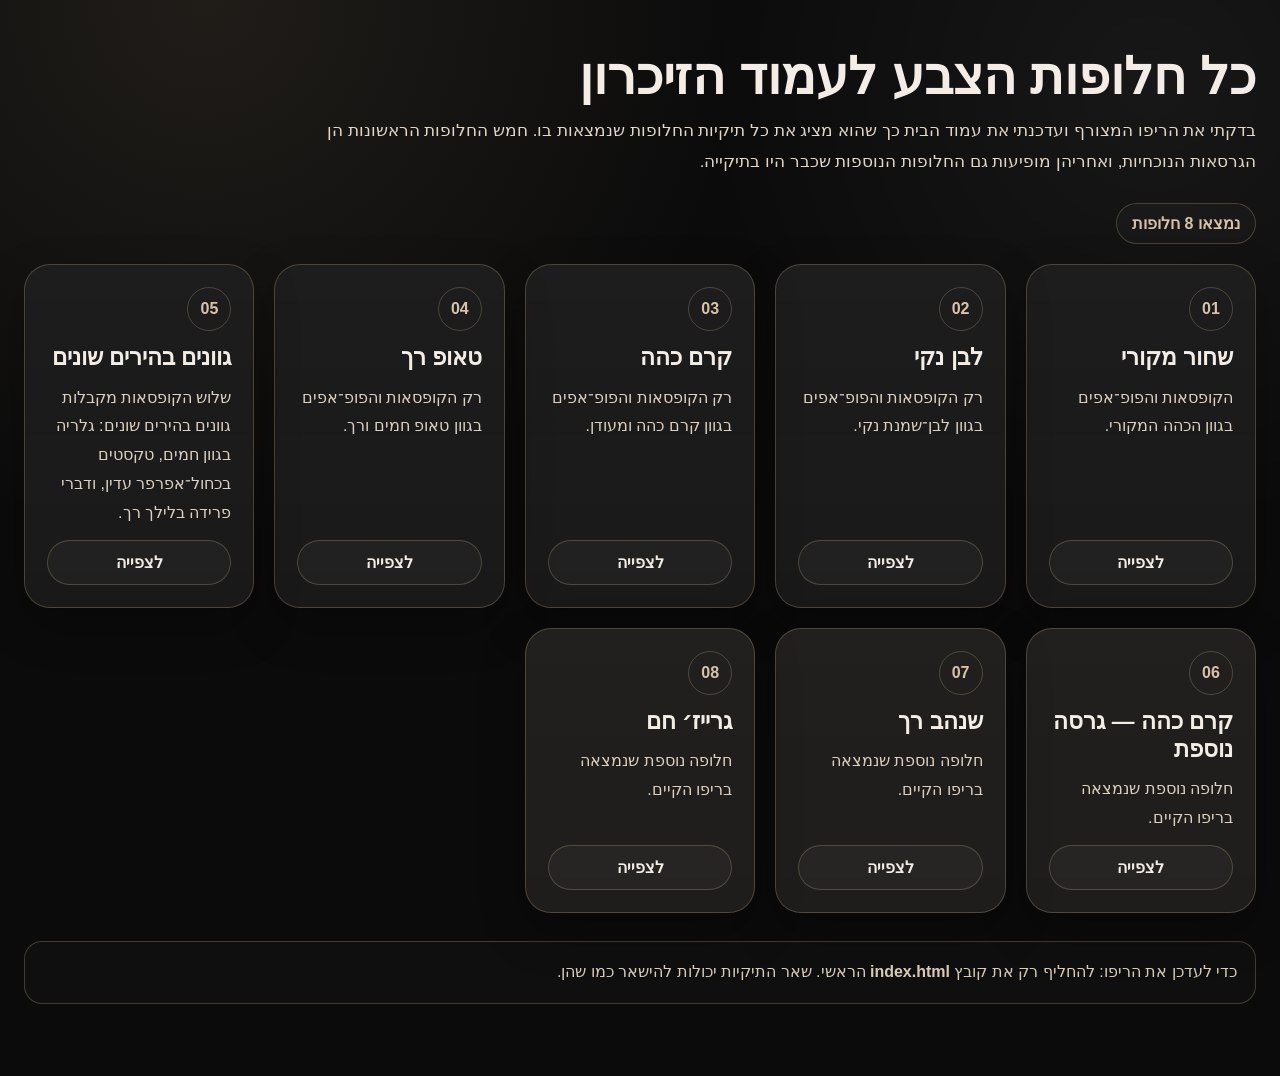
<file: index.html>
<!doctype html>
<html lang="he" dir="rtl">
<head>
  <meta charset="utf-8" />
  <meta name="viewport" content="width=device-width, initial-scale=1" />
  <title>כל חלופות הצבע — עמוד זיכרון</title>
  <style>
    :root {
      --bg:#0b0b0b;
      --panel:#151515;
      --panel2:#1b1a18;
      --line:rgba(214,184,145,.26);
      --text:#f4ede5;
      --soft:#d8c3a8;
      --muted:#bba995;
    }
    * { box-sizing:border-box; }
    html { scroll-behavior:smooth; }
    body {
      margin:0;
      font-family:Assistant, Arial, sans-serif;
      background:
        radial-gradient(circle at 16% 0%, rgba(214,184,145,.10), transparent 34rem),
        radial-gradient(circle at 90% 8%, rgba(255,255,255,.05), transparent 28rem),
        var(--bg);
      color:var(--text);
    }
    .wrap {
      max-width:1280px;
      margin:0 auto;
      padding:48px 24px 72px;
    }
    h1 {
      margin:0 0 10px;
      font-size:clamp(2rem,4vw,3.4rem);
      line-height:1.12;
      font-weight:850;
    }
    .lead {
      max-width:940px;
      color:#e4d7c8;
      line-height:1.85;
      margin:0 0 26px;
      font-size:1.05rem;
    }
    .count {
      display:inline-flex;
      align-items:center;
      gap:.45rem;
      margin:0 0 20px;
      padding:.62rem .95rem;
      border:1px solid var(--line);
      border-radius:999px;
      color:var(--soft);
      background:rgba(255,255,255,.025);
      font-weight:800;
    }
    .grid {
      display:grid;
      grid-template-columns:repeat(auto-fit,minmax(230px,1fr));
      gap:20px;
      align-items:stretch;
    }
    .card {
      background:
        linear-gradient(180deg,rgba(255,255,255,.035),rgba(255,255,255,.015)),
        var(--panel);
      border:1px solid var(--line);
      border-radius:26px;
      padding:22px;
      display:flex;
      flex-direction:column;
      gap:12px;
      min-height:250px;
      box-shadow:0 18px 46px rgba(0,0,0,.28);
    }
    .old-card {
      background:
        linear-gradient(180deg,rgba(255,255,255,.028),rgba(255,255,255,.012)),
        var(--panel2);
    }
    .num {
      inline-size:44px;
      block-size:44px;
      border-radius:50%;
      display:grid;
      place-items:center;
      border:1px solid var(--line);
      color:var(--soft);
      font-weight:850;
      direction:ltr;
    }
    .title {
      font-size:1.42rem;
      line-height:1.25;
      font-weight:850;
    }
    .desc {
      color:#ddd0c0;
      flex:1;
      line-height:1.8;
    }
    .btn {
      display:inline-flex;
      justify-content:center;
      align-items:center;
      padding:12px 18px;
      border-radius:999px;
      border:1px solid var(--line);
      color:var(--text);
      text-decoration:none;
      background:rgba(255,255,255,.03);
      font-weight:850;
    }
    .btn:hover { background:rgba(214,184,145,.08); }
    .note {
      margin-top:28px;
      padding:16px 18px;
      border-radius:18px;
      border:1px solid var(--line);
      background:rgba(255,255,255,.02);
      color:#d9cab8;
      line-height:1.8;
    }
  </style>
</head>
<body>
  <div class="wrap">
    <h1>כל חלופות הצבע לעמוד הזיכרון</h1>
    <p class="lead">בדקתי את הריפו המצורף ועדכנתי את עמוד הבית כך שהוא מציג את כל תיקיות החלופות שנמצאות בו. חמש החלופות הראשונות הן הגרסאות הנוכחיות, ואחריהן מופיעות גם החלופות הנוספות שכבר היו בתיקייה.</p>
    <div class="count">נמצאו 8 חלופות</div>
    <div class="grid">
      <article class="card">
        <div class="num">01</div>
        <div class="title">שחור מקורי</div>
        <div class="desc">הקופסאות והפופ־אפים בגוון הכהה המקורי.</div>
        <a class="btn" href="option-1-original-black/index.html">לצפייה</a>
      </article>
      <article class="card">
        <div class="num">02</div>
        <div class="title">לבן נקי</div>
        <div class="desc">רק הקופסאות והפופ־אפים בגוון לבן־שמנת נקי.</div>
        <a class="btn" href="option-2-clean-white/index.html">לצפייה</a>
      </article>
      <article class="card">
        <div class="num">03</div>
        <div class="title">קרם כהה</div>
        <div class="desc">רק הקופסאות והפופ־אפים בגוון קרם כהה ומעודן.</div>
        <a class="btn" href="option-3-dark-cream/index.html">לצפייה</a>
      </article>
      <article class="card">
        <div class="num">04</div>
        <div class="title">טאופ רך</div>
        <div class="desc">רק הקופסאות והפופ־אפים בגוון טאופ חמים ורך.</div>
        <a class="btn" href="option-4-soft-taupe/index.html">לצפייה</a>
      </article>
      <article class="card">
        <div class="num">05</div>
        <div class="title">גוונים בהירים שונים</div>
        <div class="desc">שלוש הקופסאות מקבלות גוונים בהירים שונים: גלריה בגוון חמים, טקסטים בכחול־אפרפר עדין, ודברי פרידה בלילך רך.</div>
        <a class="btn" href="option-5-light-mixed-boxes/index.html">לצפייה</a>
      </article>
      <article class="card old-card">
        <div class="num">06</div>
        <div class="title">קרם כהה — גרסה נוספת</div>
        <div class="desc">חלופה נוספת שנמצאה בריפו הקיים.</div>
        <a class="btn" href="option-1-dark-cream/index.html">לצפייה</a>
      </article>
      <article class="card old-card">
        <div class="num">07</div>
        <div class="title">שנהב רך</div>
        <div class="desc">חלופה נוספת שנמצאה בריפו הקיים.</div>
        <a class="btn" href="option-3-soft-ivory/index.html">לצפייה</a>
      </article>
      <article class="card old-card">
        <div class="num">08</div>
        <div class="title">גרייז׳ חם</div>
        <div class="desc">חלופה נוספת שנמצאה בריפו הקיים.</div>
        <a class="btn" href="option-4-warm-greige/index.html">לצפייה</a>
      </article>
    </div>
    <div class="note">כדי לעדכן את הריפו: להחליף רק את קובץ <strong>index.html</strong> הראשי. שאר התיקיות יכולות להישאר כמו שהן.</div>
  </div>
</body>
</html>
</file>
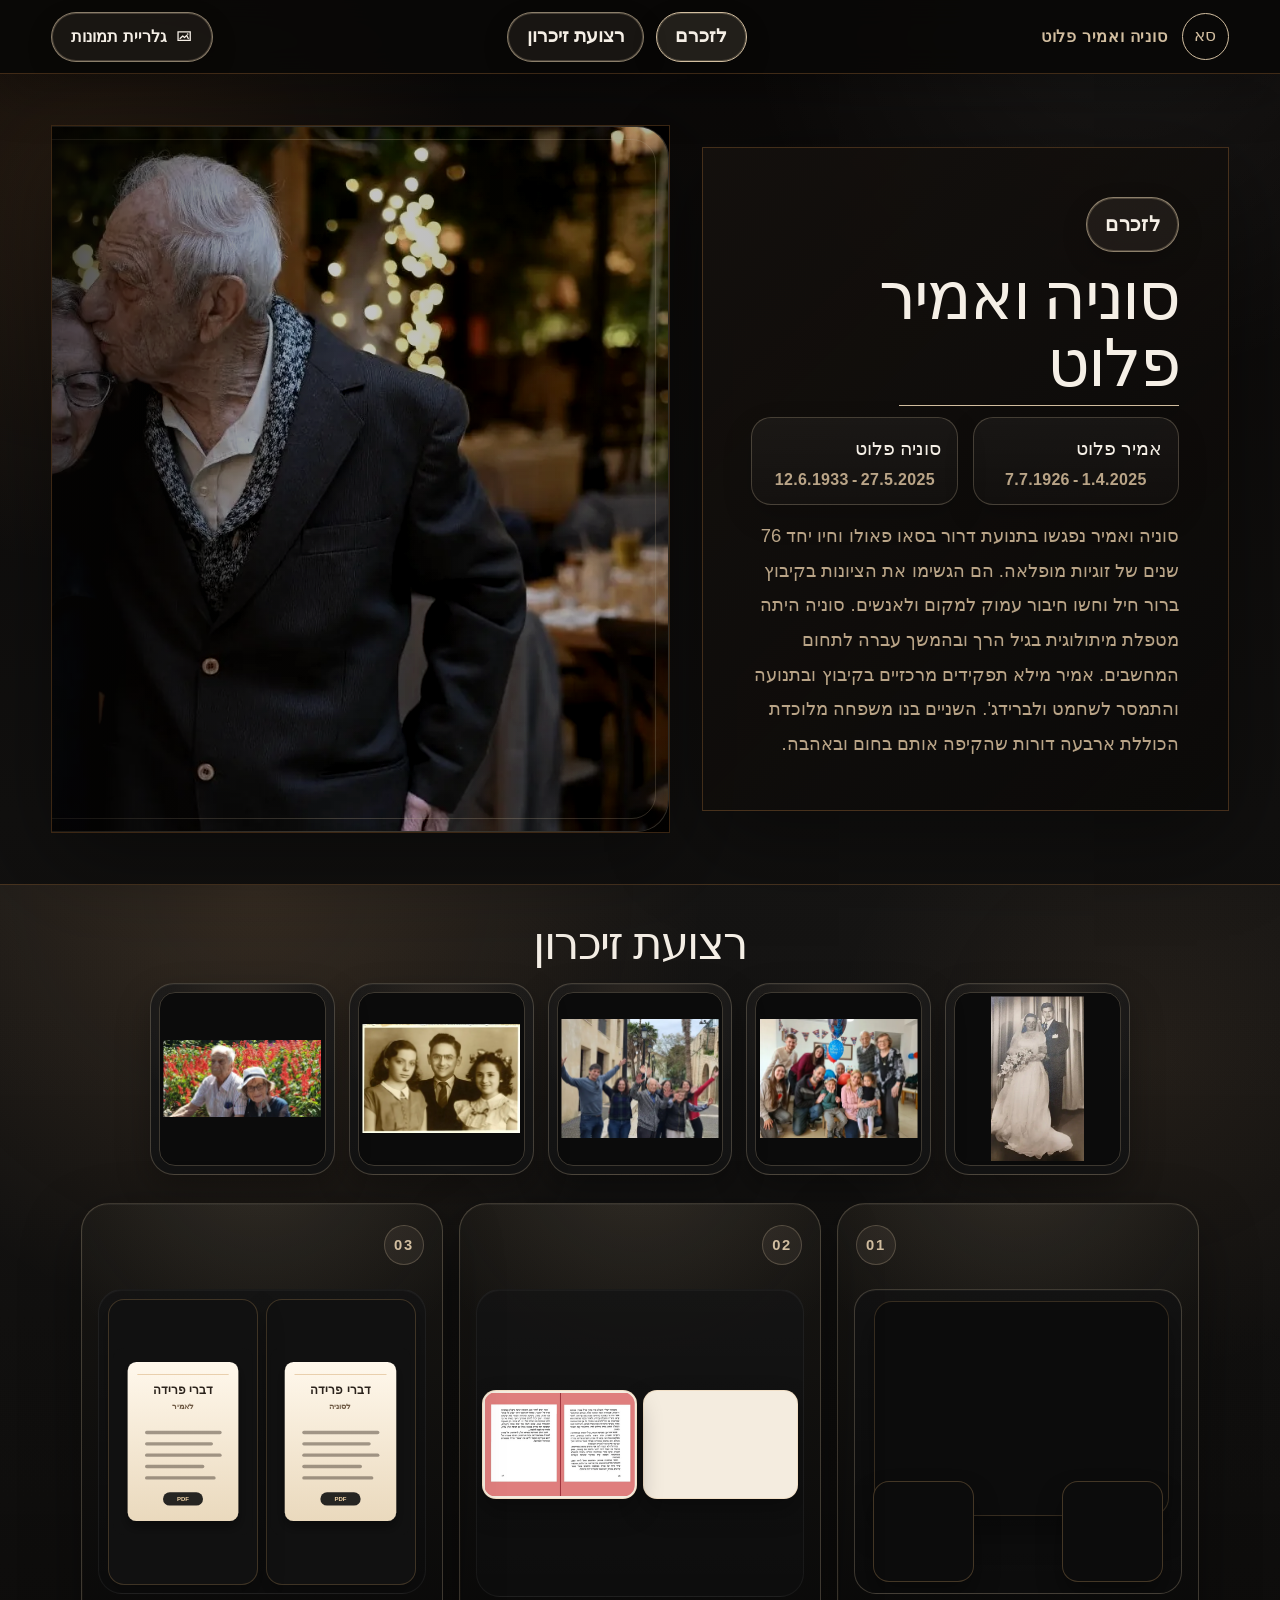
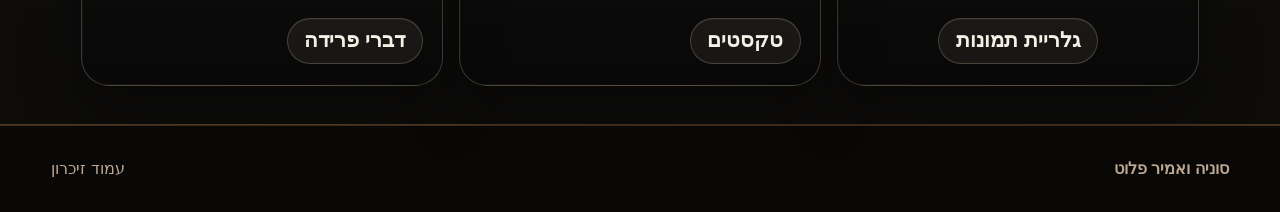
<file: option-1-dark-cream/index.html>
<!DOCTYPE html>
<html dir="rtl" lang="he">
<head>
  <meta charset="utf-8"/>
  <meta name="viewport" content="width=device-width, initial-scale=1"/>
  <title>סוניה ואמיר פלוט — עמוד זיכרון</title>
  <meta name="description" content="סוניה ואמיר נפגשו בתנועת דרור בסאו פאולו וחיו יחד 76 שנים של זוגיות מופלאה. הם הגשימו את הציונות בקיבוץ ברור חיל וחשו חיבור עמוק למקום ולאנשים."/>
  <meta property="og:type" content="website" />
  <meta property="og:title" content="סוניה ואמיר פלוט — עמוד זיכרון" />
  <meta property="og:description" content="סוניה ואמיר נפגשו בתנועת דרור בסאו פאולו וחיו יחד 76 שנים של זוגיות מופלאה. הם הגשימו את הציונות בקיבוץ ברור חיל." />
  <meta property="og:image" content="https://chengolz.github.io/gersh123/assets/shared-webp/photo-24.webp" />
  <meta property="og:url" content="https://chengolz.github.io/gersh123/index.html" />
  <meta name="twitter:card" content="summary_large_image" />
  <meta name="twitter:title" content="סוניה ואמיר פלוט — עמוד זיכרון" />
  <meta name="twitter:description" content="סוניה ואמיר נפגשו בתנועת דרור בסאו פאולו וחיו יחד 76 שנים של זוגיות מופלאה. הם הגשימו את הציונות בקיבוץ ברור חיל." />
  <meta name="twitter:image" content="https://chengolz.github.io/gersh123/assets/shared-webp/photo-24.webp" />
  <link rel="stylesheet" href="assets/css/site.css"/>
  <script defer src="assets/js/site.js"></script>
</head>
<body class="theme-museum final-black-page">
<div class="site-shell">
  <a class="skip-link" href="#main">דילוג לתוכן המרכזי</a>
  <header class="site-header">
    <a class="brand" href="index.html" aria-label="דף הבית">
      <span class="brand-mark">סא</span>
      <span>סוניה ואמיר פלוט</span>
    </a>
    <nav class="site-nav" aria-label="ניווט ראשי">
      <a href="#hero" class="is-active">לזכרם</a>
      <a href="#ribbon">רצועת זיכרון</a>
    </nav>
    <a class="header-cta" href="gallery.html">
      <svg aria-hidden="true" focusable="false" viewBox="0 0 24 24"><path d="M4 6.5h16v11H4z" fill="none" stroke="currentColor" stroke-width="1.7"></path><path d="m6.7 15.2 3.5-3.4 2.3 2.2 2.8-3 2.1 4.2" fill="none" stroke="currentColor" stroke-linecap="round" stroke-linejoin="round" stroke-width="1.7"></path><circle cx="16.6" cy="9.2" fill="currentColor" r="1.1"></circle></svg>
      גלריית תמונות
    </a>
  </header>

  <main id="main" tabindex="-1">
    <section class="museum-hero hero-clean" id="hero" aria-labelledby="hero-title">
      <div class="museum-copy">
        <p class="eyebrow">לזכרם</p>
        <h1 id="hero-title">סוניה ואמיר פלוט</h1>
        <div aria-hidden="true" class="gold-line"></div>
        <div class="date-pair hero-dates-first">
          <div class="date-chip"><strong>אמיר פלוט</strong><span class="date-range" dir="ltr"><time datetime="1926-07-07">7.7.1926</time> - <time datetime="2025-04-01">1.4.2025</time></span></div>
          <div class="date-chip"><strong>סוניה פלוט</strong><span class="date-range" dir="ltr"><time datetime="1933-06-12">12.6.1933</time> - <time datetime="2025-05-27">27.5.2025</time></span></div>
        </div>
        <p class="lead unified-lead">סוניה ואמיר נפגשו בתנועת דרור בסאו פאולו וחיו יחד 76 שנים של זוגיות מופלאה. הם הגשימו את הציונות בקיבוץ ברור חיל וחשו חיבור עמוק למקום ולאנשים. סוניה היתה מטפלת מיתולוגית בגיל הרך ובהמשך עברה לתחום המחשבים. אמיר מילא תפקידים מרכזיים בקיבוץ ובתנועה והתמסר לשחמט ולברידג'. השניים בנו משפחה מלוכדת הכוללת ארבעה דורות שהקיפה אותם בחום ובאהבה.</p>
      </div>
      <div class="museum-cover">
        <figure class="photo-cover hero-photo ornate-frame" data-full="assets/shared-webp/photo-24.webp" tabindex="0" role="button" aria-label="הגדל תמונה: סוניה ואמיר יחד">
          <img src="assets/shared-webp/photo-24.webp" alt="סוניה ואמיר יחד" width="1275" height="866" loading="eager" decoding="async"/></figure>
</div>
    </section>

    <section id="ribbon" class="section ribbon-cards-section memory-hub-section" aria-labelledby="ribbon-title">
      <div class="container">
        <div class="section-heading">
          <h2 id="ribbon-title" class="section-title">רצועת זיכרון</h2>
        </div>
        <ul class="memory-strip-photos" aria-label="תמונות נבחרות מתוך האלבום">
          <li class="memory-strip-item"><figure class="memory-photo-small memory-item ornate-frame photo-cover" data-full="assets/shared-webp/photo-14.webp" tabindex="0" role="button" aria-label="הגדל תמונה: תמונת חתונה של סוניה ואמיר">
            <img src="assets/thumbs-webp/photo-14.webp" alt="תמונת חתונה של סוניה ואמיר" width="360" height="640" loading="lazy" decoding="async"/>
          </figure></li>
          <li class="memory-strip-item"><figure class="memory-photo-small memory-item ornate-frame photo-cover" data-full="assets/shared-webp/photo-11.webp" tabindex="0" role="button" aria-label="הגדל תמונה: מפגש משפחתי רחב">
            <img src="assets/thumbs-webp/photo-11.webp" alt="מפגש משפחתי רחב" width="640" height="480" loading="lazy" decoding="async"/>
          </figure></li>
          <li class="memory-strip-item"><figure class="memory-photo-small memory-item ornate-frame photo-cover" data-full="assets/shared-webp/photo-17.webp" tabindex="0" role="button" aria-label="הגדל תמונה: משפחה מטיילת יחד">
            <img src="assets/thumbs-webp/photo-17.webp" alt="משפחה מטיילת יחד" width="640" height="480" loading="lazy" decoding="async"/>
          </figure></li>
          <li class="memory-strip-item"><figure class="memory-photo-small memory-item ornate-frame photo-cover" data-full="assets/shared-webp/photo-19.webp" tabindex="0" role="button" aria-label="הגדל תמונה: דיוקן משפחתי ישן">
            <img src="assets/thumbs-webp/photo-19.webp" alt="דיוקן משפחתי ישן" width="640" height="443" loading="lazy" decoding="async"/>
          </figure></li>
          <li class="memory-strip-item"><figure class="memory-photo-small memory-item ornate-frame photo-cover" data-full="assets/shared-webp/photo-10.webp" tabindex="0" role="button" aria-label="הגדל תמונה: סוניה ואמיר בטיול משותף">
            <img src="assets/thumbs-webp/photo-10.webp" alt="סוניה ואמיר בטיול משותף" width="640" height="502" loading="lazy" decoding="async"/>
          </figure></li>
        </ul>

        <div class="memory-actions-center atelier-ribbon-grid" aria-label="קישורים מרכזיים">
          <a class="memory-tile action-tile memory-item atelier-card atelier-gallery-card" href="gallery.html">
            <div class="atelier-card-top">
              <span class="atelier-index" aria-hidden="true">01</span>
            </div>
            <div class="atelier-preview atelier-gallery-preview" aria-hidden="true">
              <img class="atelier-gallery-main" src="assets/thumbs-webp/photo-18.webp" alt="" width="640" height="464" loading="lazy" decoding="async"/>
              <img class="atelier-gallery-thumb thumb-a" src="assets/thumbs-webp/photo-20.webp" alt="" width="640" height="435" loading="lazy" decoding="async"/>
              <img class="atelier-gallery-thumb thumb-b" src="assets/thumbs-webp/photo-21.webp" alt="" width="640" height="480" loading="lazy" decoding="async"/>
            </div>
            <div class="atelier-card-bottom">
              <span class="atelier-card-title">גלריית תמונות</span>
            </div>
          </a>

          <button type="button" class="memory-tile action-tile memory-item atelier-card atelier-texts-card" data-modal-target="texts-modal" aria-controls="texts-modal" aria-expanded="false">
            <div class="atelier-card-top">
              <span class="atelier-index" aria-hidden="true">02</span>
            </div>
            <div class="atelier-preview atelier-pages-preview" aria-hidden="true">
              <img src="assets/texts/photo-25.webp" alt="" width="1040" height="720" loading="lazy" decoding="async"/>
              <img src="assets/texts/photo-26.webp" alt="" width="1040" height="720" loading="lazy" decoding="async"/>
            </div>
            <div class="atelier-card-bottom">
              <span class="atelier-card-title">טקסטים</span>
            </div>
          </button>

          <button type="button" class="memory-tile action-tile memory-item atelier-card atelier-farewell-card" data-modal-target="farewell-modal" aria-controls="farewell-modal" aria-expanded="false">
            <div class="atelier-card-top">
              <span class="atelier-index" aria-hidden="true">03</span>
            </div>
            <div class="atelier-preview atelier-docs-preview" aria-hidden="true">
              <img class="doc-a" src="assets/docs/farewell-sonia-preview.svg" alt="" width="420" height="560" loading="lazy" decoding="async"/>
              <img class="doc-b" src="assets/docs/farewell-amir-preview.svg" alt="" width="420" height="560" loading="lazy" decoding="async"/>
            </div>
            <div class="atelier-card-bottom">
              <span class="atelier-card-title">דברי פרידה</span>
            </div>
          </button>
        </div></div>
    </section>
  </main>

  <footer class="footer">
    <div class="footer-inner">
      <strong>סוניה ואמיר פלוט</strong>
      <span>עמוד זיכרון</span>
    </div>
  </footer>
  <dialog class="memory-modal" id="texts-modal" aria-labelledby="texts-title">
    <div class="memory-modal-dialog" role="dialog" aria-modal="true" aria-labelledby="texts-title">
      <button type="button" class="memory-modal-close" data-modal-close aria-label="סגירה"><svg aria-hidden="true" fill="none" viewBox="0 0 24 24"><path d="M6 6l12 12M18 6 6 18" stroke="currentColor" stroke-linecap="round" stroke-width="2"></path></svg></button>
      <div class="memory-modal-head"><h3 id="texts-title">טקסטים</h3></div>
      <div class="memory-modal-grid writings-modal-grid">
        <figure class="photo-frame photo-contain ornate-frame writing-card" data-full="assets/texts/photo-25.webp" tabindex="0" role="button" aria-label="הגדל תמונה: מכתביו עמוד ראשון"><img src="assets/texts/photo-25.webp" alt="מכתביו עמוד ראשון" width="640" height="443" loading="lazy" decoding="async"/><figcaption class="caption-bar"><strong>מכתביו</strong><span>עמוד ראשון</span></figcaption></figure>
        <figure class="photo-frame photo-contain ornate-frame writing-card" data-full="assets/texts/photo-26.webp" tabindex="0" role="button" aria-label="הגדל תמונה: מכתביו עמוד שני"><img src="assets/texts/photo-26.webp" alt="מכתביו עמוד שני" width="640" height="443" loading="lazy" decoding="async"/><figcaption class="caption-bar"><strong>מכתביו</strong><span>עמוד שני</span></figcaption></figure>
      </div>
    
      <div class="transcript-tools" data-transcript-wrapper>
        <button type="button" class="transcript-toggle" data-transcript-toggle aria-expanded="false" aria-controls="letters-transcript">
          הצג טקסט מוקלד
        </button>
        <div class="transcript-panel" id="letters-transcript" hidden>
          <h4>תעתיק נגיש לעמודים המוצגים</h4>
          <p><strong>אמיר פלוט</strong> — חבר בקיבוץ ברור חיל. בוגר תנועת “דרור” בברזיל. עלה לארץ בשנת 1952 ומאז מילא שורה של תפקידים במסגרת הקיבוץ והתנועה הקיבוצית. יצא מטעם התנועה והמדינה לשליחויות רבות ברחבי העולם.</p>
          <p><strong>תמיד בתנועה</strong> — ספר אוטוביוגרפי המשקף את החוויה הקולקטיבית של דור השומר הצעיר, בין ההורים במזרח אירופה לבין הבנים “הצברים”. הספר מתאר את התנועה ההתיישבותית בברזיל ובארץ בצורה מרתקת, חיננית, לעיתים בגעגועים, לעיתים במעט אירוניה, וכל הזמן בהרבה אהבה.</p>
          <p><strong>תמיד בתנועה — יומן אישי במסע הציוני.</strong></p>
        </div>
      </div>

    </div>
  </dialog>

  <dialog class="memory-modal" id="farewell-modal" aria-labelledby="farewell-title">
    <div class="memory-modal-dialog" role="dialog" aria-modal="true" aria-labelledby="farewell-title">
      <button type="button" class="memory-modal-close" data-modal-close aria-label="סגירה"><svg aria-hidden="true" fill="none" viewBox="0 0 24 24"><path d="M6 6l12 12M18 6 6 18" stroke="currentColor" stroke-linecap="round" stroke-width="2"></path></svg></button>
      <div class="memory-modal-head"><h3 id="farewell-title">דברי פרידה</h3></div>
      <div class="memory-modal-grid doc-grid modal-doc-grid">
        <a class="doc-card refined-card" href="assets/docs/farewell-sonia.pdf" target="_blank" rel="noopener noreferrer">
          <span class="doc-ico"><svg aria-hidden="true" focusable="false" viewBox="0 0 24 24"><path d="M6 3.5h8l4 4v13H6z" fill="none" stroke="currentColor" stroke-width="1.7"></path><path d="M14 3.5v4h4M8.5 12h7M8.5 15h7M8.5 18h4" fill="none" stroke="currentColor" stroke-linecap="round" stroke-width="1.7"></path></svg></span>
          <strong>דברי פרידה לסוניה</strong>
          <h3>אורלי בתה</h3>
          <p>לפתיחת המסמך המלא</p>
        </a>
        <a class="doc-card refined-card" href="assets/docs/farewell-amir.pdf" target="_blank" rel="noopener noreferrer">
          <span class="doc-ico"><svg aria-hidden="true" focusable="false" viewBox="0 0 24 24"><path d="M6 3.5h8l4 4v13H6z" fill="none" stroke="currentColor" stroke-width="1.7"></path><path d="M14 3.5v4h4M8.5 12h7M8.5 15h7M8.5 18h4" fill="none" stroke="currentColor" stroke-linecap="round" stroke-width="1.7"></path></svg></span>
          <strong>דברי פרידה לאמיר</strong>
          <h3>עודד בנו</h3>
          <p>לפתיחת המסמך המלא</p>
        </a>
      </div>
    </div>
  </dialog>

  <dialog class="lightbox" data-lightbox aria-label="תצוגת תמונה מוגדלת">
    <button type="button" class="lightbox-close" data-lightbox-close aria-label="סגירת תמונה">
      <svg aria-hidden="true" fill="none" viewBox="0 0 24 24"><path d="M6 6l12 12M18 6 6 18" stroke="currentColor" stroke-linecap="round" stroke-width="2"></path></svg>
    </button>
    <img data-lightbox-img alt="תמונה מוגדלת מתוך אלבום הזיכרון" loading="lazy" decoding="async"/>
  </dialog>

  <button type="button" class="back-to-top" data-back-to-top aria-label="חזרה לראש העמוד">
    <span aria-hidden="true">↑</span>
  </button>

</div>
</body>
</html>
</file>
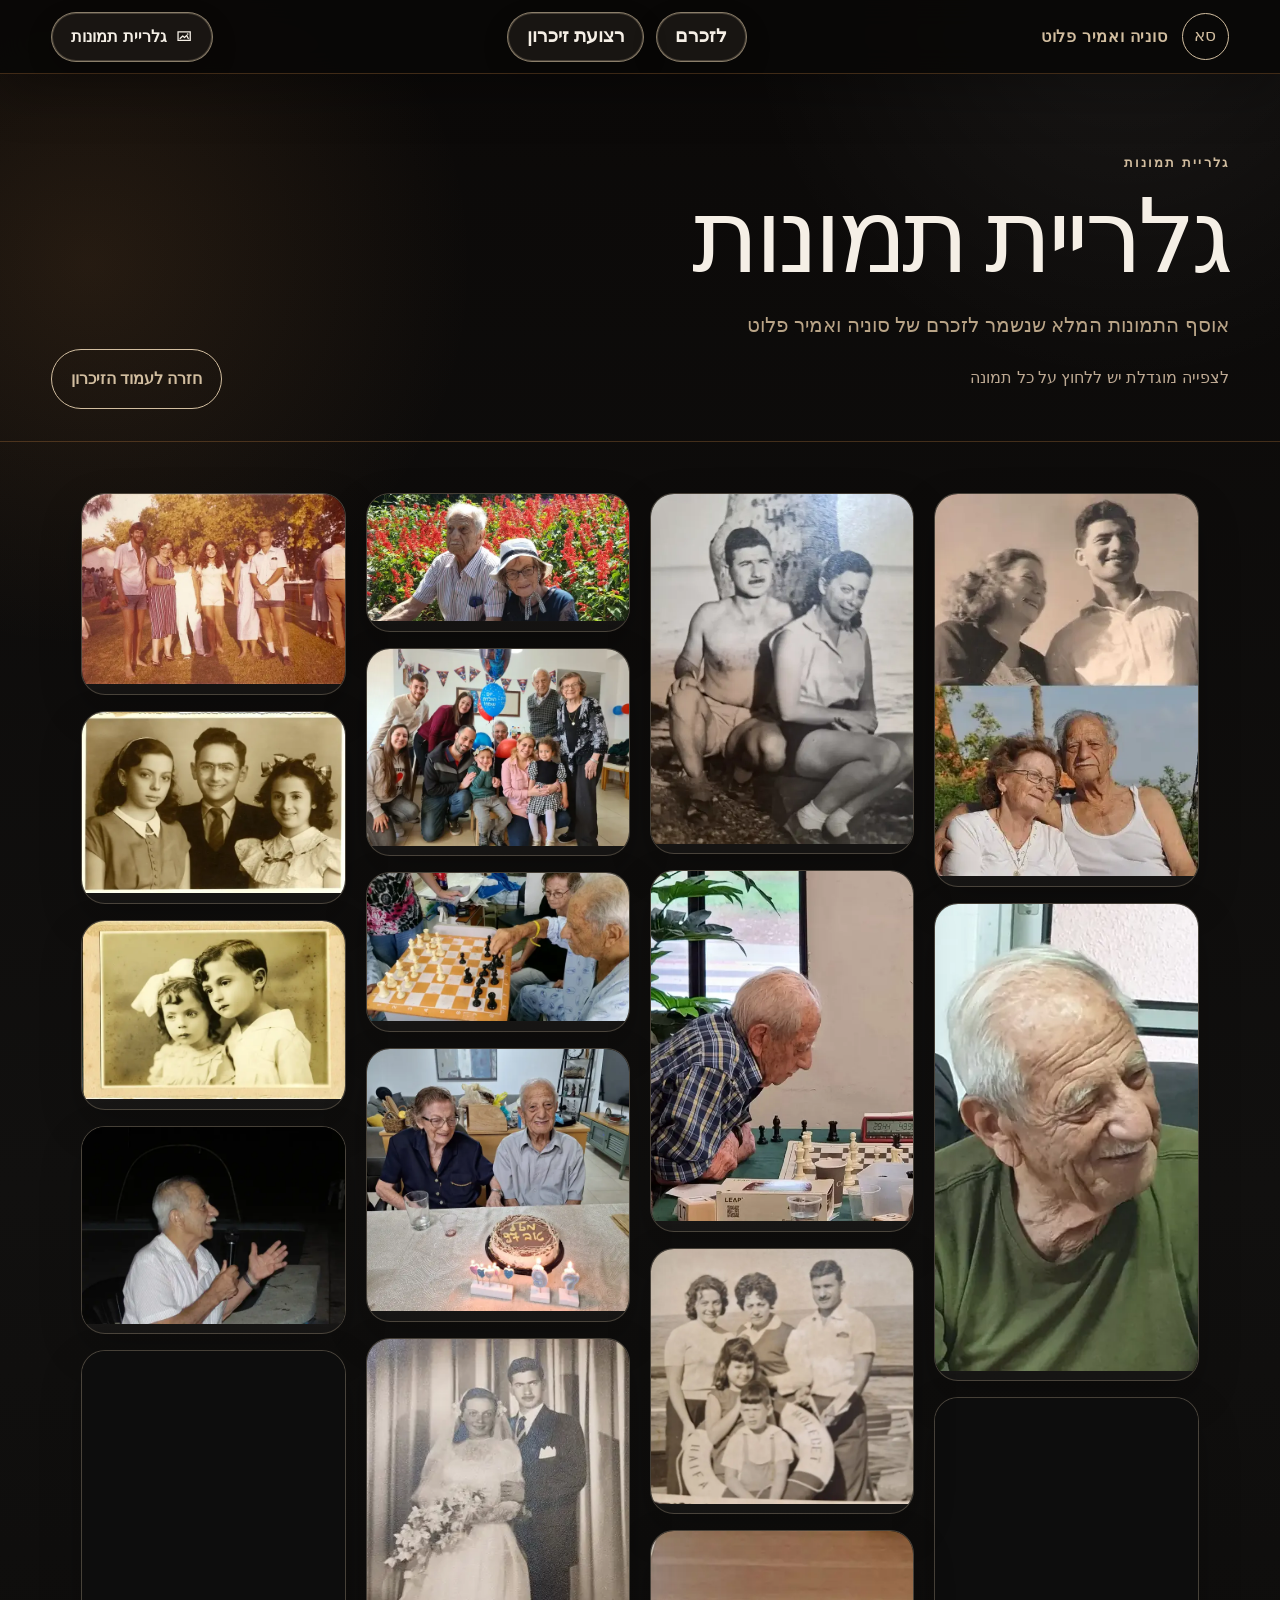
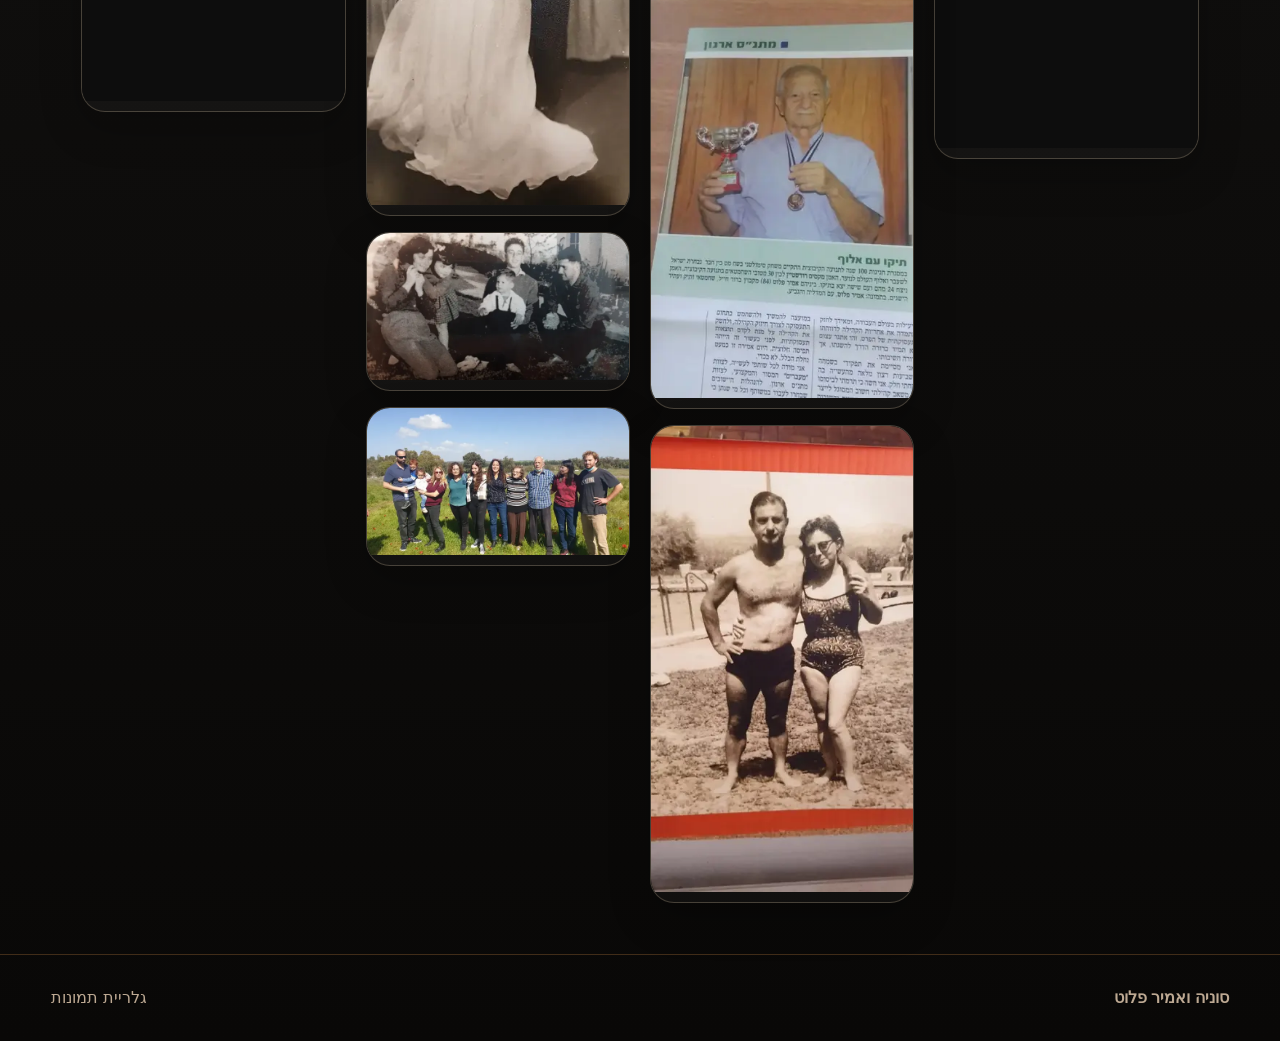
<file: option-1-dark-cream/gallery.html>
<!DOCTYPE html>
<html dir="rtl" lang="he">
<head>
  <meta charset="utf-8"/>
  <meta name="viewport" content="width=device-width, initial-scale=1"/>
  <title>סוניה ואמיר פלוט — גלריית תמונות</title>
  <meta name="description" content="גלריית התמונות המלאה מתוך עמוד הזיכרון של סוניה ואמיר פלוט."/>
  <meta property="og:type" content="website" />
  <meta property="og:title" content="סוניה ואמיר פלוט — גלריית תמונות" />
  <meta property="og:description" content="גלריית התמונות המלאה מתוך עמוד הזיכרון של סוניה ואמיר פלוט." />
  <meta property="og:image" content="https://chengolz.github.io/gersh123/assets/shared-webp/photo-24.webp" />
  <meta property="og:url" content="https://chengolz.github.io/gersh123/gallery.html" />
  <meta name="twitter:card" content="summary_large_image" />
  <meta name="twitter:title" content="סוניה ואמיר פלוט — גלריית תמונות" />
  <meta name="twitter:description" content="גלריית התמונות המלאה מתוך עמוד הזיכרון של סוניה ואמיר פלוט." />
  <meta name="twitter:image" content="https://chengolz.github.io/gersh123/assets/shared-webp/photo-24.webp" />
  <link rel="stylesheet" href="assets/css/site.css"/>
  <script defer src="assets/js/site.js"></script>
</head>
<body class="theme-museum final-black-page">
<div class="site-shell">
  <a class="skip-link" href="#main">דילוג לתוכן המרכזי</a>

  <header class="site-header">
    <a class="brand" href="index.html" aria-label="דף הבית">
      <span class="brand-mark">סא</span>
      <span>סוניה ואמיר פלוט</span>
    </a>
    <nav class="site-nav" aria-label="ניווט ראשי">
      <a href="index.html#hero">לזכרם</a>
      <a href="index.html#ribbon">רצועת זיכרון</a>
    </nav>
    <a class="header-cta" href="gallery.html" aria-current="page">
      <svg aria-hidden="true" focusable="false" viewBox="0 0 24 24"><path d="M4 6.5h16v11H4z" fill="none" stroke="currentColor" stroke-width="1.7"></path><path d="m6.7 15.2 3.5-3.4 2.3 2.2 2.8-3 2.1 4.2" fill="none" stroke="currentColor" stroke-linecap="round" stroke-linejoin="round" stroke-width="1.7"></path><circle cx="16.6" cy="9.2" fill="currentColor" r="1.1"></circle></svg>
      גלריית תמונות
    </a>
  </header>

  <main id="main" tabindex="-1">
    <section class="gallery-hero clean-gallery-hero">
      <div class="gallery-hero-inner">
        <div>
          <p class="eyebrow">גלריית תמונות</p>
          <h1>גלריית תמונות</h1>
          <p class="lead">אוסף התמונות המלא שנשמר לזכרם של סוניה ואמיר פלוט</p>
          <p class="muted">לצפייה מוגדלת יש ללחוץ על כל תמונה</p>
        </div>
        <div class="gallery-actions">
          <a class="btn secondary" href="index.html">חזרה לעמוד הזיכרון</a>
        </div>
      </div>
    </section>

    <section aria-label="גלריית תמונות מלאה" class="container gallery-masonry refined-gallery-masonry">
      <figure class="gallery-card memory-item refined-gallery-card" data-full="assets/shared-webp/photo-01.webp" tabindex="0" role="button" aria-label="הגדל תמונה: סוניה ואמיר בראשית הדרך"><img src="assets/thumbs-webp/photo-01.webp" alt="סוניה ואמיר בראשית הדרך" width="439" height="640" loading="eager" decoding="async"/></figure>
      <figure class="gallery-card memory-item refined-gallery-card" data-full="assets/shared-webp/photo-02.webp" tabindex="0" role="button" aria-label="הגדל תמונה: דיוקן של אמיר"><img src="assets/thumbs-webp/photo-02.webp" alt="דיוקן של אמיר" width="360" height="640" loading="eager" decoding="async"/></figure>
      <figure class="gallery-card memory-item refined-gallery-card" data-full="assets/shared-webp/photo-03.webp" tabindex="0" role="button" aria-label="הגדל תמונה: אמיר בשבילי הקיבוץ"><img src="assets/thumbs-webp/photo-03.webp" alt="אמיר בשבילי הקיבוץ" width="480" height="640" loading="eager" decoding="async"/></figure>
      <figure class="gallery-card memory-item refined-gallery-card" data-full="assets/shared-webp/photo-04.webp" tabindex="0" role="button" aria-label="הגדל תמונה: סוניה ואמיר יחד בבית"><img src="assets/thumbs-webp/photo-04.webp" alt="סוניה ואמיר יחד בבית" width="360" height="640" loading="eager" decoding="async"/></figure>
      <figure class="gallery-card memory-item refined-gallery-card" data-full="assets/shared-webp/photo-05.webp" tabindex="0" role="button" aria-label="הגדל תמונה: תמונה ישנה של סוניה ואמיר"><img src="assets/thumbs-webp/photo-05.webp" alt="תמונה ישנה של סוניה ואמיר" width="480" height="640" loading="eager" decoding="async"/></figure>
      <figure class="gallery-card memory-item refined-gallery-card" data-full="assets/shared-webp/photo-06.webp" tabindex="0" role="button" aria-label="הגדל תמונה: אמיר במשחק שחמט"><img src="assets/thumbs-webp/photo-06.webp" alt="אמיר במשחק שחמט" width="480" height="640" loading="eager" decoding="async"/></figure>
      <figure class="gallery-card memory-item refined-gallery-card" data-full="assets/shared-webp/photo-07.webp" tabindex="0" role="button" aria-label="הגדל תמונה: צילום משפחתי ותיק"><img src="assets/thumbs-webp/photo-07.webp" alt="צילום משפחתי ותיק" width="640" height="622" loading="lazy" decoding="async"/></figure>
      <figure class="gallery-card memory-item refined-gallery-card" data-full="assets/shared-webp/photo-08.webp" tabindex="0" role="button" aria-label="הגדל תמונה: פריט זיכרון על אמיר"><img src="assets/thumbs-webp/photo-08.webp" alt="פריט זיכרון על אמיר" width="360" height="640" loading="lazy" decoding="async"/></figure>
      <figure class="gallery-card memory-item refined-gallery-card" data-full="assets/shared-webp/photo-09.webp" tabindex="0" role="button" aria-label="הגדל תמונה: אמיר וסוניה בצעירותם"><img src="assets/thumbs-webp/photo-09.webp" alt="אמיר וסוניה בצעירותם" width="360" height="640" loading="lazy" decoding="async"/></figure>
      <figure class="gallery-card memory-item refined-gallery-card" data-full="assets/shared-webp/photo-10.webp" tabindex="0" role="button" aria-label="הגדל תמונה: סוניה ואמיר בטיול בין פרחים"><img src="assets/thumbs-webp/photo-10.webp" alt="סוניה ואמיר בטיול בין פרחים" width="640" height="311" loading="lazy" decoding="async"/></figure>
      <figure class="gallery-card memory-item refined-gallery-card" data-full="assets/shared-webp/photo-11.webp" tabindex="0" role="button" aria-label="הגדל תמונה: מפגש משפחתי רחב"><img src="assets/thumbs-webp/photo-11.webp" alt="מפגש משפחתי רחב" width="640" height="480" loading="lazy" decoding="async"/></figure>
      <figure class="gallery-card memory-item refined-gallery-card" data-full="assets/shared-webp/photo-12.webp" tabindex="0" role="button" aria-label="הגדל תמונה: משחק שחמט משפחתי"><img src="assets/thumbs-webp/photo-12.webp" alt="משחק שחמט משפחתי" width="640" height="360" loading="lazy" decoding="async"/></figure>
      <figure class="gallery-card memory-item refined-gallery-card" data-full="assets/shared-webp/photo-13.webp" tabindex="0" role="button" aria-label="הגדל תמונה: סוניה ואמיר בחגיגה משפחתית"><img src="assets/thumbs-webp/photo-13.webp" alt="סוניה ואמיר בחגיגה משפחתית" width="640" height="640" loading="lazy" decoding="async"/></figure>
      <figure class="gallery-card memory-item refined-gallery-card" data-full="assets/shared-webp/photo-14.webp" tabindex="0" role="button" aria-label="הגדל תמונה: תמונת חתונה של סוניה ואמיר"><img src="assets/thumbs-webp/photo-14.webp" alt="תמונת חתונה של סוניה ואמיר" width="360" height="640" loading="lazy" decoding="async"/></figure>
      <figure class="gallery-card memory-item refined-gallery-card" data-full="assets/shared-webp/photo-15.webp" tabindex="0" role="button" aria-label="הגדל תמונה: זיכרון משפחתי מהעבר"><img src="assets/thumbs-webp/photo-15.webp" alt="זיכרון משפחתי מהעבר" width="640" height="360" loading="lazy" decoding="async"/></figure>
      <figure class="gallery-card memory-item refined-gallery-card" data-full="assets/shared-webp/photo-16.webp" tabindex="0" role="button" aria-label="הגדל תמונה: משפחה בדרך משותפת"><img src="assets/thumbs-webp/photo-16.webp" alt="משפחה בדרך משותפת" width="640" height="360" loading="lazy" decoding="async"/></figure>
      <figure class="gallery-card memory-item refined-gallery-card" data-full="assets/shared-webp/photo-17.webp" tabindex="0" role="button" aria-label="הגדל תמונה: משפחה מטיילת יחד"><img src="assets/thumbs-webp/photo-17.webp" alt="משפחה מטיילת יחד" width="640" height="480" loading="lazy" decoding="async"/></figure>
      <figure class="gallery-card memory-item refined-gallery-card" data-full="assets/shared-webp/photo-18.webp" tabindex="0" role="button" aria-label="הגדל תמונה: צילום משפחתי ישן בצבע"><img src="assets/thumbs-webp/photo-18.webp" alt="צילום משפחתי ישן בצבע" width="640" height="464" loading="lazy" decoding="async"/></figure>
      <figure class="gallery-card memory-item refined-gallery-card" data-full="assets/shared-webp/photo-19.webp" tabindex="0" role="button" aria-label="הגדל תמונה: דיוקן משפחתי ישן"><img src="assets/thumbs-webp/photo-19.webp" alt="דיוקן משפחתי ישן" width="640" height="443" loading="lazy" decoding="async"/></figure>
      <figure class="gallery-card memory-item refined-gallery-card" data-full="assets/shared-webp/photo-20.webp" tabindex="0" role="button" aria-label="הגדל תמונה: תמונת ילדים משפחתית ישנה"><img src="assets/thumbs-webp/photo-20.webp" alt="תמונת ילדים משפחתית ישנה" width="640" height="435" loading="lazy" decoding="async"/></figure>
      <figure class="gallery-card memory-item refined-gallery-card" data-full="assets/shared-webp/photo-21.webp" tabindex="0" role="button" aria-label="הגדל תמונה: אמיר בשיחה"><img src="assets/thumbs-webp/photo-21.webp" alt="אמיר בשיחה" width="640" height="480" loading="lazy" decoding="async"/></figure>
      <figure class="gallery-card memory-item refined-gallery-card" data-full="assets/shared-webp/photo-22.webp" tabindex="0" role="button" aria-label="הגדל תמונה: דף זיכרון מקיבוץ ברור חיל"><img src="assets/thumbs-webp/photo-22.webp" alt="דף זיכרון מקיבוץ ברור חיל" width="480" height="640" loading="lazy" decoding="async"/></figure>
      <figure class="gallery-card memory-item refined-gallery-card" data-full="assets/shared-webp/photo-23.webp" tabindex="0" role="button" aria-label="הגדל תמונה: אמיר עם תעודת הוקרה"><img src="assets/thumbs-webp/photo-23.webp" alt="אמיר עם תעודת הוקרה" width="480" height="640" loading="lazy" decoding="async"/></figure>
      <figure class="gallery-card memory-item refined-gallery-card" data-full="assets/shared-webp/photo-24.webp" tabindex="0" role="button" aria-label="הגדל תמונה: סוניה ואמיר יחד באירוע משפחתי"><img src="assets/thumbs-webp/photo-24.webp" alt="סוניה ואמיר יחד באירוע משפחתי" width="640" height="435" loading="lazy" decoding="async"/></figure>
    </section>
  </main>

  <footer class="footer">
    <div class="footer-inner">
      <strong>סוניה ואמיר פלוט</strong>
      <span>גלריית תמונות</span>
    </div>
  </footer>

  <dialog class="lightbox" data-lightbox aria-label="תצוגת תמונה מוגדלת">
    <button type="button" class="lightbox-close" data-lightbox-close aria-label="סגירת תמונה">
      <svg aria-hidden="true" fill="none" viewBox="0 0 24 24"><path d="M6 6l12 12M18 6 6 18" stroke="currentColor" stroke-linecap="round" stroke-width="2"></path></svg>
    </button>
    <img data-lightbox-img alt="תמונה מוגדלת מתוך אלבום הזיכרון" loading="lazy" decoding="async"/>
  </dialog>

  <button type="button" class="back-to-top" data-back-to-top aria-label="חזרה לראש העמוד">
    <span aria-hidden="true">↑</span>
  </button>

</div>
</body>
</html>
</file>
<file: option-1-dark-cream/assets/css/site.css>
:root{
  color-scheme: dark;
  --serif: Georgia, 'Times New Roman', serif;
  --sans: Arial, 'Segoe UI', sans-serif;
  --pad: clamp(1rem, 4vw, 4.5rem);
  --content: 1220px;
  --radius: 24px;
  --radius-lg: 38px;
  --shadow: 0 26px 90px rgba(0,0,0,.42);
}
*{box-sizing:border-box}
html{scroll-behavior:smooth;scroll-padding-top:100px}
html.has-lightbox{overflow:hidden}
body{margin:0;direction:rtl;text-align:right;font-family:var(--sans);line-height:1.78;background:var(--bg);color:var(--text);overflow-x:hidden}
a{color:inherit;text-decoration:none}
img{display:block;max-inline-size:100%;block-size:auto}
button{font:inherit;color:inherit}
svg{inline-size:1.12em;block-size:1.12em;vertical-align:-.18em}
.skip-link{position:absolute;inset-block-start:.8rem;inset-inline-start:.8rem;z-index:1000;transform:translateY(-160%);padding:.75rem 1rem;border-radius:999px;background:#fff;color:#111;transition:transform .18s ease}.skip-link:focus{transform:translateY(0)}
.site-shell{min-block-size:100vh;background:var(--texture)}
.site-header{position:sticky;inset-block-start:0;z-index:60;display:grid;grid-template-columns:auto 1fr auto;gap:1rem;align-items:center;padding-block:.78rem;padding-inline:var(--pad);border-block-end:1px solid var(--line);background:rgba(var(--header-rgb),.94);backdrop-filter:blur(14px);box-shadow:0 18px 50px rgba(0,0,0,.28)}
.brand{display:inline-flex;align-items:center;gap:.82rem;color:var(--accent);font-weight:900;letter-spacing:.04em;white-space:nowrap}.brand-mark{inline-size:2.95rem;block-size:2.95rem;display:grid;place-items:center;border:1px solid currentColor;border-radius:50%;font-family:var(--serif);font-weight:400;letter-spacing:0}.brand small{display:block;color:var(--muted);font-size:.72rem;font-weight:700;letter-spacing:0;line-height:1.2}.site-nav{display:flex;justify-content:center;align-items:center;gap:clamp(.65rem,2vw,2rem);color:var(--muted);font-weight:800}.site-nav a{position:relative;padding:.48rem .08rem}.site-nav a::after{content:'';position:absolute;inset-inline:0;inset-block-end:.16rem;block-size:1px;background:currentColor;transform:scaleX(0);transform-origin:center;transition:transform .2s ease}.site-nav a:hover::after,.site-nav .is-active::after{transform:scaleX(1)}.header-cta{display:inline-flex;align-items:center;gap:.5rem;border:1px solid var(--accent);padding:.78rem 1rem;border-radius:999px;color:var(--accent);font-weight:900;background:rgba(255,255,255,.025)}.header-cta:hover{background:var(--accent);color:var(--btn-text)}
.container{max-inline-size:var(--content);margin-inline:auto;padding-inline:var(--pad)}
.section{padding-block:clamp(4.2rem,8vw,7.5rem)}
.eyebrow{margin:0 0 .6rem;color:var(--accent);font-weight:900;letter-spacing:.16em;text-transform:uppercase;font-size:.82rem}
h1,h2,h3,p{margin-block-start:0}h1,h2,h3{font-family:var(--serif);font-weight:500;line-height:1.05}h1{font-size:clamp(3.7rem,8vw,8rem);letter-spacing:-.045em;margin-block-end:1rem}h2{font-size:clamp(2.4rem,5vw,5.4rem);letter-spacing:-.035em;margin-block-end:1rem}h3{font-size:clamp(1.4rem,2vw,2.1rem);margin-block-end:.55rem}.lead{font-size:clamp(1.06rem,1.6vw,1.35rem);color:var(--soft);max-inline-size:760px}.muted{color:var(--muted)}.gold-line{inline-size:min(280px,50vw);block-size:1px;background:linear-gradient(90deg,transparent,var(--accent),transparent);margin-block:1.25rem}.btn-row{display:flex;gap:.85rem;flex-wrap:wrap;margin-block-start:1.5rem}.btn{display:inline-flex;align-items:center;justify-content:center;gap:.55rem;border:1px solid var(--accent);background:var(--accent);color:var(--btn-text);padding:.92rem 1.15rem;border-radius:999px;font-weight:900;min-inline-size:150px}.btn.secondary{background:transparent;color:var(--accent)}.btn:hover{filter:brightness(1.08)}
.photo-cover,.photo-contain{margin:0;cursor:pointer}.photo-cover img{inline-size:100%;block-size:100%;object-fit:cover}.photo-contain{display:grid;place-items:center}.photo-contain img{inline-size:100%;block-size:100%;object-fit:contain}.photo-frame{position:relative;border:1px solid var(--line);background:rgba(255,255,255,.045);box-shadow:var(--shadow);overflow:hidden}.photo-frame::after{content:'';position:absolute;inset:0;pointer-events:none;background:linear-gradient(180deg,transparent,rgba(0,0,0,.24))}.caption{position:absolute;z-index:2;inset-inline:1rem;inset-block-end:1rem;padding:.75rem .9rem;border:1px solid rgba(255,255,255,.16);background:rgba(0,0,0,.48);backdrop-filter:blur(10px);color:var(--text);font-weight:900}
.doc-grid{display:grid;grid-template-columns:repeat(2,minmax(0,1fr));gap:1rem}.doc-card{display:block;position:relative;min-block-size:250px;padding:clamp(1.25rem,2.5vw,2rem);border:1px solid var(--line);border-radius:var(--radius);background:linear-gradient(135deg,rgba(255,255,255,.065),rgba(255,255,255,.025));box-shadow:var(--shadow)}.doc-card .doc-ico{inline-size:2.2rem;block-size:2.2rem;color:var(--accent);margin-block-end:1rem}.doc-card strong{display:block;color:var(--accent);margin-block-end:.4rem}.doc-card p{color:var(--soft)}.doc-card:hover{transform:translateY(-2px);transition:transform .18s ease}
.lightbox{position:fixed;inset:0;z-index:1000;display:none;place-items:center;padding:1rem;background:rgba(0,0,0,.88)}.lightbox.is-open{display:grid}.lightbox img{max-inline-size:min(96vw,1200px);max-block-size:88vh;object-fit:contain;border-radius:18px;box-shadow:0 30px 120px #000}.lightbox-close{position:fixed;inset-block-start:1rem;inset-inline-end:1rem;inline-size:3rem;block-size:3rem;border:1px solid rgba(255,255,255,.25);border-radius:50%;background:rgba(0,0,0,.45);display:grid;place-items:center;cursor:pointer}
.footer{padding:1.8rem var(--pad);border-block-start:1px solid var(--line);color:var(--muted)}.footer-inner{max-inline-size:var(--content);margin-inline:auto;display:flex;justify-content:space-between;gap:1rem;flex-wrap:wrap}

/* Museum black */
.theme-museum{--bg:#090807;--header-rgb:9,8,7;--card:#14100d;--text:#fff4e7;--soft:#e5d7c6;--muted:#bda993;--accent:#d08a47;--accent-2:#f3c079;--line:rgba(208,138,71,.28);--btn-text:#130d08;--texture:radial-gradient(circle at 7% 10%,rgba(208,138,71,.13),transparent 24rem),radial-gradient(circle at 88% 0%,rgba(255,255,255,.06),transparent 24rem),linear-gradient(180deg,#0b0908,#11100f 45%,#090807)}
.museum-hero{max-inline-size:1460px;margin-inline:auto;padding:clamp(1.4rem,4vw,4.2rem) var(--pad);display:grid;grid-template-columns:.92fr 1.08fr;gap:clamp(1rem,3vw,3rem);align-items:stretch;min-block-size:min(820px,calc(100vh - 90px))}.museum-copy{position:relative;z-index:2;align-self:center;padding:clamp(1.3rem,3.8vw,3.3rem);border:1px solid var(--line);background:linear-gradient(135deg,rgba(20,16,13,.92),rgba(9,8,7,.76));box-shadow:var(--shadow)}.museum-copy h1 span{color:var(--accent)}.museum-cover{position:relative;min-block-size:580px;border:1px solid var(--line);background:#050403;box-shadow:var(--shadow);overflow:hidden}.museum-cover .photo-cover{block-size:100%}.museum-cover img{filter:saturate(.74) contrast(1.12) brightness(.82);object-position:53% 44%}.museum-cover::after{content:'';position:absolute;inset:0;background:linear-gradient(90deg,rgba(9,8,7,.66),rgba(9,8,7,.06) 46%,rgba(9,8,7,.18));pointer-events:none}.museum-plaque{position:absolute;z-index:2;inset-inline-end:clamp(1rem,3vw,2rem);inset-block-end:clamp(1rem,3vw,2rem);max-inline-size:430px;padding:1.15rem;border:1px solid var(--line);background:rgba(9,8,7,.72);backdrop-filter:blur(10px)}
.memory-ribbon{padding-block:clamp(2.8rem,5vw,5rem);padding-inline:var(--pad);border-block:1px solid var(--line);background:linear-gradient(90deg,rgba(208,138,71,.1),rgba(255,255,255,.035),rgba(208,138,71,.1))}.ribbon-inner{max-inline-size:var(--content);margin-inline:auto;display:grid;grid-template-columns:.86fr 1.32fr .86fr;gap:1px;background:var(--line);border:1px solid var(--line)}.ribbon-panel{padding:clamp(1.25rem,3vw,2.2rem);background:var(--bg)}.ribbon-panel strong{display:block;color:var(--accent);font-family:var(--serif);font-size:clamp(1.35rem,2vw,2rem);font-weight:500}.ribbon-panel .date{display:block;color:var(--muted);margin-block-start:.25rem}.ribbon-center{text-align:center}.ribbon-center p{max-inline-size:680px;margin-inline:auto;color:var(--soft)}
.museum-waypoints{display:grid;grid-template-columns:.34fr .66fr;gap:clamp(1.5rem,4vw,4rem);align-items:start}.waypoint-aside{position:sticky;inset-block-start:110px}.waypoint-list{list-style:none;margin:0;padding:0;display:grid;gap:1rem}.waypoint-card{display:grid;grid-template-columns:5.2rem 1fr;gap:1rem;padding:1.25rem;border:1px solid var(--line);border-radius:var(--radius);background:linear-gradient(135deg,rgba(208,138,71,.09),rgba(255,255,255,.035));box-shadow:var(--shadow)}.waypoint-card time{color:var(--accent);font-weight:900}.waypoint-card p{color:var(--soft)}
.farewell-museum{background:linear-gradient(180deg,rgba(208,138,71,.07),transparent)}.farewell-layout{display:grid;grid-template-columns:1fr 1fr;gap:clamp(1rem,3vw,2.5rem);align-items:stretch}.farewell-quote{padding:clamp(1.4rem,4vw,3rem);border:1px solid var(--line);border-radius:var(--radius-lg);background:linear-gradient(135deg,rgba(255,255,255,.055),rgba(208,138,71,.06));box-shadow:var(--shadow)}.farewell-quote blockquote{margin:0;font-family:var(--serif);font-size:clamp(1.55rem,3vw,2.6rem);line-height:1.35;color:var(--text)}
.saved-moments{display:grid;grid-template-columns:1.05fr .95fr;gap:1rem;align-items:stretch}.saved-main{min-block-size:560px;border-radius:var(--radius-lg)}.saved-side{display:grid;grid-template-columns:1fr 1fr;gap:1rem}.saved-side figure{margin:0;border-radius:var(--radius);min-block-size:255px}.album-top{display:flex;align-items:end;justify-content:space-between;gap:1.5rem;flex-wrap:wrap}.album-note{max-inline-size:780px;color:var(--soft)}

/* Warm blue / plum */
.theme-warm{--bg:#101827;--header-rgb:16,24,39;--card:#1a2740;--text:#fff3e3;--soft:#e8dac8;--muted:#b8c4cf;--accent:#d9b46d;--accent-2:#86c7c2;--rose:#cc8ba0;--line:rgba(217,180,109,.28);--btn-text:#101827;--texture:radial-gradient(circle at 12% 7%,rgba(134,199,194,.20),transparent 30rem),radial-gradient(circle at 88% 10%,rgba(204,139,160,.19),transparent 28rem),linear-gradient(135deg,#0d1422,#17233c 48%,#2c1e31 100%)}
.warm-hero{padding:clamp(2rem,5vw,5.5rem) var(--pad) 0}.warm-hero-inner{max-inline-size:var(--content);margin-inline:auto;display:grid;grid-template-columns:.92fr 1.08fr;gap:clamp(1rem,4vw,4rem);align-items:center}.warm-copy{padding-block:clamp(1rem,4vw,4rem)}.warm-copy h1 span{color:var(--accent-2)}.warm-art{position:relative;min-block-size:660px;display:grid;place-items:center}.warm-art:before{content:'';position:absolute;inset:8% 6% 5% 16%;border:1px solid rgba(134,199,194,.38);border-radius:44% 56% 54% 46%;transform:rotate(8deg)}.warm-art:after{content:'';position:absolute;inset:15% 13% 12% 0;border:1px solid rgba(217,180,109,.35);border-radius:50%;transform:rotate(-10deg)}.warm-portrait{position:relative;z-index:1;inline-size:min(560px,86vw);aspect-ratio:4/5;border-radius:48% 48% 20% 20%;border:1px solid var(--line);box-shadow:var(--shadow);overflow:hidden}.warm-portrait img{object-position:55% 42%;filter:saturate(.9) contrast(1.04) brightness(.9)}.warm-badge{position:absolute;z-index:2;inset-inline-start:0;inset-block-end:8%;padding:1rem 1.15rem;border:1px solid var(--line);border-radius:22px;background:rgba(16,24,39,.82);box-shadow:var(--shadow);max-inline-size:300px}.warm-ribbon{padding-block:clamp(3rem,6vw,5rem)}.constellation{display:grid;grid-template-columns:repeat(4,minmax(0,1fr));gap:1rem}.constellation-card{position:relative;padding:1.35rem;border:1px solid var(--line);border-radius:var(--radius);background:rgba(255,255,255,.06);box-shadow:var(--shadow);min-block-size:210px}.constellation-card:before{content:'';position:absolute;inset-block-start:1rem;inset-inline-end:1rem;inline-size:.62rem;block-size:.62rem;border-radius:50%;background:var(--accent-2);box-shadow:0 0 0 .45rem rgba(134,199,194,.09)}.constellation-card p{color:var(--soft)}
.warm-waypoints{display:grid;grid-template-columns:repeat(6,minmax(0,1fr));gap:.9rem}.warm-step{position:relative;min-block-size:265px;padding:1rem;border:1px solid var(--line);border-radius:32px;background:linear-gradient(180deg,rgba(255,255,255,.07),rgba(255,255,255,.03));overflow:hidden}.warm-step:nth-child(even){transform:translateY(2.3rem)}.warm-step time{display:inline-grid;place-items:center;inline-size:3.7rem;block-size:3.7rem;border-radius:50%;background:rgba(134,199,194,.14);color:var(--accent-2);font-weight:900;margin-block-end:1rem}.warm-step p{color:var(--soft);font-size:.98rem}.farewell-warm{background:linear-gradient(180deg,rgba(134,199,194,.08),rgba(204,139,160,.06))}.farewell-cards{display:grid;grid-template-columns:.9fr 1.1fr;gap:1rem;align-items:start}.letter-note{padding:clamp(1.3rem,3vw,2.4rem);border:1px solid rgba(255,243,227,.18);border-radius:var(--radius-lg);background:rgba(255,243,227,.09);box-shadow:var(--shadow)}.warm-album{display:grid;grid-template-columns:repeat(12,1fr);gap:1rem}.warm-album figure{margin:0;border-radius:26px}.warm-album .a{grid-column:span 5;grid-row:span 2;min-block-size:540px}.warm-album .b{grid-column:span 4;min-block-size:260px}.warm-album .c{grid-column:span 3;min-block-size:260px}.warm-album .d{grid-column:span 3;min-block-size:260px}.warm-album .e{grid-column:span 4;min-block-size:260px}.warm-album .f{grid-column:span 5;min-block-size:260px}.warm-closing{padding:clamp(4rem,9vw,8rem) var(--pad);text-align:center;background:radial-gradient(circle at center,rgba(217,180,109,.13),transparent 32rem)}

/* Velvet no-waypoints */
.theme-velvet{--bg:#120d13;--header-rgb:18,13,19;--card:#211623;--text:#fff0e8;--soft:#ecd7cc;--muted:#c1a7a9;--accent:#d7a16a;--accent-2:#c77c8c;--line:rgba(215,161,106,.27);--btn-text:#1a1011;--texture:radial-gradient(circle at 18% 4%,rgba(199,124,140,.20),transparent 28rem),radial-gradient(circle at 84% 14%,rgba(215,161,106,.18),transparent 26rem),linear-gradient(160deg,#120d13,#251426 54%,#150f15)}
.velvet-hero{padding:clamp(2rem,5vw,5rem) var(--pad)}.velvet-card{max-inline-size:var(--content);margin-inline:auto;display:grid;grid-template-columns:1.08fr .92fr;gap:clamp(1rem,4vw,3rem);align-items:stretch;border:1px solid var(--line);border-radius:44px;background:linear-gradient(135deg,rgba(255,255,255,.06),rgba(255,255,255,.025));box-shadow:var(--shadow);overflow:hidden}.velvet-copy{padding:clamp(1.5rem,4vw,4rem);align-self:center}.velvet-copy h1 span{color:var(--accent-2)}.velvet-photo{min-block-size:620px}.velvet-photo img{filter:saturate(.88) contrast(1.05) brightness(.9);object-position:52% 42%}.velvet-ribbon-grid{display:grid;grid-template-columns:1fr 1fr;gap:1rem}.velvet-ribbon-card{border:1px solid var(--line);border-radius:var(--radius-lg);padding:clamp(1.3rem,3vw,2.4rem);background:rgba(255,255,255,.055);box-shadow:var(--shadow)}.velvet-ribbon-card.big{grid-column:1/-1;background:linear-gradient(135deg,rgba(215,161,106,.11),rgba(199,124,140,.09))}.velvet-farewell{background:linear-gradient(180deg,rgba(215,161,106,.08),rgba(199,124,140,.06))}.velvet-farewell-layout{display:grid;grid-template-columns:.8fr 1.2fr;gap:1rem}.velvet-album{display:grid;grid-template-columns:repeat(10,1fr);gap:1rem}.velvet-album figure{margin:0;border-radius:var(--radius)}.velvet-album .wide{grid-column:span 6;min-block-size:350px}.velvet-album .tall{grid-column:span 4;grid-row:span 2;min-block-size:710px}.velvet-album .small{grid-column:span 3;min-block-size:270px}.velvet-album .mid{grid-column:span 4;min-block-size:270px}.velvet-closing{padding:clamp(4rem,9vw,8rem) var(--pad);text-align:center;background:radial-gradient(circle at center,rgba(199,124,140,.15),transparent 30rem)}

/* Gallery page */
.gallery-hero{padding:clamp(3rem,6vw,6rem) var(--pad) clamp(1.5rem,3vw,3rem);border-block-end:1px solid var(--line)}.gallery-hero-inner{max-inline-size:var(--content);margin-inline:auto;display:grid;grid-template-columns:1fr auto;gap:1rem;align-items:end}.gallery-masonry{columns:4 240px;column-gap:1rem;padding-block:clamp(2rem,4vw,4rem)}.gallery-card{break-inside:avoid;margin:0 0 1rem;border:1px solid var(--line);border-radius:22px;overflow:hidden;background:rgba(255,255,255,.05);box-shadow:0 16px 42px rgba(0,0,0,.22);cursor:pointer}.gallery-card img{inline-size:100%;block-size:auto}.gallery-card figcaption{padding:.78rem .9rem;color:var(--soft);font-weight:800}.gallery-actions{display:flex;gap:.7rem;flex-wrap:wrap;justify-content:flex-end}
@media(max-width:1080px){.site-header{grid-template-columns:1fr auto}.site-nav{grid-column:1/-1;justify-content:flex-start;overflow-x:auto;padding-block-start:.35rem}.museum-hero,.museum-waypoints,.farewell-layout,.saved-moments,.warm-hero-inner,.farewell-cards,.velvet-card,.velvet-farewell-layout{grid-template-columns:1fr}.museum-cover,.warm-art,.velvet-photo{min-block-size:520px}.ribbon-inner{grid-template-columns:1fr}.ribbon-center{text-align:right}.constellation{grid-template-columns:repeat(2,minmax(0,1fr))}.warm-waypoints{grid-template-columns:repeat(3,minmax(0,1fr))}.warm-step:nth-child(even){transform:none}.waypoint-aside{position:static}.saved-main{min-block-size:420px}.warm-album .a,.warm-album .b,.warm-album .c,.warm-album .d,.warm-album .e,.warm-album .f{grid-column:span 6;min-block-size:300px}.velvet-album .wide,.velvet-album .tall,.velvet-album .small,.velvet-album .mid{grid-column:span 5;min-block-size:300px}.velvet-ribbon-grid{grid-template-columns:1fr}}
@media(max-width:700px){:root{--pad:1rem}.brand span:last-child{display:none}.header-cta{padding-inline:.82rem;font-size:.92rem}.site-header{gap:.6rem}.site-nav{gap:1rem;font-size:.92rem}h1{font-size:clamp(3.1rem,17vw,5.1rem)}h2{font-size:clamp(2rem,12vw,3.3rem)}.museum-hero{min-block-size:auto}.museum-cover,.warm-art,.velvet-photo{min-block-size:390px}.museum-plaque,.warm-badge{inset-inline:1rem;inset-block-end:1rem;max-inline-size:none}.doc-grid,.constellation,.saved-side,.warm-waypoints{grid-template-columns:1fr}.waypoint-card{grid-template-columns:1fr}.saved-main{min-block-size:300px}.saved-side figure{min-block-size:220px}.warm-album,.velvet-album{grid-template-columns:1fr}.warm-album .a,.warm-album .b,.warm-album .c,.warm-album .d,.warm-album .e,.warm-album .f,.velvet-album .wide,.velvet-album .tall,.velvet-album .small,.velvet-album .mid{grid-column:auto;min-block-size:260px}.section{padding-block:3.2rem}.btn-row{flex-direction:column}.btn{inline-size:100%}.footer-inner{display:grid}.gallery-hero-inner{grid-template-columns:1fr}.gallery-actions{justify-content:flex-start}.gallery-masonry{columns:1}}


/* Final concept pass: stronger production headings, less AI-like explanatory copy */
.section-heading{margin-block-end:clamp(1.2rem,2.8vw,2.2rem)}
.section-heading .section-title,.section-title{color:var(--accent);font-family:var(--serif);font-weight:500;line-height:.98;letter-spacing:-.035em;font-size:clamp(3rem,6.2vw,6.9rem);margin-block:0 .65rem;text-transform:none}
.section-title.compact-title{font-size:clamp(2.25rem,4.4vw,4.6rem)}
.section-note{margin:0;color:var(--soft);font-size:clamp(1.05rem,1.45vw,1.28rem);line-height:1.75;max-inline-size:820px}
.section-heading .eyebrow{font-size:clamp(1.15rem,2.3vw,2rem);letter-spacing:.04em;text-transform:none;margin-block-end:.35rem}
.farewell-quote .section-title,.letter-note .section-title{font-size:clamp(3rem,5.4vw,5.7rem)}
.doc-card strong{font-size:clamp(1.25rem,1.8vw,1.7rem);font-family:var(--serif);font-weight:500;color:var(--accent)}
.doc-card h3{font-family:var(--sans);font-size:clamp(1rem,1.25vw,1.2rem);font-weight:900;color:var(--text);letter-spacing:0;margin-block:.3rem .8rem}
.doc-card p{font-size:1.02rem}.warm-first .museum-copy h1 span{color:var(--accent-2)}.warm-cover img{object-position:55% 42%}.warm-first .museum-plaque{border-color:rgba(134,199,194,.33)}
.warm-waypoints{grid-template-columns:repeat(4,minmax(0,1fr))}.warm-step{min-block-size:220px}.warm-step:nth-child(even){transform:none}.velvet-ribbon-grid{grid-template-columns:repeat(2,minmax(0,1fr))}.velvet-ribbon-card.big{grid-column:auto}
@media(max-width:1080px){.warm-waypoints{grid-template-columns:repeat(2,minmax(0,1fr))}.section-heading .section-title,.section-title{font-size:clamp(2.7rem,9vw,5rem)}}
@media(max-width:700px){.section-heading .section-title,.section-title{font-size:clamp(2.45rem,14vw,4.1rem)}.section-title.compact-title{font-size:clamp(2.2rem,12vw,3.4rem)}.section-note{font-size:1.02rem}.warm-waypoints,.velvet-ribbon-grid{grid-template-columns:1fr}.museum-copy{padding:1.25rem}.museum-plaque{position:static;margin:1rem;border-inline:0;border-block:1px solid var(--line);max-inline-size:none}.museum-cover{display:flex;flex-direction:column}.museum-cover .photo-cover{min-block-size:350px}}


/* Memory ribbon replacement for the former milestones section */
.memory-strip-section{
  position:relative;
  overflow:hidden;
  background:
    radial-gradient(circle at 18% 0%, rgba(208,138,71,.11), transparent 28rem),
    linear-gradient(180deg, rgba(255,255,255,.025), rgba(208,138,71,.045));
  border-block:1px solid var(--line);
}
.memory-strip-section::before{
  content:'';
  position:absolute;
  inset-inline:var(--pad);
  inset-block-start:0;
  block-size:1px;
  background:linear-gradient(90deg,transparent,var(--accent),transparent);
  opacity:.75;
}
.memory-strip-layout{display:grid;gap:clamp(1.3rem,3vw,2.4rem)}
.memory-strip-heading{max-inline-size:920px}
.memory-preview-grid{
  display:grid;
  grid-template-columns:1.15fr .85fr .85fr;
  grid-auto-rows:minmax(210px, 16vw);
  gap:1rem;
}
.memory-preview-grid figure{
  margin:0;
  border-radius:var(--radius);
  min-block-size:210px;
}
.memory-preview-grid .preview-large{
  grid-row:span 2;
  border-radius:var(--radius-lg);
}
.memory-preview-grid .caption{
  inset-inline:1rem;
  inset-block-end:1rem;
}
.book-preview{
  display:grid;
  grid-template-columns:.82fr 1fr 1fr;
  gap:1rem;
  align-items:stretch;
  padding:clamp(1rem,2vw,1.4rem);
  border:1px solid var(--line);
  border-radius:var(--radius-lg);
  background:linear-gradient(135deg, rgba(255,255,255,.055), rgba(208,138,71,.06));
  box-shadow:var(--shadow);
}
.book-copy{
  display:flex;
  flex-direction:column;
  justify-content:center;
  padding:clamp(.6rem,1.5vw,1.2rem);
}
.book-copy h3{color:var(--text);font-size:clamp(1.75rem,3vw,3rem);margin-block:.2rem .7rem}
.book-copy p:not(.eyebrow){color:var(--soft);margin:0}
.book-page{
  position:relative;
  min-block-size:320px;
  padding:.72rem;
  border-radius:24px;
  background:rgba(255,244,231,.06);
}
.book-page img{
  inline-size:100%;
  block-size:100%;
  object-fit:contain;
  background:#efe7de;
  border-radius:16px;
}
.book-page figcaption{
  position:absolute;
  inset-inline:1.05rem;
  inset-block-end:1.05rem;
  padding:.55rem .75rem;
  border:1px solid rgba(255,244,231,.18);
  background:rgba(9,8,7,.72);
  color:var(--text);
  font-weight:900;
  border-radius:999px;
  text-align:center;
}
.strip-actions{display:flex;justify-content:flex-start}
@media(max-width:1080px){
  .memory-preview-grid{grid-template-columns:1fr 1fr;grid-auto-rows:minmax(220px, 28vw)}
  .memory-preview-grid .preview-large{grid-column:span 2;grid-row:auto;min-block-size:360px}
  .book-preview{grid-template-columns:1fr 1fr}
  .book-copy{grid-column:1/-1}
}
@media(max-width:700px){
  .memory-preview-grid{grid-template-columns:1fr;grid-auto-rows:auto}
  .memory-preview-grid .preview-large{grid-column:auto;min-block-size:260px}
  .memory-preview-grid figure{min-block-size:240px}
  .book-preview{grid-template-columns:1fr;border-radius:var(--radius);padding:1rem}
  .book-page{min-block-size:260px}
  .book-page figcaption{font-size:.9rem;inset-inline:.8rem;inset-block-end:.8rem}
}


/* ===== Black memorial final fix ===== */
.final-black-page .brand small{display:none}
.final-black-page .brand{gap:.9rem}
.final-black-page .brand span:last-child{font-size:1rem;font-weight:800;line-height:1.2}
.final-black-page .site-nav a.is-active{color:var(--accent)}
.hero-clean h1,.hero-clean h1 span{color:var(--text)!important}
.hero-clean .lead-soft{color:var(--soft);font-size:1.08rem;line-height:1.85;margin-block-start:.9rem}
.date-pair{display:grid;grid-template-columns:repeat(2,minmax(0,1fr));gap:.9rem;margin:1.2rem 0 1.4rem}
.date-chip{padding:1rem 1.05rem;border:1px solid rgba(215,161,106,.22);border-radius:22px;background:linear-gradient(180deg,rgba(255,255,255,.04),rgba(255,255,255,.02));box-shadow:0 12px 30px rgba(0,0,0,.16)}
.date-chip strong{display:block;color:var(--text);font-family:var(--serif);font-size:1.28rem;font-weight:500;margin-block-end:.28rem}
.date-chip span{display:block;color:var(--soft);font-weight:800;letter-spacing:.02em}
.hero-photo{min-block-size:640px}
.hero-plaque{max-inline-size:26rem}
.ornate-frame{position:relative;overflow:hidden;border:1px solid rgba(215,161,106,.20);box-shadow:0 24px 60px rgba(0,0,0,.28), inset 0 0 0 1px rgba(255,255,255,.05)}
.ornate-frame::after{content:'';position:absolute;inset:12px;border:1px solid rgba(215,161,106,.12);border-radius:calc(var(--radius-lg) - 8px);pointer-events:none}
.caption-pill{position:absolute;inset-inline:auto 1rem;inset-block-end:1rem;display:inline-flex;align-items:center;gap:.5rem;padding:.62rem .9rem;border-radius:999px;background:rgba(8,8,8,.72);border:1px solid rgba(215,161,106,.22);color:var(--text);font-weight:900;backdrop-filter:blur(8px)}
.caption-bar{position:absolute;inset-inline:1rem;inset-block-end:1rem;display:flex;justify-content:space-between;align-items:center;gap:.8rem;padding:.82rem 1rem;background:linear-gradient(180deg,rgba(8,8,8,.34),rgba(8,8,8,.88));border:1px solid rgba(215,161,106,.18);border-radius:18px;color:var(--text)}
.caption-bar strong{font-family:var(--serif);font-weight:500;font-size:1.18rem;color:var(--text)}
.caption-bar span{color:#e0d7ca;font-weight:700;font-size:.96rem}
.ribbon-cards-section{background:linear-gradient(180deg,rgba(255,255,255,.02),rgba(215,161,106,.05));border-block:1px solid var(--line)}
.ribbon-cards-grid{display:grid;grid-template-columns:repeat(3,minmax(0,1fr));gap:1rem}
.memory-card{display:flex;flex-direction:column;min-block-size:100%;text-decoration:none;border-radius:30px;overflow:hidden;border:1px solid rgba(215,161,106,.18);background:linear-gradient(180deg,rgba(255,255,255,.05),rgba(255,255,255,.025));box-shadow:0 20px 44px rgba(0,0,0,.22);transition:transform .2s ease,border-color .2s ease,box-shadow .2s ease}
.memory-card:hover{transform:translateY(-3px);border-color:rgba(215,161,106,.35);box-shadow:0 24px 50px rgba(0,0,0,.28)}
.memory-card-media{position:relative;min-block-size:210px;background:#13110f;display:grid;place-items:center;overflow:hidden}
.memory-card-media img{inline-size:100%;block-size:100%;object-fit:cover}
.memory-card-copy{padding:1.15rem 1.15rem 1.25rem}
.memory-card-copy h3{margin:0 0 .45rem;color:var(--text);font-family:var(--serif);font-size:2rem;font-weight:500}
.memory-card-copy p{margin:0;color:var(--soft);line-height:1.7}
.floating-tag{position:absolute;inset-inline-start:1rem;inset-block-start:1rem;padding:.45rem .78rem;border-radius:999px;background:rgba(8,8,8,.72);border:1px solid rgba(215,161,106,.22);color:var(--text);font-weight:800;font-size:.9rem}
.media-book img{object-fit:contain;background:#efe6da;padding:1rem}
.media-doc{background:radial-gradient(circle at 50% 20%,rgba(215,161,106,.20),transparent 35%),linear-gradient(180deg,#12100d,#1a1511)}
.doc-preview{display:grid;gap:.55rem;justify-items:center;text-align:center;color:var(--text);font-weight:800}
.doc-preview-ico{display:grid;place-items:center;inline-size:4.2rem;block-size:4.2rem;border-radius:50%;border:1px solid rgba(215,161,106,.22);background:rgba(255,255,255,.04)}
.doc-preview-ico svg{inline-size:1.6rem;block-size:1.6rem}
.texts-showcase{background:linear-gradient(180deg,rgba(215,161,106,.05),rgba(255,255,255,.02))}
.writings-grid{display:grid;grid-template-columns:repeat(2,minmax(0,1fr));gap:1rem}
.writing-card{min-block-size:430px;padding:1rem;background:linear-gradient(180deg,rgba(255,247,236,.09),rgba(255,247,236,.04))}
.writing-card img{inline-size:100%;block-size:100%;object-fit:contain;background:#efe7de;border-radius:18px}
.refined-card{padding:1.4rem;border-radius:26px;background:linear-gradient(180deg,rgba(255,255,255,.06),rgba(255,255,255,.03));border:1px solid rgba(215,161,106,.18);box-shadow:0 18px 42px rgba(0,0,0,.18)}
.album-refined{background:linear-gradient(180deg,rgba(255,255,255,.02),rgba(215,161,106,.05))}
.refined-gallery-grid{display:grid;grid-template-columns:1.2fr 1fr 1fr;gap:1rem;grid-auto-rows:minmax(240px,auto)}
.refined-gallery-grid .large{grid-column:span 2;grid-row:span 1;min-block-size:340px}
.refined-gallery-grid .tall{grid-row:span 2;min-block-size:640px}
.hero-tile{min-block-size:260px}
.refined-gallery-card{border-radius:24px;border-color:rgba(215,161,106,.15);background:linear-gradient(180deg,rgba(255,255,255,.05),rgba(255,255,255,.03))}
.refined-gallery-card figcaption{display:flex;align-items:center;min-block-size:3.8rem;padding:1rem 1rem;color:var(--text);font-weight:800;background:linear-gradient(180deg,rgba(255,255,255,.03),rgba(255,255,255,.015))}
.clean-gallery-hero{padding-block-end:2rem}
@media(max-width:1080px){.date-pair,.ribbon-cards-grid,.writings-grid,.refined-gallery-grid{grid-template-columns:1fr 1fr}.refined-gallery-grid .large{grid-column:span 2}.refined-gallery-grid .tall{grid-row:auto;min-block-size:320px}.hero-photo{min-block-size:520px}}
@media(max-width:700px){.date-pair,.ribbon-cards-grid,.writings-grid,.refined-gallery-grid{grid-template-columns:1fr}.refined-gallery-grid .large{grid-column:auto}.caption-bar{flex-direction:column;align-items:flex-start}.memory-card-media{min-block-size:190px}.hero-photo{min-block-size:360px}.date-chip strong{font-size:1.16rem}.caption-pill{inset-inline:1rem auto;font-size:.92rem}}


/* ===== Memory hub update ===== */
.memory-hub-grid{display:grid;grid-template-columns:repeat(4,minmax(0,1fr));gap:1rem;align-items:stretch}
.memory-tile{margin:0;min-block-size:100%;border-radius:30px;overflow:hidden}
.photo-tile{min-block-size:325px}
.action-tile{display:grid;grid-template-rows:auto auto auto 1fr;gap:.75rem;align-content:start;padding:1.15rem 1.1rem 1.25rem;border:1px solid rgba(215,161,106,.18);background:linear-gradient(180deg,rgba(255,255,255,.05),rgba(255,255,255,.025));box-shadow:0 20px 44px rgba(0,0,0,.22);text-align:right;color:var(--text);cursor:pointer;transition:transform .2s ease,border-color .2s ease,box-shadow .2s ease}
.action-tile:hover{transform:translateY(-3px);border-color:rgba(215,161,106,.35);box-shadow:0 24px 50px rgba(0,0,0,.28)}
.tile-topper{display:inline-flex;justify-self:start;padding:.42rem .72rem;border-radius:999px;background:rgba(8,8,8,.66);border:1px solid rgba(215,161,106,.18);font-size:.9rem;font-weight:900;color:var(--text)}
.tile-title{display:block;font-family:var(--serif);font-weight:500;font-size:2rem;line-height:1.05;color:var(--text)}
.tile-text{display:block;color:var(--soft);line-height:1.75;align-self:end;min-block-size:3.8em}
.tile-icon-stack{position:relative;display:block;block-size:164px;margin-block-end:.15rem}
.tile-icon-stack img{position:absolute;inline-size:66%;block-size:126px;object-fit:cover;border-radius:18px;border:1px solid rgba(215,161,106,.16);box-shadow:0 12px 24px rgba(0,0,0,.22)}
.tile-icon-stack img:nth-child(1){inset-inline-start:0;inset-block-start:18px;transform:rotate(-7deg)}
.tile-icon-stack img:nth-child(2){inset-inline-start:19%;inset-block-start:0;transform:rotate(2deg)}
.tile-icon-stack img:nth-child(3){inset-inline-start:38%;inset-block-start:26px;transform:rotate(8deg)}
.mini-page-preview{position:relative;display:block;block-size:164px}
.mini-page{position:absolute;inset-inline-start:13%;inset-block-start:10px;inline-size:52%;block-size:138px;background:#f2e7d8;border:10px solid #c7807c;border-bottom-width:24px;border-radius:10px;box-shadow:0 14px 30px rgba(0,0,0,.22)}
.mini-page::before{content:'';position:absolute;inset-inline:14px;inset-block-start:18px;block-size:2px;background:#d7c6b8;box-shadow:0 16px 0 #d7c6b8,0 32px 0 #d7c6b8,0 48px 0 #d7c6b8,0 64px 0 #d7c6b8}
.mini-page.second{inset-inline-start:40%;inset-block-start:22px;transform:rotate(1deg)}
.doc-preview-card{align-self:start;justify-items:start;text-align:right;padding:1rem;border-radius:22px;background:linear-gradient(180deg,rgba(255,255,255,.04),rgba(255,255,255,.02));border:1px solid rgba(215,161,106,.16);min-block-size:164px}
.memory-modal[hidden]{display:none}
.memory-modal{position:fixed;inset:0;z-index:90;background:rgba(0,0,0,.72);backdrop-filter:blur(10px);padding:clamp(1rem,3vw,2rem);overflow:auto}
.memory-modal-dialog{max-inline-size:min(1080px,100%);margin-inline:auto;background:linear-gradient(180deg,#171311,#0d0b09);border:1px solid rgba(215,161,106,.18);border-radius:30px;box-shadow:0 28px 70px rgba(0,0,0,.42);padding:1.2rem}
.memory-modal-wide{max-inline-size:min(1280px,100%)}
.memory-modal-head{display:flex;align-items:center;justify-content:space-between;gap:1rem;padding:.25rem .2rem 1rem}.memory-modal-head h3{margin:0;font-family:var(--serif);font-weight:500;color:var(--accent);font-size:clamp(2rem,4vw,3.7rem)}
.memory-modal-close{margin-inline-start:auto;display:grid;place-items:center;inline-size:3rem;block-size:3rem;border-radius:50%;border:1px solid rgba(215,161,106,.18);background:rgba(255,255,255,.04);color:var(--text);cursor:pointer}
.memory-modal-grid{display:grid;gap:1rem}
.photos-modal-grid{grid-template-columns:repeat(4,minmax(0,1fr))}.writings-modal-grid,.modal-doc-grid{grid-template-columns:repeat(2,minmax(0,1fr))}
.has-memory-modal,.has-lightbox{overflow:hidden}
@media(max-width:1080px){.memory-hub-grid{grid-template-columns:repeat(2,minmax(0,1fr))}.photos-modal-grid{grid-template-columns:repeat(2,minmax(0,1fr))}}
@media(max-width:700px){.memory-hub-grid,.photos-modal-grid,.writings-modal-grid,.modal-doc-grid{grid-template-columns:1fr}.photo-tile{min-block-size:260px}.tile-title{font-size:1.8rem}.tile-icon-stack,.mini-page-preview,.doc-preview-card{min-block-size:150px;block-size:auto}.memory-modal{padding:1rem}.memory-modal-dialog{padding:1rem;border-radius:24px}.memory-modal-head{align-items:flex-start;flex-direction:column}.memory-modal-head .btn{inline-size:auto}.memory-modal-close{position:sticky;inset-block-start:0;z-index:2}}


/* ===== Visual polish pass ===== */
.memory-hub-section{
  background:
    radial-gradient(circle at 20% 0%, rgba(215,161,106,.16), transparent 28rem),
    radial-gradient(circle at 90% 20%, rgba(215,161,106,.08), transparent 20rem),
    linear-gradient(180deg, rgba(255,255,255,.02), rgba(255,255,255,.01));
}
.memory-hub-grid{gap:1.15rem;align-items:stretch}
.memory-hub-grid > *{block-size:100%}
.memory-tile,
.photo-tile,
.action-tile{
  border-radius:32px;
  position:relative;
}
.photo-tile{
  min-block-size:340px;
  background:#111;
}
.photo-tile img{
  transition:transform .35s ease;
}
.photo-tile:hover img{
  transform:scale(1.03);
}
.photo-tile::before,
.action-tile::before{
  content:'';
  position:absolute;
  inset:0;
  border-radius:inherit;
  padding:1px;
  background:linear-gradient(145deg, rgba(255,255,255,.18), rgba(215,161,106,.2), rgba(255,255,255,.03));
  -webkit-mask:linear-gradient(#fff 0 0) content-box, linear-gradient(#fff 0 0);
  -webkit-mask-composite:xor;
  mask-composite:exclude;
  pointer-events:none;
}
.action-tile{
  min-block-size:340px;
  padding:1.25rem 1.2rem 1.3rem;
  background:
    linear-gradient(180deg, rgba(255,255,255,.06), rgba(255,255,255,.03)),
    radial-gradient(circle at top right, rgba(215,161,106,.16), transparent 45%);
  box-shadow:
    0 20px 46px rgba(0,0,0,.24),
    inset 0 1px 0 rgba(255,255,255,.05);
}
.action-tile:hover{
  transform:translateY(-5px);
}
.tile-topper{
  background:rgba(17,14,12,.84);
  border-color:rgba(215,161,106,.26);
  color:#f2e6d8;
}
.tile-title{
  font-size:2.15rem;
  margin-block-start:.1rem;
}
.tile-text{
  min-block-size:4.1em;
  display:flex;
  align-items:flex-end;
  font-size:1rem;
}
.tile-icon-stack,
.mini-page-preview,
.doc-preview-card{
  block-size:172px;
}
.doc-preview-card{
  align-content:center;
  background:linear-gradient(180deg, rgba(255,255,255,.045), rgba(255,255,255,.02));
}
.doc-preview-card .doc-preview-ico{
  box-shadow:0 0 0 10px rgba(215,161,106,.04);
}
.caption-bar{
  min-block-size:4.3rem;
  backdrop-filter:blur(10px);
  background:linear-gradient(180deg, rgba(8,8,8,.2), rgba(8,8,8,.88));
}
.caption-bar strong{font-size:1.12rem}
.caption-bar span{font-size:.94rem}
.section-heading .section-title{margin-block-end:.45rem}
.section-heading .section-note{max-inline-size:42rem}
.memory-modal-dialog{
  background:
    linear-gradient(180deg, rgba(23,19,17,.98), rgba(13,11,9,.98)),
    radial-gradient(circle at top right, rgba(215,161,106,.12), transparent 35%);
}
.memory-modal-head{
  border-block-end:1px solid rgba(215,161,106,.14);
  margin-block-end:1rem;
}
.memory-modal-close:hover{
  background:rgba(215,161,106,.1);
  border-color:rgba(215,161,106,.32);
}
.photos-modal-grid .photo-frame,
.writings-modal-grid .photo-frame,
.modal-doc-grid .doc-card{
  min-block-size:100%;
}
.modal-doc-grid .doc-card{
  justify-content:flex-start;
}
@media(max-width:1080px){
  .photo-tile,.action-tile{min-block-size:320px}
}
@media(max-width:700px){
  .photo-tile,.action-tile{min-block-size:290px;border-radius:26px}
  .tile-title{font-size:1.95rem}
  .caption-bar{min-block-size:auto}
}


/* ===== Black version requested refinements ===== */
.final-black-page .hero-clean .btn-row {
  display: none !important;
}
.final-black-page .hero-dates-first {
  margin-block: 1.05rem 1.2rem;
}
.final-black-page .unified-lead,
.final-black-page .museum-copy .lead,
.final-black-page .museum-copy .lead-soft {
  font-size: clamp(1.02rem, 1.12vw, 1.18rem);
  line-height: 1.9;
}
.final-black-page .unified-lead {
  max-inline-size: 43rem;
  margin-block: 0;
}
.final-black-page .memory-hub-section .section-heading {
  text-align: center;
  justify-items: center;
  margin-block-end: clamp(1.3rem, 3vw, 2.2rem);
}
.final-black-page .memory-hub-section .section-note {
  padding-inline-start: 0;
}
.final-black-page .memory-hub-section .section-note::before {
  display: none;
}

.memory-strip-photos {
  display: grid;
  grid-template-columns: repeat(4, minmax(0, 1fr));
  gap: clamp(.75rem, 1.4vw, 1.1rem);
  max-inline-size: 1040px;
  margin-inline: auto;
  margin-block-end: clamp(1.4rem, 3vw, 2.4rem);
}
.memory-photo-small {
  margin: 0;
  min-block-size: clamp(155px, 17vw, 240px);
  border-radius: 26px;
  background: rgba(255,255,255,.04);
  overflow: hidden;
}
.memory-photo-small img {
  inline-size: 100%;
  block-size: 100%;
  object-fit: cover;
}
.memory-photo-small::after {
  border-radius: 20px;
  inset: 8px;
}

.memory-actions-center {
  display: grid;
  grid-template-columns: repeat(3, minmax(220px, 320px));
  justify-content: center;
  gap: clamp(.9rem, 1.8vw, 1.25rem);
  align-items: stretch;
}
.final-black-page .memory-actions-center .action-tile {
  min-block-size: 320px;
  inline-size: 100%;
}
.final-black-page .memory-actions-center .tile-title {
  font-size: clamp(1.75rem, 2.4vw, 2.25rem);
}
.final-black-page .memory-actions-center .tile-text {
  min-block-size: 3.4em;
}
.final-black-page a.action-tile {
  text-decoration: none;
}
.final-black-page a.action-tile:focus-visible,
.final-black-page button.action-tile:focus-visible {
  outline: 3px solid var(--accent);
  outline-offset: 4px;
}

/* remove caption overlays on ribbon images */
.final-black-page .memory-photo-small .caption-bar {
  display: none !important;
}

/* if old grid remains in cached layout logic */
.final-black-page .memory-hub-grid {
  display: none;
}

@media (max-width: 1100px) {
  .memory-strip-photos {
    grid-template-columns: repeat(2, minmax(0, 1fr));
    max-inline-size: 720px;
  }
  .memory-photo-small {
    min-block-size: clamp(190px, 32vw, 270px);
  }
  .memory-actions-center {
    grid-template-columns: repeat(3, minmax(0, 1fr));
    max-inline-size: 920px;
    margin-inline: auto;
  }
  .final-black-page .memory-actions-center .action-tile {
    min-block-size: 300px;
  }
}

@media (max-width: 780px) {
  .final-black-page .museum-copy {
    padding: 1.1rem;
  }
  .final-black-page h1#hero-title {
    font-size: clamp(2.7rem, 13vw, 4.4rem);
  }
  .final-black-page .date-pair {
    grid-template-columns: 1fr;
  }
  .final-black-page .unified-lead {
    font-size: 1rem;
    line-height: 1.85;
  }
  .memory-strip-photos {
    grid-template-columns: repeat(2, minmax(0, 1fr));
    gap: .72rem;
  }
  .memory-photo-small {
    min-block-size: 180px;
    border-radius: 22px;
  }
  .memory-actions-center {
    grid-template-columns: 1fr;
    max-inline-size: 420px;
  }
  .final-black-page .memory-actions-center .action-tile {
    min-block-size: 270px;
    border-radius: 26px;
  }
  .final-black-page .memory-actions-center .tile-icon-stack,
  .final-black-page .memory-actions-center .mini-page-preview,
  .final-black-page .memory-actions-center .doc-preview-card {
    block-size: 140px;
  }
}

@media (max-width: 460px) {
  .memory-strip-photos {
    grid-template-columns: 1fr;
  }
  .memory-photo-small {
    min-block-size: 230px;
  }
  .final-black-page .memory-actions-center .action-tile {
    min-block-size: 250px;
  }
}


/* v2 cleanup: remove duplicate hero text block under main image */
.final-black-page .hero-plaque { display:none !important; }

/* v2: real preview for texts card */
.final-black-page .writing-preview-stack {
  position: relative;
  display: block;
  block-size: 150px;
  margin-block-end: .15rem;
}
.final-black-page .writing-preview-stack img {
  position: absolute;
  inline-size: 58%;
  block-size: 136px;
  object-fit: cover;
  object-position: center;
  background: #f3eadf;
  border-radius: 14px;
  border: 1px solid rgba(215,161,106,.18);
  box-shadow: 0 14px 28px rgba(0,0,0,.24);
}
.final-black-page .writing-preview-stack img:first-child {
  inset-inline-start: 12%;
  inset-block-start: 10px;
  transform: rotate(-4deg);
}
.final-black-page .writing-preview-stack img:last-child {
  inset-inline-start: 34%;
  inset-block-start: 0;
  transform: rotate(3deg);
}
@media (max-width: 780px) {
  .final-black-page .writing-preview-stack {
    block-size: 136px;
  }
  .final-black-page .writing-preview-stack img {
    block-size: 122px;
  }
}


/* ===== QA polish: lightbox transition, gallery stability, accessibility focus ===== */
.lightbox {
  opacity: 0;
  visibility: hidden;
  transition: opacity .32s ease, visibility .32s ease;
  display: flex;
  align-items: center;
  justify-content: center;
}
.lightbox.is-open {
  opacity: 1;
  visibility: visible;
}
.lightbox img {
  transform: scale(.985);
  transition: transform .32s ease;
}
.lightbox.is-open img {
  transform: scale(1);
}

.refined-gallery-card,
.gallery-card {
  break-inside: avoid;
  page-break-inside: avoid;
  -webkit-column-break-inside: avoid;
}
.refined-gallery-card img,
.gallery-card img {
  width: 100%;
  height: auto;
  background: #111;
  display: block;
}
.refined-gallery-card:focus-within,
.gallery-card:focus-within,
[data-full]:focus-visible,
button:focus-visible,
a:focus-visible {
  outline: 3px solid var(--accent);
  outline-offset: 4px;
}

.memory-modal {
  opacity: 0;
  visibility: hidden;
  transition: opacity .28s ease, visibility .28s ease;
}
.memory-modal.is-open {
  opacity: 1;
  visibility: visible;
}

.final-black-page .museum-cover {
  filter: saturate(.96) contrast(1.02);
}
.final-black-page .memory-photo-small {
  box-shadow: 0 18px 42px rgba(0,0,0,.28), inset 0 1px 0 rgba(255,255,255,.04);
}
@media (prefers-reduced-motion: reduce) {
  .lightbox,
  .lightbox img,
  .memory-modal,
  .gallery-card,
  .refined-gallery-card,
  .photo-tile img {
    transition: none !important;
  }
}


/* ===== Final QA polish ===== */
.lightbox {
  opacity: 0;
  visibility: hidden;
  transition: opacity .32s ease, visibility .32s ease;
  display: flex;
  align-items: center;
  justify-content: center;
}
.lightbox.is-open {
  opacity: 1;
  visibility: visible;
}
.lightbox img {
  transform: scale(.985);
  transition: transform .32s ease;
}
.lightbox.is-open img {
  transform: scale(1);
}

.memory-modal {
  opacity: 0;
  visibility: hidden;
  transition: opacity .28s ease, visibility .28s ease;
}
.memory-modal.is-open {
  opacity: 1;
  visibility: visible;
}

.refined-gallery-card,
.gallery-card {
  break-inside: avoid;
  page-break-inside: avoid;
  -webkit-column-break-inside: avoid;
}
.refined-gallery-card img,
.gallery-card img,
.memory-photo-small img {
  width: 100%;
  background-color: #111;
  display: block;
}
.refined-gallery-card img,
.gallery-card img {
  height: auto;
}
.memory-photo-small img {
  height: 100%;
  object-fit: cover;
}

[data-full] {
  cursor: zoom-in;
}
[data-full]:focus-visible,
button:focus-visible,
a:focus-visible {
  outline: 3px solid var(--accent);
  outline-offset: 4px;
}

@supports (aspect-ratio: 1 / 1) {
  .refined-gallery-card img,
  .gallery-card img {
    aspect-ratio: auto;
  }
}

.final-black-page .memory-photo-small {
  box-shadow: 0 18px 42px rgba(0,0,0,.28), inset 0 1px 0 rgba(255,255,255,.04);
}

@media (prefers-reduced-motion: reduce) {
  .lightbox,
  .lightbox img,
  .memory-modal,
  .gallery-card,
  .refined-gallery-card {
    transition: none !important;
  }
}


/* ===== Final ultra-clean validation polish ===== */
.refined-gallery-card,
.gallery-card {
  break-inside: avoid;
  page-break-inside: avoid;
  -webkit-column-break-inside: avoid;
}

.refined-gallery-card img,
.memory-photo-small img,
.writing-card img {
  width: 100%;
  background-color: #121212;
  display: block;
}

.refined-gallery-card img,
.gallery-card img,
.writing-card img {
  height: auto;
}

.memory-photo-small img {
  height: 100%;
  object-fit: cover;
}

@supports (aspect-ratio: 1 / 1) {
  .refined-gallery-card img,
  .gallery-card img,
  .writing-card img {
    aspect-ratio: auto;
  }
}

.memory-modal,
.lightbox {
  opacity: 0;
  visibility: hidden;
  transition: opacity .25s ease-in-out, visibility .25s ease-in-out;
}

.memory-modal.is-open,
.lightbox.is-open {
  opacity: 1;
  visibility: visible;
}

.action-tile {
  transition: transform .2s ease, border-color .2s ease, box-shadow .2s ease;
}

.action-tile:hover {
  transform: translateY(-4px);
  border-color: var(--accent);
  box-shadow: 0 8px 24px rgba(0, 0, 0, .4);
}

@media (prefers-reduced-motion: reduce) {
  .memory-modal,
  .lightbox,
  .action-tile {
    transition: none !important;
  }
}


/* ===== Mobile: main image first, then text ===== */
@media (max-width: 780px) {
  .final-black-page .museum-hero {
    display: flex;
    flex-direction: column;
  }

  .final-black-page .museum-cover,
  .final-black-page .hero-photo {
    order: 1;
  }

  .final-black-page .museum-copy {
    order: 2;
  }
}


/* ===== Requested refinements: compact square photo strip and cleaner action cards ===== */

/* remove white subtitles under memory section */
.final-black-page .memory-hub-section .section-note {
  display: none !important;
}

/* smaller square photo grid: 7 images */
.final-black-page .memory-strip-photos {
  grid-template-columns: repeat(7, minmax(0, 1fr));
  max-inline-size: 980px;
  gap: .65rem;
  margin-block-end: clamp(1.4rem, 2.4vw, 2rem);
}

.final-black-page .memory-photo-small {
  aspect-ratio: 1 / 1;
  min-block-size: auto !important;
  block-size: auto;
  border-radius: 20px;
}

.final-black-page .memory-photo-small img {
  inline-size: 100%;
  block-size: 100%;
  aspect-ratio: 1 / 1;
  object-fit: cover;
}

.final-black-page .memory-photo-small::after {
  inset: 6px;
  border-radius: 15px;
}

/* action cards: no repeated top labels and no white subtitles */
.final-black-page .memory-actions-center .action-tile {
  justify-content: center;
  align-content: center;
  gap: .85rem;
  min-block-size: 285px;
}

.final-black-page .memory-actions-center .tile-topper,
.final-black-page .memory-actions-center .tile-text {
  display: none !important;
}

.final-black-page .memory-actions-center .tile-title {
  margin-block-start: .15rem;
  text-align: center;
  line-height: 1.1;
}

/* real visual text preview for farewell card instead of written names */
.final-black-page .farewell-text-preview {
  position: relative;
  display: block;
  inline-size: min(210px, 80%);
  block-size: 136px;
  margin-inline: auto;
}

.final-black-page .farewell-text-preview .preview-page {
  position: absolute;
  inset-block-start: 10px;
  inset-inline-start: 14%;
  inline-size: 54%;
  block-size: 118px;
  padding: 16px 12px;
  border-radius: 14px;
  background: linear-gradient(180deg, rgba(255,248,237,.96), rgba(229,214,192,.96));
  border: 1px solid rgba(215,161,106,.28);
  box-shadow: 0 14px 28px rgba(0,0,0,.28);
  transform: rotate(-4deg);
}

.final-black-page .farewell-text-preview .preview-page.second {
  inset-inline-start: 38%;
  inset-block-start: 0;
  transform: rotate(4deg);
}

.final-black-page .farewell-text-preview .preview-page span {
  display: block;
  block-size: 5px;
  border-radius: 999px;
  margin-block-end: 9px;
  background: rgba(45,35,27,.32);
}

.final-black-page .farewell-text-preview .preview-page span:nth-child(2) { inline-size: 82%; }
.final-black-page .farewell-text-preview .preview-page span:nth-child(3) { inline-size: 92%; }
.final-black-page .farewell-text-preview .preview-page span:nth-child(4) { inline-size: 68%; }
.final-black-page .farewell-text-preview .preview-page span:nth-child(5) { inline-size: 76%; }

@media (max-width: 1100px) {
  .final-black-page .memory-strip-photos {
    grid-template-columns: repeat(4, minmax(0, 1fr));
    max-inline-size: 680px;
  }
}

@media (max-width: 780px) {
  .final-black-page .memory-strip-photos {
    grid-template-columns: repeat(3, minmax(0, 1fr));
    max-inline-size: 430px;
    gap: .55rem;
  }

  .final-black-page .memory-photo-small {
    border-radius: 17px;
  }

  .final-black-page .memory-actions-center .action-tile {
    min-block-size: 245px;
  }
}

@media (max-width: 420px) {
  .final-black-page .memory-strip-photos {
    grid-template-columns: repeat(2, minmax(0, 1fr));
    max-inline-size: 310px;
  }
}


/* ===== Final requested polish v2 ===== */
.final-black-page #hero-title{
  font-size: clamp(3rem, 5.4vw, 4.6rem);
  line-height: .98;
  margin-block-end: .45rem;
}
.final-black-page .gold-line{
  margin-block: .55rem .8rem;
}
.final-black-page .hero-dates-first{
  margin-block: .55rem .85rem;
}
.final-black-page .unified-lead,
.final-black-page .museum-copy .lead,
.final-black-page .museum-copy .lead-soft{
  font-size: clamp(1.12rem, 1.22vw, 1.28rem);
  line-height: 1.95;
  max-inline-size: 46rem;
}
.final-black-page .museum-copy{
  gap: .6rem;
}
.final-black-page .memory-hub-section .section-note{display:none !important;}
.final-black-page .memory-hub-section .section-heading{margin-block-end: 1rem;}

.final-black-page .memory-strip-photos{
  grid-template-columns: repeat(7, minmax(0, 1fr));
  max-inline-size: 840px;
  gap: .52rem;
}
.final-black-page .memory-photo-small{
  border-radius: 18px;
}
.final-black-page .memory-photo-small::after{inset:5px;border-radius:13px;}

.final-black-page .memory-actions-center .action-tile{
  min-block-size: 270px;
  padding-block: 1.15rem 1.25rem;
}
.final-black-page .memory-actions-center .tile-topper,
.final-black-page .memory-actions-center .tile-text{display:none !important;}
.final-black-page .memory-actions-center .tile-title{
  font-size: clamp(1.7rem,2.2vw,2rem);
  margin-block-start: 0;
}

/* Middle card clean paper preview */
.final-black-page .writing-paper-preview{
  position: relative;
  display:block;
  inline-size:min(210px,80%);
  block-size:130px;
  margin-inline:auto;
}
.final-black-page .writing-paper-preview .preview-sheet{
  position:absolute;
  inset-inline-start:20%;
  inset-block-start:8px;
  inline-size:50%;
  block-size:114px;
  border-radius:14px;
  background:linear-gradient(180deg, rgba(251,244,235,.96), rgba(232,220,202,.96));
  border:1px solid rgba(215,161,106,.26);
  box-shadow:0 14px 28px rgba(0,0,0,.28);
  transform:rotate(-4deg);
}
.final-black-page .writing-paper-preview .preview-sheet::before{
  content:'';
  position:absolute;
  inset:16px 12px auto 12px;
  block-size:5px;
  border-radius:999px;
  background:rgba(45,35,27,.28);
  box-shadow:0 14px 0 rgba(45,35,27,.28), 0 28px 0 rgba(45,35,27,.28), 0 42px 0 rgba(45,35,27,.28), -8px 56px 0 rgba(45,35,27,.22);
}
.final-black-page .writing-paper-preview .preview-sheet.second{
  inset-inline-start:36%;
  inset-block-start:0;
  transform:rotate(4deg);
}

/* Farewell card uses actual image previews of text pages */
.final-black-page .farewell-image-preview{
  position:relative;
  display:block;
  inline-size:min(210px,80%);
  block-size:136px;
  margin-inline:auto;
}
.final-black-page .farewell-image-preview img{
  position:absolute;
  inline-size:54%;
  block-size:118px;
  object-fit:cover;
  background:#f3eadf;
  border-radius:14px;
  border:1px solid rgba(215,161,106,.28);
  box-shadow:0 14px 28px rgba(0,0,0,.28);
}
.final-black-page .farewell-image-preview img:first-child{
  inset-inline-start:14%;
  inset-block-start:10px;
  transform:rotate(-4deg);
}
.final-black-page .farewell-image-preview img:last-child{
  inset-inline-start:38%;
  inset-block-start:0;
  transform:rotate(4deg);
}

@media (max-width: 1100px){
  .final-black-page .memory-strip-photos{grid-template-columns:repeat(4,minmax(0,1fr));max-inline-size:560px;}
}
@media (max-width: 780px){
  .final-black-page #hero-title{font-size: clamp(2.45rem, 10vw, 3.55rem); margin-block-end:.35rem;}
  .final-black-page .gold-line{margin-block:.4rem .65rem;}
  .final-black-page .hero-dates-first{margin-block:.45rem .7rem;}
  .final-black-page .unified-lead{font-size:1.06rem;line-height:1.88;}
  .final-black-page .memory-strip-photos{grid-template-columns:repeat(3,minmax(0,1fr));max-inline-size:340px;gap:.45rem;}
  .final-black-page .memory-photo-small{border-radius:15px;}
  .final-black-page .memory-actions-center .action-tile{min-block-size:232px;}
}
@media (max-width: 420px){
  .final-black-page .memory-strip-photos{grid-template-columns:repeat(2,minmax(0,1fr));max-inline-size:240px;}
}


/* ===== Mobile responsiveness + zoomed-out preview images ===== */

/* Make the main sections more resilient on small screens */
.final-black-page .museum-hero {
  gap: clamp(1rem, 3vw, 2rem);
}

.final-black-page .memory-actions-center {
  display: grid;
  grid-template-columns: repeat(3, minmax(0, 1fr));
  gap: 1rem;
  align-items: stretch;
  justify-content: center;
}

.final-black-page .memory-actions-center .action-tile {
  inline-size: 100%;
  min-inline-size: 0;
}

/* Image strip previews: show the FULL image instead of cropping */
.final-black-page .memory-photo-small {
  aspect-ratio: 1 / 1;
  overflow: hidden;
  background:
    radial-gradient(circle at center, rgba(255,255,255,.04), rgba(255,255,255,.015)),
    #141414;
  padding: 8px;
}

.final-black-page .memory-photo-small img {
  inline-size: 100%;
  block-size: 100%;
  object-fit: contain !important;
  object-position: center;
  aspect-ratio: 1 / 1;
  background: #141414;
  border-radius: 12px;
}

/* Gallery card preview stack */
.final-black-page .tile-icon-stack {
  display: block;
  position: relative;
  inline-size: min(220px, 82%);
  block-size: 138px;
  margin-inline: auto;
}

.final-black-page .tile-icon-stack img {
  position: absolute;
  inline-size: 56%;
  block-size: 118px;
  object-fit: contain;
  object-position: center;
  background: #171717;
  border-radius: 14px;
  border: 1px solid rgba(215,161,106,.18);
  box-shadow: 0 14px 28px rgba(0,0,0,.28);
  padding: 6px;
}

.final-black-page .tile-icon-stack img:nth-child(1) {
  inset-inline-start: 12%;
  inset-block-start: 12px;
  transform: rotate(-5deg);
}
.final-black-page .tile-icon-stack img:nth-child(2) {
  inset-inline-start: 28%;
  inset-block-start: 2px;
  transform: rotate(2deg);
}
.final-black-page .tile-icon-stack img:nth-child(3) {
  inset-inline-start: 44%;
  inset-block-start: 16px;
  transform: rotate(6deg);
}

/* Farewell preview images: show full page previews */
.final-black-page .farewell-image-preview img {
  object-fit: contain !important;
  object-position: center;
  background: #f3eadf;
  padding: 6px;
}

/* Lightly reduce hero title and improve text readability on all screens */
.final-black-page #hero-title {
  margin-block-end: .28rem;
}
.final-black-page .unified-lead {
  max-inline-size: 48rem;
}

/* Medium screens */
@media (max-width: 1100px) {
  .final-black-page .memory-strip-photos {
    grid-template-columns: repeat(4, minmax(0, 1fr));
    max-inline-size: 520px;
  }

  .final-black-page .memory-actions-center {
    grid-template-columns: repeat(3, minmax(180px, 1fr));
    max-inline-size: 920px;
    margin-inline: auto;
  }
}

/* Tablet and mobile */
@media (max-width: 780px) {
  .final-black-page .museum-hero {
    display: flex;
    flex-direction: column;
    gap: 1rem;
  }

  .final-black-page .museum-cover,
  .final-black-page .hero-photo {
    order: 1;
  }

  .final-black-page .museum-copy {
    order: 2;
    padding: 1rem;
  }

  .final-black-page #hero-title {
    font-size: clamp(2.35rem, 9.5vw, 3.35rem);
  }

  .final-black-page .unified-lead {
    font-size: 1.08rem;
    line-height: 1.88;
  }

  .final-black-page .memory-strip-photos {
    grid-template-columns: repeat(3, minmax(0, 1fr));
    max-inline-size: 330px;
    gap: .45rem;
  }

  .final-black-page .memory-photo-small {
    padding: 6px;
    border-radius: 14px;
  }

  .final-black-page .memory-photo-small img {
    border-radius: 10px;
  }

  .final-black-page .memory-actions-center {
    grid-template-columns: 1fr;
    max-inline-size: 420px;
    gap: .85rem;
  }

  .final-black-page .memory-actions-center .action-tile {
    min-block-size: 220px;
    padding: 1rem;
  }

  .final-black-page .tile-icon-stack,
  .final-black-page .writing-paper-preview,
  .final-black-page .farewell-image-preview {
    inline-size: min(210px, 84%);
    block-size: 126px;
  }
}

/* Small phones */
@media (max-width: 420px) {
  .final-black-page .memory-strip-photos {
    grid-template-columns: repeat(2, minmax(0, 1fr));
    max-inline-size: 230px;
  }

  .final-black-page .memory-actions-center {
    max-inline-size: 100%;
  }

  .final-black-page .memory-actions-center .action-tile {
    min-block-size: 210px;
  }

  .final-black-page .tile-icon-stack,
  .final-black-page .writing-paper-preview,
  .final-black-page .farewell-image-preview {
    inline-size: min(190px, 88%);
  }
}


/* ===== Accessible dialog + responsive memory strip upgrade ===== */
.memory-strip-photos {
  list-style: none;
  padding: 0;
}

.memory-strip-item {
  margin: 0;
}

.memory-strip-item .memory-photo-small {
  inline-size: 100%;
}

.memory-item {
  opacity: 0;
  transform: translateY(14px);
  transition: opacity .55s ease, transform .55s ease, border-color .2s ease, box-shadow .2s ease;
}

.memory-item.fade-in-visible {
  opacity: 1;
  transform: translateY(0);
}

dialog.memory-modal,
dialog.lightbox {
  border: 0;
  padding: 0;
  color: inherit;
  background: transparent;
}

dialog.memory-modal::backdrop,
dialog.lightbox::backdrop {
  background: rgba(0, 0, 0, .88);
  backdrop-filter: blur(10px);
}

dialog.memory-modal[open],
dialog.lightbox[open] {
  opacity: 1;
  visibility: visible;
}

dialog.lightbox[open] {
  display: flex;
  align-items: center;
  justify-content: center;
  max-inline-size: 100vw;
  max-block-size: 100vh;
}

dialog.memory-modal[open] {
  max-inline-size: min(960px, calc(100vw - 1.2rem));
  max-block-size: min(88vh, 900px);
  overflow: auto;
}

dialog.lightbox img {
  max-inline-size: min(92vw, 1200px);
  max-block-size: 84vh;
  object-fit: contain;
}

.final-black-page .memory-photo-small img,
.final-black-page .tile-icon-stack img,
.final-black-page .farewell-image-preview img,
.final-black-page .writing-preview-stack img,
.final-black-page .writing-card img {
  object-fit: contain !important;
  object-position: center;
}

@media (max-width: 780px) {
  .final-black-page .memory-strip-photos {
    display: flex;
    overflow-x: auto;
    gap: .6rem;
    max-inline-size: 100%;
    padding-block: .15rem .75rem;
    padding-inline: .25rem;
    scroll-snap-type: x mandatory;
    -webkit-overflow-scrolling: touch;
  }

  .final-black-page .memory-strip-item {
    flex: 0 0 clamp(96px, 30vw, 132px);
    scroll-snap-align: center;
  }

  .final-black-page .memory-photo-small {
    aspect-ratio: 1 / 1;
    padding: 6px;
    background: #141414;
  }

  .final-black-page .memory-actions-center {
    grid-template-columns: 1fr;
    max-inline-size: 420px;
    margin-inline: auto;
  }

  dialog.memory-modal[open] {
    max-inline-size: calc(100vw - .8rem);
    max-block-size: 88vh;
  }
}

@media (max-width: 420px) {
  .final-black-page .memory-strip-item {
    flex-basis: 112px;
  }

  .final-black-page .memory-actions-center .action-tile {
    min-block-size: 205px;
  }
}

@media (prefers-reduced-motion: reduce) {
  .memory-item {
    opacity: 1 !important;
    transform: none !important;
    transition: none !important;
  }
}


/* ===== Final requested refinements: tighter hero, compact square memories, clean cards ===== */

/* Hero: smaller title, larger readable text, less vertical gap */
.final-black-page #hero-title {
  font-size: clamp(2.8rem, 5.15vw, 4.45rem) !important;
  line-height: .98;
  margin-block-end: .28rem !important;
}

.final-black-page .gold-line {
  margin-block: .45rem .62rem !important;
}

.final-black-page .hero-dates-first {
  margin-block: .5rem .72rem !important;
}

.final-black-page .unified-lead,
.final-black-page .museum-copy .lead,
.final-black-page .museum-copy .lead-soft {
  font-size: clamp(1.12rem, 1.26vw, 1.3rem) !important;
  line-height: 1.92 !important;
  max-inline-size: 48rem;
}

.final-black-page .museum-copy {
  gap: .45rem;
}

/* Remove white subtitles under section/cards */
.final-black-page .memory-hub-section .section-note,
.final-black-page .memory-actions-center .tile-topper,
.final-black-page .memory-actions-center .tile-text {
  display: none !important;
}

.final-black-page .memory-hub-section .section-heading {
  margin-block-end: .85rem !important;
}

/* Compact square preview strip: 7 photos, smaller, fully visible */
.final-black-page .memory-strip-photos {
  display: grid !important;
  grid-template-columns: repeat(7, minmax(0, 1fr)) !important;
  max-inline-size: 820px !important;
  gap: .48rem !important;
  margin-inline: auto;
  margin-block-end: clamp(1.2rem, 2.1vw, 1.8rem);
  list-style: none;
  padding: 0;
}

.final-black-page .memory-strip-item {
  margin: 0;
  min-inline-size: 0;
}

.final-black-page .memory-photo-small {
  aspect-ratio: 1 / 1 !important;
  block-size: auto !important;
  min-block-size: auto !important;
  padding: 7px !important;
  border-radius: 16px !important;
  background:
    radial-gradient(circle at center, rgba(255,255,255,.045), rgba(255,255,255,.015)),
    #141414;
}

.final-black-page .memory-photo-small img {
  inline-size: 100% !important;
  block-size: 100% !important;
  aspect-ratio: 1 / 1 !important;
  object-fit: contain !important;
  object-position: center !important;
  border-radius: 10px;
  background: #141414;
}

.final-black-page .memory-photo-small::after {
  inset: 5px !important;
  border-radius: 12px !important;
}

/* Clean 3 action cards: no duplicate top title, no subtitles; aligned titles */
.final-black-page .memory-actions-center {
  align-items: stretch;
}

.final-black-page .memory-actions-center .action-tile {
  min-block-size: 255px !important;
  padding: 1.05rem 1rem 1.15rem !important;
  align-content: center;
  justify-content: center;
  gap: .78rem !important;
}

.final-black-page .memory-actions-center .tile-title {
  font-size: clamp(1.68rem, 2.1vw, 1.95rem) !important;
  line-height: 1.1;
  text-align: center;
  margin: 0 !important;
}

/* Actual image preview for farewell card */
.final-black-page .farewell-image-preview {
  position: relative;
  display: block;
  inline-size: min(210px, 82%);
  block-size: 130px;
  margin-inline: auto;
}

.final-black-page .farewell-image-preview img {
  position: absolute;
  inline-size: 54%;
  block-size: 116px;
  object-fit: contain !important;
  object-position: center;
  background: #f3eadf;
  padding: 5px;
  border-radius: 14px;
  border: 1px solid rgba(215,161,106,.28);
  box-shadow: 0 14px 28px rgba(0,0,0,.28);
}

.final-black-page .farewell-image-preview img:first-child {
  inset-inline-start: 14%;
  inset-block-start: 10px;
  transform: rotate(-4deg);
}

.final-black-page .farewell-image-preview img:last-child {
  inset-inline-start: 38%;
  inset-block-start: 0;
  transform: rotate(4deg);
}

/* Mobile responsiveness */
@media (max-width: 1100px) {
  .final-black-page .memory-strip-photos {
    grid-template-columns: repeat(4, minmax(0, 1fr)) !important;
    max-inline-size: 520px !important;
  }
}

@media (max-width: 780px) {
  .final-black-page #hero-title {
    font-size: clamp(2.35rem, 9vw, 3.3rem) !important;
  }

  .final-black-page .unified-lead,
  .final-black-page .museum-copy .lead,
  .final-black-page .museum-copy .lead-soft {
    font-size: 1.08rem !important;
    line-height: 1.86 !important;
  }

  .final-black-page .memory-strip-photos {
    display: flex !important;
    overflow-x: auto;
    max-inline-size: 100% !important;
    gap: .55rem !important;
    padding-block: .1rem .7rem !important;
    padding-inline: .25rem !important;
    scroll-snap-type: x mandatory;
    -webkit-overflow-scrolling: touch;
  }

  .final-black-page .memory-strip-item {
    flex: 0 0 clamp(96px, 30vw, 128px);
    scroll-snap-align: center;
  }

  .final-black-page .memory-photo-small {
    padding: 6px !important;
    border-radius: 14px !important;
  }

  .final-black-page .memory-actions-center {
    grid-template-columns: 1fr !important;
    max-inline-size: 420px;
    margin-inline: auto;
  }

  .final-black-page .memory-actions-center .action-tile {
    min-block-size: 218px !important;
  }

  .final-black-page .tile-icon-stack,
  .final-black-page .writing-paper-preview,
  .final-black-page .farewell-image-preview,
  .final-black-page .writing-preview-stack {
    inline-size: min(205px, 84%) !important;
    block-size: 124px !important;
  }
}

@media (max-width: 420px) {
  .final-black-page .memory-strip-item {
    flex-basis: 108px;
  }

  .final-black-page .memory-actions-center .action-tile {
    min-block-size: 205px !important;
  }
}


/* ===== Better design for the 3 central memory cards ===== */
.final-black-page .premium-memory-actions {
  display: grid !important;
  grid-template-columns: repeat(3, minmax(220px, 310px)) !important;
  justify-content: center;
  align-items: stretch;
  gap: clamp(.9rem, 1.8vw, 1.25rem);
  max-inline-size: 1060px;
  margin-inline: auto;
  margin-block-start: .25rem;
}

.final-black-page .premium-action-card {
  position: relative;
  isolation: isolate;
  display: grid !important;
  grid-template-rows: 1fr auto;
  align-items: center;
  justify-items: center;
  min-block-size: 245px !important;
  padding: 1.15rem 1.1rem 1.2rem !important;
  border-radius: 30px !important;
  overflow: hidden;
  text-decoration: none !important;
  background:
    radial-gradient(circle at 50% 0%, rgba(212, 166, 106, .16), transparent 45%),
    linear-gradient(180deg, rgba(30, 28, 24, .94), rgba(12, 12, 12, .98)) !important;
  border: 1px solid rgba(212, 166, 106, .38) !important;
  box-shadow:
    0 26px 60px rgba(0,0,0,.28),
    inset 0 1px 0 rgba(255,255,255,.045) !important;
  cursor: pointer;
}

.final-black-page .premium-action-card::before {
  content: "";
  position: absolute;
  inset: 12px;
  border: 1px solid rgba(212, 166, 106, .16);
  border-radius: 22px;
  pointer-events: none;
  z-index: -1;
}

.final-black-page .premium-action-card::after {
  content: "";
  position: absolute;
  inset-inline: 24%;
  inset-block-end: 0;
  block-size: 1px;
  background: linear-gradient(90deg, transparent, rgba(230, 187, 125, .9), transparent);
  opacity: .65;
}

.final-black-page .premium-action-card:hover {
  transform: translateY(-4px);
  border-color: rgba(230, 187, 125, .72) !important;
  box-shadow:
    0 34px 75px rgba(0,0,0,.42),
    0 0 0 1px rgba(230,187,125,.08),
    inset 0 1px 0 rgba(255,255,255,.06) !important;
}

.final-black-page .premium-card-visual {
  position: relative;
  display: block;
  inline-size: min(190px, 78%);
  block-size: 128px;
  margin-inline: auto;
  margin-block: .1rem .9rem;
}

/* Gallery: elegant overlapping photo stack, not a dark blob */
.final-black-page .gallery-preview img,
.final-black-page .text-preview img {
  position: absolute;
  inline-size: 64%;
  block-size: 104px;
  object-fit: contain !important;
  object-position: center;
  padding: 5px;
  border-radius: 16px;
  border: 1px solid rgba(230, 187, 125, .22);
  box-shadow: 0 16px 28px rgba(0,0,0,.34);
}

.final-black-page .gallery-preview img {
  background: #151515;
}

.final-black-page .text-preview img {
  background: #f3eadf;
}

.final-black-page .gallery-preview img:nth-child(1),
.final-black-page .text-preview img:nth-child(1) {
  inset-inline-start: 2%;
  inset-block-start: 19px;
  transform: rotate(-7deg);
}

.final-black-page .gallery-preview img:nth-child(2),
.final-black-page .text-preview img:nth-child(2) {
  inset-inline-start: 20%;
  inset-block-start: 6px;
  transform: rotate(1deg);
}

.final-black-page .gallery-preview img:nth-child(3) {
  inset-inline-start: 38%;
  inset-block-start: 19px;
  transform: rotate(7deg);
}

/* Farewell: refined paper image-like preview without text labels */
.final-black-page .farewell-preview .letter-sheet {
  position: absolute;
  inset-inline-start: 15%;
  inset-block-start: 12px;
  inline-size: 56%;
  block-size: 106px;
  padding: 15px 12px;
  border-radius: 15px;
  background:
    linear-gradient(180deg, rgba(255,248,237,.98), rgba(229,215,195,.98));
  border: 1px solid rgba(230,187,125,.28);
  box-shadow: 0 16px 30px rgba(0,0,0,.34);
  transform: rotate(-5deg);
}

.final-black-page .farewell-preview .letter-sheet.second {
  inset-inline-start: 36%;
  inset-block-start: 2px;
  transform: rotate(5deg);
}

.final-black-page .farewell-preview .letter-sheet span {
  display: block;
  block-size: 5px;
  margin-block-end: 8px;
  border-radius: 999px;
  background: rgba(44,35,27,.35);
}

.final-black-page .farewell-preview .letter-sheet span:nth-child(1) { inline-size: 74%; }
.final-black-page .farewell-preview .letter-sheet span:nth-child(2) { inline-size: 92%; }
.final-black-page .farewell-preview .letter-sheet span:nth-child(3) { inline-size: 86%; }
.final-black-page .farewell-preview .letter-sheet span:nth-child(4) { inline-size: 68%; }
.final-black-page .farewell-preview .letter-sheet span:nth-child(5) { inline-size: 80%; }

.final-black-page .premium-action-card .tile-title {
  display: block;
  color: #fffaf0;
  font-size: clamp(1.55rem, 2vw, 1.95rem) !important;
  line-height: 1.12;
  letter-spacing: .01em;
  margin: 0 !important;
  text-align: center;
  text-shadow: 0 2px 20px rgba(0,0,0,.35);
}

.final-black-page .premium-action-card:focus-visible {
  outline: 3px solid rgba(230,187,125,.95);
  outline-offset: 5px;
}

/* Mobile: cards are compact, clean and readable */
@media (max-width: 1000px) {
  .final-black-page .premium-memory-actions {
    grid-template-columns: repeat(3, minmax(0, 1fr)) !important;
    max-inline-size: 900px;
  }

  .final-black-page .premium-action-card {
    min-block-size: 230px !important;
  }
}

@media (max-width: 780px) {
  .final-black-page .premium-memory-actions {
    grid-template-columns: 1fr !important;
    max-inline-size: 390px !important;
    gap: .85rem;
  }

  .final-black-page .premium-action-card {
    min-block-size: 205px !important;
    border-radius: 24px !important;
    padding: .95rem .9rem 1rem !important;
  }

  .final-black-page .premium-card-visual {
    inline-size: min(178px, 74%);
    block-size: 116px;
    margin-block-end: .7rem;
  }

  .final-black-page .gallery-preview img,
  .final-black-page .text-preview img {
    block-size: 94px;
  }

  .final-black-page .farewell-preview .letter-sheet {
    block-size: 94px;
  }

  .final-black-page .premium-action-card .tile-title {
    font-size: 1.55rem !important;
  }
}

@media (max-width: 420px) {
  .final-black-page .premium-memory-actions {
    max-inline-size: 100% !important;
  }

  .final-black-page .premium-action-card {
    min-block-size: 195px !important;
  }
}


/* ===== Production JS sync + gallery stability patch ===== */

/* Native dialog visibility/transition sync */
dialog:not([open]) {
  display: none !important;
}

dialog[open] {
  display: flex !important;
}

dialog[open]:not(.is-open) {
  opacity: 0;
  visibility: hidden;
}

dialog[open].is-open {
  opacity: 1;
  visibility: visible;
}

/* Ensure the lightbox image remains centered when dialog[open] becomes flex */
dialog.lightbox[open] {
  align-items: center;
  justify-content: center;
}

/* Ensure memory modals keep their internal card layout */
dialog.memory-modal[open] {
  display: block !important;
}

/* Gallery masonry stability */
.gallery-masonry {
  column-gap: 1.25rem;
}

.gallery-card {
  break-inside: avoid;
  display: block;
  width: 100%;
}

.gallery-card img {
  width: 100%;
  height: auto;
  background-color: #121212;
}

/* Focusable figure accessibility */
[data-full][role="button"] {
  cursor: zoom-in;
}

[data-full][role="button"]:focus-visible {
  outline: 3px solid var(--accent);
  outline-offset: 5px;
}

/* Match current premium action HTML to existing and newer preview styles */
.final-black-page .premium-action-card .tile-icon-stack,
.final-black-page .premium-action-card .writing-preview-stack,
.final-black-page .premium-action-card .farewell-text-preview {
  position: relative;
  display: block;
  inline-size: min(190px, 78%);
  block-size: 128px;
  margin-inline: auto;
  margin-block: .1rem .9rem;
}

.final-black-page .premium-action-card .tile-icon-stack img,
.final-black-page .premium-action-card .writing-preview-stack img {
  position: absolute;
  inline-size: 64%;
  block-size: 104px;
  object-fit: contain !important;
  object-position: center;
  padding: 5px;
  border-radius: 16px;
  border: 1px solid rgba(230, 187, 125, .22);
  box-shadow: 0 16px 28px rgba(0,0,0,.34);
}

.final-black-page .premium-action-card .tile-icon-stack img {
  background: #151515;
}

.final-black-page .premium-action-card .writing-preview-stack img {
  background: #f3eadf;
}

.final-black-page .premium-action-card .tile-icon-stack img:nth-child(1),
.final-black-page .premium-action-card .writing-preview-stack img:nth-child(1) {
  inset-inline-start: 2%;
  inset-block-start: 19px;
  transform: rotate(-7deg);
}

.final-black-page .premium-action-card .tile-icon-stack img:nth-child(2),
.final-black-page .premium-action-card .writing-preview-stack img:nth-child(2) {
  inset-inline-start: 20%;
  inset-block-start: 6px;
  transform: rotate(1deg);
}

.final-black-page .premium-action-card .tile-icon-stack img:nth-child(3) {
  inset-inline-start: 38%;
  inset-block-start: 19px;
  transform: rotate(7deg);
}

.final-black-page .premium-action-card .farewell-text-preview .preview-page {
  position: absolute;
  inset-inline-start: 15%;
  inset-block-start: 12px;
  inline-size: 56%;
  block-size: 106px;
  padding: 15px 12px;
  border-radius: 15px;
  background: linear-gradient(180deg, rgba(255,248,237,.98), rgba(229,215,195,.98));
  border: 1px solid rgba(230,187,125,.28);
  box-shadow: 0 16px 30px rgba(0,0,0,.34);
  transform: rotate(-5deg);
}

.final-black-page .premium-action-card .farewell-text-preview .preview-page.second {
  inset-inline-start: 36%;
  inset-block-start: 2px;
  transform: rotate(5deg);
}

.final-black-page .premium-action-card .farewell-text-preview .preview-page span {
  display: block;
  block-size: 5px;
  margin-block-end: 8px;
  border-radius: 999px;
  background: rgba(44,35,27,.35);
}

.final-black-page .premium-action-card .farewell-text-preview .preview-page span:nth-child(1) { inline-size: 74%; }
.final-black-page .premium-action-card .farewell-text-preview .preview-page span:nth-child(2) { inline-size: 92%; }
.final-black-page .premium-action-card .farewell-text-preview .preview-page span:nth-child(3) { inline-size: 86%; }
.final-black-page .premium-action-card .farewell-text-preview .preview-page span:nth-child(4) { inline-size: 68%; }

@supports (aspect-ratio: 1 / 1) {
  .gallery-card img {
    aspect-ratio: auto;
  }
}

@media (max-width: 780px) {
  .final-black-page .premium-action-card .tile-icon-stack,
  .final-black-page .premium-action-card .writing-preview-stack,
  .final-black-page .premium-action-card .farewell-text-preview {
    inline-size: min(178px, 74%);
    block-size: 116px;
    margin-block-end: .7rem;
  }

  .final-black-page .premium-action-card .tile-icon-stack img,
  .final-black-page .premium-action-card .writing-preview-stack img {
    block-size: 94px;
  }

  .final-black-page .premium-action-card .farewell-text-preview .preview-page {
    block-size: 94px;
  }
}


/* ===== Final UX/accessibility layer: focus trap, transcript, hover, back-to-top ===== */

/* Stronger keyboard focus visibility */
[data-full][role="button"]:focus-visible,
.gallery-card:focus-visible,
.memory-photo-small:focus-visible,
.transcript-toggle:focus-visible,
.back-to-top:focus-visible {
  outline: 3px solid var(--accent);
  outline-offset: 5px;
}

/* Gallery hover preview cue */
.gallery-card {
  overflow: hidden;
  transition: transform .24s ease, filter .24s ease, box-shadow .24s ease, border-color .24s ease;
}

.gallery-card:hover {
  transform: translateY(-3px);
  filter: brightness(1.08);
  border-color: rgba(230,187,125,.6);
  box-shadow: 0 22px 46px rgba(0,0,0,.36);
}

.gallery-card img {
  transition: transform .28s ease, filter .28s ease;
}

.gallery-card:hover img {
  transform: scale(1.03);
}

/* Masonry stability */
.gallery-masonry {
  column-gap: 1.25rem;
}

.gallery-card {
  break-inside: avoid;
  display: block;
  width: 100%;
}

.gallery-card img {
  width: 100%;
  height: auto;
  background-color: #121212;
}

/* Typed transcript inside writings modal */
.transcript-tools {
  margin-block-start: 1.25rem;
  padding-block-start: 1.15rem;
  border-block-start: 1px solid rgba(230,187,125,.18);
}

.transcript-toggle {
  display: inline-flex;
  align-items: center;
  justify-content: center;
  min-block-size: 44px;
  padding: .75rem 1.1rem;
  border-radius: 999px;
  border: 1px solid rgba(230,187,125,.42);
  background: rgba(230,187,125,.08);
  color: #fff8ec;
  font: inherit;
  font-weight: 800;
  cursor: pointer;
  transition: background .2s ease, border-color .2s ease, transform .2s ease;
}

.transcript-toggle:hover {
  background: rgba(230,187,125,.15);
  border-color: rgba(230,187,125,.7);
  transform: translateY(-1px);
}

.transcript-panel {
  margin-block-start: 1rem;
  padding: clamp(1rem, 2vw, 1.4rem);
  border-radius: 22px;
  background: rgba(255,255,255,.045);
  border: 1px solid rgba(255,255,255,.08);
  color: var(--text);
  line-height: 1.85;
}

.transcript-panel h4 {
  margin: 0 0 .75rem;
  color: var(--accent);
  font-size: 1.15rem;
}

.transcript-panel p {
  margin: 0 0 .85rem;
}

/* Back to top */
.back-to-top {
  position: fixed;
  inset-inline-start: clamp(1rem, 2vw, 1.4rem);
  inset-block-end: clamp(1rem, 2vw, 1.4rem);
  z-index: 60;
  inline-size: 46px;
  block-size: 46px;
  display: grid;
  place-items: center;
  border-radius: 999px;
  border: 1px solid rgba(230,187,125,.44);
  background: rgba(10,10,10,.72);
  color: #f6d9aa;
  box-shadow: 0 16px 36px rgba(0,0,0,.35);
  backdrop-filter: blur(10px);
  opacity: 0;
  visibility: hidden;
  transform: translateY(10px);
  cursor: pointer;
  transition: opacity .22s ease, visibility .22s ease, transform .22s ease, border-color .22s ease;
}

.back-to-top.is-visible {
  opacity: 1;
  visibility: visible;
  transform: translateY(0);
}

.back-to-top:hover {
  border-color: rgba(230,187,125,.85);
  transform: translateY(-2px);
}

/* Native dialog class syncing */
dialog:not([open]) {
  display: none !important;
}

dialog[open]:not(.is-open) {
  opacity: 0;
  visibility: hidden;
}

dialog[open].is-open {
  opacity: 1;
  visibility: visible;
}

@media (max-width: 780px) {
  .back-to-top {
    inline-size: 42px;
    block-size: 42px;
  }

  .transcript-panel {
    font-size: .98rem;
  }
}

@media (prefers-reduced-motion: reduce) {
  .gallery-card,
  .gallery-card img,
  .transcript-toggle,
  .back-to-top {
    transition: none !important;
  }

  .gallery-card:hover,
  .gallery-card:hover img,
  .transcript-toggle:hover,
  .back-to-top:hover {
    transform: none !important;
  }
}


/* ===== Final visual update: larger card previews + tighter mobile hero ===== */

/* Change this section into cleaner editorial cards */
.final-black-page .redesigned-action-cards {
  display: grid !important;
  grid-template-columns: repeat(3, minmax(240px, 350px)) !important;
  justify-content: center;
  align-items: stretch;
  gap: clamp(.95rem, 1.7vw, 1.35rem);
  max-inline-size: 1160px;
  margin-inline: auto;
  margin-block-start: .35rem;
}

.final-black-page .redesigned-action-card {
  position: relative;
  display: grid !important;
  grid-template-rows: minmax(178px, 1fr) auto;
  align-items: center;
  justify-items: center;
  min-block-size: 300px !important;
  padding: 1.15rem 1.1rem 1.35rem !important;
  border-radius: 28px !important;
  overflow: hidden;
  text-decoration: none !important;
  background:
    radial-gradient(circle at 50% -12%, rgba(231, 180, 112, .20), transparent 42%),
    linear-gradient(180deg, rgba(25, 23, 20, .98), rgba(8, 8, 8, .99)) !important;
  border: 1px solid rgba(222, 172, 105, .46) !important;
  box-shadow:
    0 24px 58px rgba(0,0,0,.32),
    inset 0 1px 0 rgba(255,255,255,.05) !important;
}

.final-black-page .redesigned-action-card::before {
  content: "";
  position: absolute;
  inset: 13px;
  border: 1px solid rgba(222, 172, 105, .20);
  border-radius: 20px;
  pointer-events: none;
}

.final-black-page .redesigned-action-card:hover {
  transform: translateY(-4px);
  border-color: rgba(240, 195, 130, .78) !important;
  box-shadow:
    0 35px 80px rgba(0,0,0,.46),
    inset 0 1px 0 rgba(255,255,255,.065) !important;
}

.final-black-page .large-card-preview {
  position: relative;
  inline-size: min(270px, 88%);
  block-size: 178px;
  margin-inline: auto;
  margin-block: .1rem .9rem;
}

/* Much larger and more visible preview images */
.final-black-page .large-card-preview img {
  position: absolute;
  inline-size: 68%;
  block-size: 150px;
  object-fit: contain !important;
  object-position: center;
  padding: 6px;
  border-radius: 18px;
  border: 1px solid rgba(230, 187, 125, .26);
  box-shadow: 0 18px 34px rgba(0,0,0,.38);
}

.final-black-page .gallery-preview-large img {
  background: #141414;
}

.final-black-page .text-preview-large img,
.final-black-page .farewell-preview-large img {
  background: #f3eadf;
}

.final-black-page .large-card-preview img:nth-child(1) {
  inset-inline-start: 0;
  inset-block-start: 24px;
  transform: rotate(-7deg);
}

.final-black-page .large-card-preview img:nth-child(2) {
  inset-inline-start: 18%;
  inset-block-start: 7px;
  transform: rotate(1deg);
}

.final-black-page .large-card-preview img:nth-child(3) {
  inset-inline-start: 35%;
  inset-block-start: 24px;
  transform: rotate(7deg);
}

.final-black-page .redesigned-action-card .tile-title {
  color: #fff7ea;
  font-size: clamp(1.68rem, 2.15vw, 2.05rem) !important;
  line-height: 1.08;
  margin: 0 !important;
  text-align: center;
  letter-spacing: .01em;
}

/* Reduce useless blank areas in the hero, especially mobile */
.final-black-page .museum-hero {
  align-items: center;
}

.final-black-page .museum-cover {
  align-self: center;
}

.final-black-page .hero-photo {
  min-block-size: 0 !important;
}

.final-black-page .hero-photo img {
  display: block;
  inline-size: 100%;
  block-size: auto !important;
  max-block-size: min(64vh, 560px);
  object-fit: contain !important;
}

.final-black-page .hero-photo .caption-pill {
  position: absolute;
  inset-inline-end: 1rem;
  inset-block-end: 1rem;
}

/* Hide the caption if it creates too much empty boxed space on small screens */
@media (max-width: 780px) {
  .final-black-page .museum-hero {
    display: flex;
    flex-direction: column;
    gap: .75rem !important;
    padding-block: .75rem 1.6rem !important;
  }

  .final-black-page .museum-cover,
  .final-black-page .hero-photo {
    order: 1;
  }

  .final-black-page .museum-copy {
    order: 2;
    padding: .9rem !important;
  }

  .final-black-page .hero-photo {
    border-radius: 0 !important;
    margin: 0 !important;
  }

  .final-black-page .hero-photo img {
    max-block-size: 310px !important;
    object-fit: contain !important;
  }

  .final-black-page .hero-photo .caption-pill {
    display: none !important;
  }

  .final-black-page .redesigned-action-cards {
    grid-template-columns: 1fr !important;
    max-inline-size: 430px;
    gap: .9rem;
  }

  .final-black-page .redesigned-action-card {
    min-block-size: 250px !important;
    padding: .95rem .9rem 1.05rem !important;
    grid-template-rows: minmax(145px, auto) auto;
  }

  .final-black-page .large-card-preview {
    inline-size: min(245px, 86%);
    block-size: 146px;
    margin-block-end: .65rem;
  }

  .final-black-page .large-card-preview img {
    block-size: 122px;
  }

  .final-black-page .redesigned-action-card .tile-title {
    font-size: 1.58rem !important;
  }
}

@media (max-width: 420px) {
  .final-black-page .hero-photo img {
    max-block-size: 265px !important;
  }

  .final-black-page .redesigned-action-card {
    min-block-size: 230px !important;
  }

  .final-black-page .large-card-preview {
    inline-size: min(218px, 88%);
    block-size: 132px;
  }

  .final-black-page .large-card-preview img {
    block-size: 108px;
  }
}


/* ===== Corrected central section: gallery / texts / docs ===== */

/* Remove old card visual systems in this section */
.final-black-page .editorial-action-grid .premium-card-visual,
.final-black-page .editorial-action-grid .tile-icon-stack,
.final-black-page .editorial-action-grid .writing-preview-stack,
.final-black-page .editorial-action-grid .farewell-text-preview,
.final-black-page .editorial-action-grid .farewell-image-preview {
  display: none !important;
}

/* New section layout */
.final-black-page .editorial-action-grid {
  display: grid !important;
  grid-template-columns: repeat(3, minmax(280px, 390px)) !important;
  gap: clamp(1rem, 1.8vw, 1.45rem);
  justify-content: center;
  align-items: stretch;
  max-inline-size: 1260px;
  margin-inline: auto;
  margin-block-start: .6rem;
}

.final-black-page .editorial-action-card {
  position: relative;
  display: grid !important;
  grid-template-rows: 1fr auto;
  gap: 1rem;
  align-items: stretch;
  justify-items: center;
  min-block-size: 390px !important;
  padding: 1rem 1rem 1.25rem !important;
  border-radius: 32px !important;
  overflow: hidden;
  text-decoration: none !important;
  border: 1px solid rgba(226, 177, 111, .46) !important;
  background:
    radial-gradient(circle at 50% 0%, rgba(226,177,111,.16), transparent 42%),
    linear-gradient(180deg, rgba(30,27,22,.98), rgba(7,7,7,.99)) !important;
  box-shadow:
    0 26px 70px rgba(0,0,0,.38),
    inset 0 1px 0 rgba(255,255,255,.055) !important;
  cursor: pointer;
}

.final-black-page .editorial-action-card::before {
  content: "";
  position: absolute;
  inset: 13px;
  border: 1px solid rgba(226,177,111,.20);
  border-radius: 24px;
  pointer-events: none;
}

.final-black-page .editorial-action-card:hover {
  transform: translateY(-4px);
  border-color: rgba(245, 200, 134, .82) !important;
  box-shadow:
    0 36px 86px rgba(0,0,0,.52),
    0 0 0 1px rgba(245,200,134,.08),
    inset 0 1px 0 rgba(255,255,255,.07) !important;
}

/* Big preview area */
.final-black-page .editorial-card-preview {
  position: relative;
  inline-size: 100%;
  block-size: 285px;
  border-radius: 24px;
  background:
    radial-gradient(circle at center, rgba(255,255,255,.045), rgba(255,255,255,.01)),
    #101010;
  border: 1px solid rgba(255,255,255,.065);
  box-shadow: inset 0 1px 0 rgba(255,255,255,.04);
  overflow: hidden;
}

/* Gallery preview: large photo stack */
.final-black-page .editorial-gallery-preview img {
  position: absolute;
  inline-size: 56%;
  block-size: 210px;
  object-fit: contain !important;
  object-position: center;
  padding: 7px;
  background: #151515;
  border-radius: 20px;
  border: 1px solid rgba(226,177,111,.24);
  box-shadow: 0 22px 42px rgba(0,0,0,.45);
}

.final-black-page .editorial-gallery-preview img:nth-child(1) {
  inset-inline-start: 4%;
  inset-block-start: 44px;
  transform: rotate(-7deg);
}
.final-black-page .editorial-gallery-preview img:nth-child(2) {
  inset-inline-start: 22%;
  inset-block-start: 24px;
  transform: rotate(1deg);
}
.final-black-page .editorial-gallery-preview img:nth-child(3) {
  inset-inline-start: 40%;
  inset-block-start: 47px;
  transform: rotate(7deg);
}

/* Texts preview: photo 25/26 are the texts he wrote */
.final-black-page .editorial-texts-preview {
  display: grid;
  grid-template-columns: 1fr 1fr;
  gap: .75rem;
  padding: .85rem;
}

.final-black-page .editorial-texts-preview img {
  inline-size: 100%;
  block-size: 100%;
  object-fit: contain !important;
  object-position: center;
  background: #f3eadf;
  border-radius: 18px;
  border: 1px solid rgba(226,177,111,.28);
  box-shadow: 0 18px 34px rgba(0,0,0,.35);
}

/* Docs preview: dedicated folder docs / PDFs */
.final-black-page .editorial-docs-preview {
  display: grid;
  grid-template-columns: 1fr 1fr;
  gap: .75rem;
  padding: .85rem;
}

.final-black-page .editorial-docs-preview img {
  inline-size: 100%;
  block-size: 100%;
  object-fit: contain !important;
  object-position: center;
  background: #111;
  border-radius: 18px;
  border: 1px solid rgba(226,177,111,.28);
  box-shadow: 0 18px 34px rgba(0,0,0,.35);
}

.final-black-page .editorial-card-title {
  display: block;
  color: #fff8ed;
  font-size: clamp(1.8rem, 2.35vw, 2.35rem);
  line-height: 1.08;
  letter-spacing: .01em;
  text-align: center;
  margin: 0;
  text-shadow: 0 2px 20px rgba(0,0,0,.42);
}

.final-black-page .editorial-action-card:focus-visible {
  outline: 3px solid rgba(245,200,134,.95);
  outline-offset: 5px;
}

/* Mobile: less empty space and bigger previews inside each card */
@media (max-width: 1100px) {
  .final-black-page .editorial-action-grid {
    grid-template-columns: repeat(3, minmax(0, 1fr)) !important;
    max-inline-size: 980px;
  }

  .final-black-page .editorial-action-card {
    min-block-size: 345px !important;
  }

  .final-black-page .editorial-card-preview {
    block-size: 240px;
  }
}

@media (max-width: 780px) {
  .final-black-page .editorial-action-grid {
    grid-template-columns: 1fr !important;
    max-inline-size: 430px;
    gap: 1rem;
  }

  .final-black-page .editorial-action-card {
    min-block-size: 330px !important;
    padding: .85rem .85rem 1.05rem !important;
    border-radius: 26px !important;
  }

  .final-black-page .editorial-action-card::before {
    inset: 10px;
    border-radius: 19px;
  }

  .final-black-page .editorial-card-preview {
    block-size: 240px;
    border-radius: 20px;
  }

  .final-black-page .editorial-gallery-preview img {
    block-size: 178px;
  }

  .final-black-page .editorial-card-title {
    font-size: 1.75rem;
  }

  /* Hero mobile cleanup: reduce blank image box */
  .final-black-page .museum-hero {
    gap: .7rem !important;
    padding-block: .7rem 1.55rem !important;
  }

  .final-black-page .hero-photo .caption-pill {
    display: none !important;
  }

  .final-black-page .hero-photo img {
    max-block-size: 310px !important;
    object-fit: contain !important;
  }

  .final-black-page .museum-copy {
    padding: .9rem !important;
  }
}

@media (max-width: 420px) {
  .final-black-page .editorial-action-card {
    min-block-size: 300px !important;
  }

  .final-black-page .editorial-card-preview {
    block-size: 210px;
  }

  .final-black-page .editorial-gallery-preview img {
    block-size: 156px;
  }

  .final-black-page .editorial-card-title {
    font-size: 1.55rem;
  }

  .final-black-page .hero-photo img {
    max-block-size: 260px !important;
  }
}


/* ===== Totally different redesign for the three central cards ===== */

.final-black-page .atelier-ribbon-grid {
  display: grid !important;
  grid-template-columns: repeat(12, minmax(0, 1fr)) !important;
  gap: clamp(1rem, 1.6vw, 1.35rem);
  max-inline-size: 1260px;
  margin-inline: auto;
  margin-block-start: .7rem;
  align-items: stretch;
}

.final-black-page .atelier-card {
  grid-column: span 4;
  position: relative;
  display: flex !important;
  flex-direction: column;
  justify-content: space-between;
  min-block-size: 430px !important;
  padding: 1rem !important;
  border-radius: 30px !important;
  overflow: hidden;
  text-decoration: none !important;
  text-align: start;
  background:
    radial-gradient(circle at top, rgba(223, 173, 107, .12), transparent 40%),
    linear-gradient(180deg, rgba(26, 22, 18, .98), rgba(8, 8, 8, 1));
  border: 1px solid rgba(226, 177, 111, .44) !important;
  box-shadow:
    0 20px 54px rgba(0,0,0,.36),
    inset 0 1px 0 rgba(255,255,255,.045) !important;
  transition: transform .24s ease, box-shadow .24s ease, border-color .24s ease;
}

.final-black-page .atelier-card::before {
  content: "";
  position: absolute;
  inset: 0;
  background:
    linear-gradient(135deg, rgba(255,255,255,.02), transparent 34%),
    radial-gradient(circle at bottom left, rgba(226, 177, 111, .07), transparent 34%);
  pointer-events: none;
}

.final-black-page .atelier-card:hover {
  transform: translateY(-5px);
  border-color: rgba(245, 200, 134, .85) !important;
  box-shadow:
    0 30px 76px rgba(0,0,0,.48),
    inset 0 1px 0 rgba(255,255,255,.06) !important;
}

.final-black-page .atelier-gallery-card {
  background:
    radial-gradient(circle at 50% -15%, rgba(220, 165, 92, .20), transparent 36%),
    linear-gradient(180deg, #1d1712 0%, #090909 100%);
}

.final-black-page .atelier-texts-card {
  background:
    radial-gradient(circle at 50% -15%, rgba(190, 155, 109, .18), transparent 38%),
    linear-gradient(180deg, #18130f 0%, #0a0908 100%);
}

.final-black-page .atelier-farewell-card {
  background:
    radial-gradient(circle at 50% -15%, rgba(173, 128, 82, .20), transparent 36%),
    linear-gradient(180deg, #1a1511 0%, #090909 100%);
}

.final-black-page .atelier-card-top,
.final-black-page .atelier-card-bottom {
  position: relative;
  z-index: 1;
}

.final-black-page .atelier-card-top {
  display: flex;
  align-items: center;
  justify-content: space-between;
  gap: .75rem;
  padding: .25rem .1rem .7rem;
}

.final-black-page .atelier-index {
  display: inline-flex;
  align-items: center;
  justify-content: center;
  inline-size: 2.5rem;
  block-size: 2.5rem;
  border-radius: 999px;
  border: 1px solid rgba(226, 177, 111, .48);
  color: #f0c98d;
  font-size: .92rem;
  font-weight: 800;
  letter-spacing: .12em;
  background: rgba(255,255,255,.03);
  flex: 0 0 auto;
}

.final-black-page .atelier-kicker {
  color: rgba(255, 238, 215, .82);
  font-size: .95rem;
  font-weight: 700;
  letter-spacing: .08em;
  text-transform: none;
  text-align: right;
}

.final-black-page .atelier-preview {
  position: relative;
  z-index: 1;
  flex: 1 1 auto;
  min-block-size: 290px;
  border-radius: 24px;
  overflow: hidden;
  border: 1px solid rgba(255,255,255,.06);
  background:
    linear-gradient(180deg, rgba(255,255,255,.03), rgba(255,255,255,.01)),
    rgba(11, 11, 11, .9);
  box-shadow: inset 0 1px 0 rgba(255,255,255,.035);
}

/* Gallery card: big hero preview with two floating thumbs */
.final-black-page .atelier-gallery-preview {
  padding: .95rem;
}

.final-black-page .atelier-gallery-main {
  position: absolute;
  inset: .95rem .95rem 4.6rem .95rem;
  inline-size: calc(100% - 1.9rem);
  block-size: calc(100% - 5.55rem);
  object-fit: cover;
  object-position: center;
  border-radius: 18px;
  border: 1px solid rgba(226,177,111,.20);
  box-shadow: 0 16px 30px rgba(0,0,0,.36);
}

.final-black-page .atelier-gallery-thumb {
  position: absolute;
  inline-size: 31%;
  aspect-ratio: 1 / 1;
  object-fit: cover;
  object-position: center;
  inset-block-end: .95rem;
  border-radius: 16px;
  border: 1px solid rgba(226,177,111,.26);
  box-shadow: 0 14px 24px rgba(0,0,0,.34);
}

.final-black-page .atelier-gallery-thumb.thumb-a {
  inset-inline-start: 1.1rem;
}

.final-black-page .atelier-gallery-thumb.thumb-b {
  inset-inline-end: 1.1rem;
}

/* Texts/docs cards: large side-by-side editorial pages */
.final-black-page .atelier-pages-preview,
.final-black-page .atelier-docs-preview {
  display: grid;
  grid-template-columns: 1fr 1fr;
  gap: .8rem;
  padding: .95rem;
  align-items: stretch;
}

.final-black-page .atelier-pages-preview img,
.final-black-page .atelier-docs-preview img {
  inline-size: 100%;
  block-size: 100%;
  min-block-size: 250px;
  object-fit: contain !important;
  object-position: center;
  border-radius: 18px;
  border: 1px solid rgba(226,177,111,.25);
  box-shadow: 0 18px 32px rgba(0,0,0,.34);
}

.final-black-page .atelier-pages-preview img {
  background: #f3eadf;
}

.final-black-page .atelier-docs-preview img {
  background: #16110d;
  padding: .3rem;
}

.final-black-page .atelier-card-bottom {
  padding: .9rem .15rem .15rem;
  display: flex;
  align-items: center;
  justify-content: center;
}

.final-black-page .atelier-card-title {
  display: inline-flex;
  align-items: center;
  justify-content: center;
  min-block-size: 3.1rem;
  padding: .7rem 1.15rem;
  border-radius: 999px;
  border: 1px solid rgba(226, 177, 111, .34);
  background: rgba(255,255,255,.03);
  color: #fff8ee;
  font-size: clamp(1.35rem, 1.9vw, 1.9rem);
  font-weight: 700;
  line-height: 1.08;
  text-align: center;
  box-shadow: inset 0 1px 0 rgba(255,255,255,.04);
}

.final-black-page .atelier-card:focus-visible {
  outline: 3px solid rgba(245, 200, 134, .92);
  outline-offset: 5px;
}

/* Medium screens */
@media (max-width: 1100px) {
  .final-black-page .atelier-ribbon-grid {
    grid-template-columns: repeat(2, minmax(0, 1fr)) !important;
    max-inline-size: 860px;
  }

  .final-black-page .atelier-card {
    grid-column: auto;
  }

  .final-black-page .atelier-card:last-child {
    grid-column: 1 / -1;
  }
}

/* Mobile */
@media (max-width: 780px) {
  .final-black-page .atelier-ribbon-grid {
    grid-template-columns: 1fr !important;
    max-inline-size: 430px;
    gap: 1rem;
  }

  .final-black-page .atelier-card,
  .final-black-page .atelier-card:last-child {
    grid-column: auto;
    min-block-size: 360px !important;
    padding: .85rem !important;
    border-radius: 24px !important;
  }

  .final-black-page .atelier-preview {
    min-block-size: 230px;
    border-radius: 19px;
  }

  .final-black-page .atelier-gallery-main {
    inset-block-end: 4.15rem;
  }

  .final-black-page .atelier-gallery-thumb {
    inline-size: 32%;
  }

  .final-black-page .atelier-pages-preview,
  .final-black-page .atelier-docs-preview {
    gap: .55rem;
    padding: .75rem;
  }

  .final-black-page .atelier-pages-preview img,
  .final-black-page .atelier-docs-preview img {
    min-block-size: 200px;
    border-radius: 14px;
  }

  .final-black-page .atelier-kicker {
    font-size: .86rem;
  }

  .final-black-page .atelier-card-title {
    font-size: 1.55rem;
    min-block-size: 2.9rem;
    padding-inline: 1rem;
  }
}

@media (max-width: 420px) {
  .final-black-page .atelier-card {
    min-block-size: 335px !important;
  }

  .final-black-page .atelier-preview {
    min-block-size: 205px;
  }

  .final-black-page .atelier-pages-preview img,
  .final-black-page .atelier-docs-preview img {
    min-block-size: 178px;
  }

  .final-black-page .atelier-card-top {
    padding-block-end: .55rem;
  }
}


/* ===== Refinement: make טקסטים preview larger + tighten GS9/mobile empty space ===== */

/* tighter section spacing */
.final-black-page .memory-hub-section,
.final-black-page .ribbon-cards-section {
  padding-block: clamp(1.25rem, 3vw, 2.4rem);
}

/* slightly tighter cards overall */
.final-black-page .atelier-card {
  min-block-size: 405px !important;
  padding: .9rem !important;
}

/* Preview blocks use more of the card */
.final-black-page .atelier-preview {
  min-block-size: 305px;
}

/* TEXTS CARD: make the two writing images as large as possible */
.final-black-page .atelier-texts-card .atelier-preview {
  min-block-size: 330px;
}

.final-black-page .atelier-pages-preview {
  grid-template-columns: 1fr 1fr;
  gap: .45rem;
  padding: .42rem;
  align-items: stretch;
}

.final-black-page .atelier-pages-preview img {
  min-block-size: 314px;
  inline-size: 100%;
  block-size: 100%;
  object-fit: contain !important;
  object-position: center;
  background: #f3eadf;
  padding: .18rem;
  border-radius: 14px;
  box-shadow: 0 12px 24px rgba(0,0,0,.28);
}

/* Also let docs feel slightly fuller */
.final-black-page .atelier-docs-preview {
  gap: .55rem;
  padding: .55rem;
}

.final-black-page .atelier-docs-preview img {
  min-block-size: 286px;
}

/* Gallery card a little tighter */
.final-black-page .atelier-gallery-preview {
  padding: .72rem;
}

.final-black-page .atelier-gallery-main {
  inset: .72rem .72rem 4rem .72rem;
}

.final-black-page .atelier-gallery-thumb {
  inset-block-end: .72rem;
}

/* Mobile / GS9 and similar devices */
@media (max-width: 780px) {
  .final-black-page .memory-hub-section,
  .final-black-page .ribbon-cards-section {
    padding-block: 1rem 1.4rem !important;
  }

  .final-black-page .museum-hero {
    gap: .5rem !important;
    padding-block: .45rem 1rem !important;
  }

  .final-black-page .museum-cover,
  .final-black-page .museum-copy {
    padding-block: 0 !important;
  }

  .final-black-page .hero-photo {
    margin: 0 !important;
  }

  .final-black-page .hero-photo img {
    max-block-size: 280px !important;
    inline-size: 100%;
    object-fit: contain !important;
  }

  .final-black-page .atelier-ribbon-grid {
    max-inline-size: 390px;
    gap: .85rem;
    margin-block-start: .4rem;
  }

  .final-black-page .atelier-card,
  .final-black-page .atelier-card:last-child {
    min-block-size: 300px !important;
    padding: .72rem !important;
    border-radius: 20px !important;
  }

  .final-black-page .atelier-card-top {
    padding: .1rem 0 .38rem;
  }

  .final-black-page .atelier-index {
    inline-size: 2.2rem;
    block-size: 2.2rem;
    font-size: .82rem;
  }

  .final-black-page .atelier-kicker {
    font-size: .8rem;
  }

  .final-black-page .atelier-preview {
    min-block-size: 185px;
    border-radius: 16px;
  }

  .final-black-page .atelier-texts-card .atelier-preview {
    min-block-size: 215px;
  }

  .final-black-page .atelier-pages-preview {
    gap: .36rem;
    padding: .3rem;
  }

  .final-black-page .atelier-pages-preview img {
    min-block-size: 202px;
    padding: .08rem;
    border-radius: 10px;
  }

  .final-black-page .atelier-docs-preview {
    gap: .36rem;
    padding: .38rem;
  }

  .final-black-page .atelier-docs-preview img {
    min-block-size: 182px;
    border-radius: 10px;
  }

  .final-black-page .atelier-gallery-main {
    inset: .5rem .5rem 3.55rem .5rem;
  }

  .final-black-page .atelier-gallery-thumb {
    inline-size: 32%;
    border-radius: 11px;
    inset-block-end: .5rem;
  }

  .final-black-page .atelier-gallery-thumb.thumb-a {
    inset-inline-start: .55rem;
  }

  .final-black-page .atelier-gallery-thumb.thumb-b {
    inset-inline-end: .55rem;
  }

  .final-black-page .atelier-card-bottom {
    padding: .55rem .05rem 0;
  }

  .final-black-page .atelier-card-title {
    min-block-size: 2.55rem;
    font-size: 1.36rem;
    padding: .48rem .88rem;
  }
}

@media (max-width: 420px) {
  .final-black-page .hero-photo img {
    max-block-size: 242px !important;
  }

  .final-black-page .atelier-ribbon-grid {
    max-inline-size: 340px;
  }

  .final-black-page .atelier-card {
    min-block-size: 278px !important;
    padding: .62rem !important;
  }

  .final-black-page .atelier-preview {
    min-block-size: 170px;
  }

  .final-black-page .atelier-texts-card .atelier-preview {
    min-block-size: 198px;
  }

  .final-black-page .atelier-pages-preview img {
    min-block-size: 184px;
  }

  .final-black-page .atelier-docs-preview img {
    min-block-size: 168px;
  }

  .final-black-page .atelier-card-title {
    font-size: 1.24rem;
  }
}


/* ===== Mobile fix: reduce empty space between top image and names/text ===== */
@media (max-width: 900px) {
  .final-black-page .museum-cover,
  .final-black-page .hero-photo,
  .final-black-page .photo-cover {
    min-block-size: 0 !important;
    block-size: auto !important;
    height: auto !important;
  }

  .final-black-page .museum-cover {
    margin-block-end: .35rem !important;
    padding-block-end: 0 !important;
  }

  .final-black-page .hero-photo,
  .final-black-page .photo-cover {
    display: block !important;
    overflow: hidden !important;
  }

  .final-black-page .hero-photo img,
  .final-black-page .photo-cover img {
    display: block !important;
    margin: 0 auto !important;
  }

  .final-black-page .museum-copy {
    margin-block-start: 0 !important;
    padding-block-start: .2rem !important;
  }
}

@media (max-width: 780px) {
  .final-black-page .museum-hero {
    gap: .28rem !important;
    padding-block: .35rem .85rem !important;
    align-items: stretch !important;
  }

  .final-black-page .museum-cover {
    order: 1;
    margin-block-end: .15rem !important;
  }

  .final-black-page .hero-photo,
  .final-black-page .photo-cover {
    margin-block-end: 0 !important;
    padding-block-end: 0 !important;
    min-block-size: 0 !important;
    block-size: auto !important;
  }

  .final-black-page .hero-photo img,
  .final-black-page .photo-cover img {
    max-block-size: 250px !important;
  }

  .final-black-page .museum-copy {
    order: 2;
    margin-block-start: 0 !important;
    padding: .45rem .75rem .75rem !important;
  }

  .final-black-page .museum-copy > *:first-child,
  .final-black-page .museum-copy .hero-title,
  .final-black-page .museum-copy h1 {
    margin-block-start: 0 !important;
  }
}

@media (max-width: 520px) {
  .final-black-page .museum-hero {
    gap: .18rem !important;
  }

  .final-black-page .museum-cover {
    margin-block-end: .05rem !important;
  }

  .final-black-page .hero-photo img,
  .final-black-page .photo-cover img {
    max-block-size: 228px !important;
  }

  .final-black-page .museum-copy {
    padding: .3rem .65rem .7rem !important;
  }
}


/* ===== Final UX polish ===== */
/* 1) Gallery previews: always show the whole image (zoom-out / contain) */
.final-black-page .memory-photo-small,
.final-black-page .atelier-gallery-preview {
  background:
    radial-gradient(circle at 50% 18%, rgba(226,177,111,.08), transparent 58%),
    rgba(8,8,8,.96);
}

.final-black-page .memory-photo-small img,
.final-black-page .atelier-gallery-main,
.final-black-page .atelier-gallery-thumb {
  object-fit: contain !important;
  object-position: center !important;
  background: #0c0c0c;
}

.final-black-page .memory-photo-small img {
  padding: .28rem;
}

/* Make memory strip previews cleaner and more square */
.final-black-page .memory-photo-small {
  aspect-ratio: 1 / 1;
  min-block-size: 0 !important;
}

/* 2) Texts preview: remove empty top/bottom space and let the images fill much better */
.final-black-page .atelier-texts-card .atelier-preview.atelier-pages-preview {
  display: flex !important;
  align-items: center !important;
  justify-content: center !important;
  gap: .4rem !important;
  padding: .28rem .32rem .08rem !important;
  min-block-size: 0 !important;
}

.final-black-page .atelier-texts-card .atelier-preview.atelier-pages-preview img {
  inline-size: calc(50% - .2rem) !important;
  max-inline-size: calc(50% - .2rem) !important;
  block-size: auto !important;
  min-block-size: 0 !important;
  max-block-size: 220px !important;
  object-fit: contain !important;
  object-position: center !important;
  background: #f4ecdf !important;
  padding: .08rem !important;
  border-radius: 14px !important;
}

/* Slightly tighter title area under the previews */
.final-black-page .atelier-texts-card .atelier-card-bottom {
  padding-top: .5rem !important;
}

/* 3) Mobile: no sideways "preview scrolling" feeling in the ribbon.
   Show a clean static 2x2 preview grid instead. */
@media (max-width: 780px) {
  .final-black-page .memory-strip-photos {
    display: grid !important;
    grid-template-columns: repeat(2, minmax(0, 1fr)) !important;
    gap: .55rem !important;
    max-inline-size: 340px !important;
    margin-inline: auto !important;
    margin-block-end: 1rem !important;
    overflow: visible !important;
  }

  .final-black-page .memory-strip-item:nth-child(n+5) {
    display: none !important;
  }

  .final-black-page .memory-photo-small {
    aspect-ratio: 1 / 1 !important;
    min-block-size: 0 !important;
    border-radius: 18px !important;
  }

  .final-black-page .memory-photo-small::after {
    inset: 6px !important;
    border-radius: 14px !important;
  }

  .final-black-page .memory-photo-small img {
    inline-size: 100% !important;
    block-size: 100% !important;
    object-fit: contain !important;
    padding: .24rem !important;
  }

  /* Gallery card on mobile: larger, cleaner, less cropping */
  .final-black-page .atelier-gallery-preview {
    min-block-size: 205px !important;
    padding: .42rem !important;
  }

  .final-black-page .atelier-gallery-main {
    inset: .42rem .42rem 3.25rem .42rem !important;
    inline-size: calc(100% - .84rem) !important;
    block-size: calc(100% - 3.67rem) !important;
    object-fit: contain !important;
  }

  .final-black-page .atelier-gallery-thumb {
    inline-size: 31.5% !important;
    inset-block-end: .42rem !important;
    border-radius: 12px !important;
    object-fit: contain !important;
    background: #0f0f0f !important;
  }

  .final-black-page .atelier-gallery-thumb.thumb-a {
    inset-inline-start: .42rem !important;
  }

  .final-black-page .atelier-gallery-thumb.thumb-b {
    inset-inline-end: .42rem !important;
  }

  /* Texts card on mobile: larger preview, less empty vertical space */
  .final-black-page .atelier-texts-card .atelier-preview.atelier-pages-preview {
    gap: .28rem !important;
    padding: .18rem .2rem .04rem !important;
    min-block-size: 0 !important;
  }

  .final-black-page .atelier-texts-card .atelier-preview.atelier-pages-preview img {
    inline-size: calc(50% - .14rem) !important;
    max-inline-size: calc(50% - .14rem) !important;
    max-block-size: 172px !important;
    min-block-size: 0 !important;
    border-radius: 10px !important;
    padding: .05rem !important;
  }

  .final-black-page .atelier-texts-card .atelier-card-bottom {
    padding-top: .35rem !important;
  }

  /* Farewell docs preview also a touch tighter */
  .final-black-page .atelier-docs-preview {
    padding: .38rem !important;
    gap: .35rem !important;
  }

  .final-black-page .atelier-docs-preview img {
    min-block-size: 0 !important;
    max-block-size: 172px !important;
  }
}

@media (max-width: 420px) {
  .final-black-page .memory-strip-photos {
    max-inline-size: 310px !important;
    gap: .45rem !important;
  }

  .final-black-page .atelier-gallery-preview {
    min-block-size: 190px !important;
  }

  .final-black-page .atelier-gallery-main {
    inset-block-end: 3.05rem !important;
    block-size: calc(100% - 3.47rem) !important;
  }

  .final-black-page .atelier-texts-card .atelier-preview.atelier-pages-preview img,
  .final-black-page .atelier-docs-preview img {
    max-block-size: 158px !important;
  }
}

/* Gallery page images: keep full image visible in preview cards as well */
.gallery-card img,
.refined-gallery-card img {
  object-fit: contain !important;
  background: #0d0d0d;
}


/* ===== Requested refinement pass ===== */

/* 1) Main hero: remove any overlay text in the image and strengthen the top copy */
.final-black-page .hero-photo .caption-pill,
.final-black-page .hero-photo figcaption {
  display: none !important;
}

.final-black-page .museum-copy .eyebrow {
  color: #f3eee5 !important;
  font-size: clamp(1.2rem, 2vw, 1.65rem) !important;
  font-weight: 800 !important;
  letter-spacing: .02em !important;
  margin-block-end: .5rem !important;
}

.final-black-page .museum-copy h1#hero-title {
  font-size: clamp(3.2rem, 6vw, 5.4rem) !important;
  margin-block-end: .7rem !important;
}

.final-black-page .museum-copy .lead.unified-lead {
  font-size: clamp(1.14rem, 1.55vw, 1.4rem) !important;
  line-height: 1.95 !important;
}

/* 2) Header/nav on top: all titles a bit larger */
.final-black-page .site-header .brand,
.final-black-page .site-nav,
.final-black-page .header-cta {
  font-size: 1.08rem !important;
}

.final-black-page .site-nav a {
  font-size: 1.14rem !important;
  font-weight: 800 !important;
}

.final-black-page .header-cta {
  font-size: 1.08rem !important;
  font-weight: 800 !important;
}

.final-black-page .brand span:last-child {
  font-size: 1.18rem !important;
  font-weight: 800 !important;
}

/* 3) Memory ribbon images bigger */
.final-black-page .memory-strip-photos {
  grid-template-columns: repeat(3, minmax(0, 1fr)) !important;
  max-inline-size: 1060px !important;
  gap: 1rem !important;
}

.final-black-page .memory-photo-small {
  min-block-size: clamp(220px, 24vw, 310px) !important;
  border-radius: 28px !important;
}

.final-black-page .memory-photo-small::after {
  inset: 9px !important;
}

/* 4) Keep the card previews generous */
.final-black-page .atelier-ribbon-grid {
  margin-block-start: 1rem !important;
}

.final-black-page .atelier-card {
  min-block-size: 455px !important;
}

@media (max-width: 1100px) {
  .final-black-page .memory-strip-photos {
    grid-template-columns: repeat(2, minmax(0, 1fr)) !important;
    max-inline-size: 760px !important;
  }

  .final-black-page .memory-photo-small {
    min-block-size: clamp(210px, 32vw, 280px) !important;
  }
}

@media (max-width: 780px) {
  .final-black-page .site-nav a {
    font-size: 1rem !important;
  }

  .final-black-page .header-cta,
  .final-black-page .brand span:last-child {
    font-size: .98rem !important;
  }

  .final-black-page .museum-copy .eyebrow {
    font-size: 1rem !important;
  }

  .final-black-page .museum-copy h1#hero-title {
    font-size: clamp(2.45rem, 10vw, 3.3rem) !important;
    margin-block-end: .5rem !important;
  }

  .final-black-page .museum-copy .lead.unified-lead {
    font-size: 1.03rem !important;
    line-height: 1.85 !important;
  }

  .final-black-page .memory-strip-photos {
    grid-template-columns: repeat(2, minmax(0, 1fr)) !important;
    max-inline-size: 360px !important;
    gap: .65rem !important;
  }

  .final-black-page .memory-photo-small {
    min-block-size: 160px !important;
  }
}


/* ===== Requested follow-up refinement ===== */

/* Top header elements: larger and framed like the gallery button */
.final-black-page .site-nav {
  gap: .85rem !important;
}

.final-black-page .site-nav a,
.final-black-page .header-cta {
  display: inline-flex !important;
  align-items: center;
  justify-content: center;
  min-block-size: 54px;
  padding: .9rem 1.3rem !important;
  border: 1px solid rgba(215,161,106,.72) !important;
  border-radius: 999px !important;
  background: rgba(255,255,255,.03) !important;
  box-shadow: inset 0 0 0 1px rgba(255,255,255,.02);
}

.final-black-page .site-nav a {
  font-size: 1.24rem !important;
  font-weight: 900 !important;
  color: var(--accent) !important;
}

.final-black-page .site-nav a::after {
  display: none !important;
}

.final-black-page .site-nav a:hover,
.final-black-page .site-nav a.is-active,
.final-black-page .header-cta:hover {
  background: rgba(215,161,106,.12) !important;
  border-color: rgba(231,188,131,.96) !important;
}

.final-black-page .header-cta {
  font-size: 1.24rem !important;
  font-weight: 900 !important;
}

.final-black-page .museum-copy .eyebrow {
  display: inline-flex !important;
  align-items: center;
  justify-content: center;
  min-block-size: 52px;
  padding: .75rem 1.25rem !important;
  border: 1px solid rgba(215,161,106,.72) !important;
  border-radius: 999px !important;
  background: rgba(255,255,255,.03) !important;
  color: #f5f1ea !important;
  font-size: 1.36rem !important;
  font-weight: 900 !important;
  letter-spacing: .02em !important;
  margin-block-end: .95rem !important;
}

/* Dates should read left-to-right */
.final-black-page .date-chip span,
.final-black-page .date-chip time {
  direction: ltr !important;
  unicode-bidi: isolate !important;
}

.final-black-page .date-chip span {
  display: inline-block !important;
  text-align: left !important;
  font-size: 1.02rem !important;
}

/* Memory ribbon: single row, five images, moderate size */
.final-black-page .memory-strip-photos {
  grid-template-columns: repeat(5, minmax(0, 1fr)) !important;
  max-inline-size: 980px !important;
  gap: .85rem !important;
  margin-block-end: 1.8rem !important;
}

.final-black-page .memory-photo-small {
  min-block-size: clamp(165px, 16vw, 215px) !important;
  border-radius: 24px !important;
}

.final-black-page .memory-photo-small::after {
  inset: 7px !important;
}

.final-black-page .memory-photo-small img {
  object-fit: cover !important;
}

@media (max-width: 1100px) {
  .final-black-page .site-nav a,
  .final-black-page .header-cta {
    min-block-size: 50px;
    padding: .8rem 1.05rem !important;
    font-size: 1.05rem !important;
  }

  .final-black-page .museum-copy .eyebrow {
    min-block-size: 48px;
    padding: .65rem 1rem !important;
    font-size: 1.1rem !important;
  }

  .final-black-page .memory-strip-photos {
    grid-template-columns: repeat(5, minmax(0, 1fr)) !important;
    max-inline-size: 860px !important;
    gap: .7rem !important;
  }

  .final-black-page .memory-photo-small {
    min-block-size: clamp(145px, 18vw, 190px) !important;
  }
}

@media (max-width: 780px) {
  .final-black-page .site-header {
    row-gap: .85rem !important;
  }

  .final-black-page .site-nav {
    width: 100%;
    justify-content: center;
    flex-wrap: wrap;
    gap: .55rem !important;
  }

  .final-black-page .site-nav a,
  .final-black-page .header-cta {
    min-block-size: 44px;
    padding: .68rem .92rem !important;
    font-size: .95rem !important;
  }

  .final-black-page .museum-copy .eyebrow {
    min-block-size: 42px;
    padding: .56rem .95rem !important;
    font-size: .96rem !important;
  }

  .final-black-page .memory-strip-photos {
    grid-template-columns: repeat(2, minmax(0, 1fr)) !important;
    max-inline-size: 360px !important;
    gap: .62rem !important;
  }

  .final-black-page .memory-photo-small {
    min-block-size: 150px !important;
  }
}


/* ===== Final polish: balanced sizes, frames and spacing ===== */

/* Header: same framed treatment for לזכרם / רצועת זיכרון / גלריית תמונות */
.final-black-page .site-header {
  align-items: center !important;
  gap: clamp(.65rem, 1.4vw, 1.1rem) !important;
  padding-block: .72rem !important;
}

.final-black-page .site-nav {
  display: flex !important;
  align-items: center !important;
  justify-content: center !important;
  gap: .72rem !important;
}

.final-black-page .site-nav a,
.final-black-page .header-cta {
  display: inline-flex !important;
  align-items: center !important;
  justify-content: center !important;
  min-block-size: 50px !important;
  padding: .72rem 1.18rem !important;
  border: 1px solid rgba(215,161,106,.76) !important;
  border-radius: 999px !important;
  background: rgba(255,255,255,.028) !important;
  color: #f5ebdc !important;
  font-size: clamp(1.04rem, 1.2vw, 1.24rem) !important;
  font-weight: 900 !important;
  line-height: 1 !important;
  box-shadow: inset 0 0 0 1px rgba(255,255,255,.025);
}

.final-black-page .site-nav a::after {
  display: none !important;
}

.final-black-page .site-nav a:hover,
.final-black-page .site-nav a.is-active,
.final-black-page .header-cta:hover {
  color: #f7cf95 !important;
  background: rgba(215,161,106,.12) !important;
  border-color: rgba(240,200,142,.96) !important;
}

.final-black-page .brand span:last-child {
  font-size: clamp(1.02rem, 1.15vw, 1.18rem) !important;
}

/* Hero copy */
.final-black-page .museum-copy .eyebrow {
  display: inline-flex !important;
  align-items: center !important;
  justify-content: center !important;
  min-block-size: 48px !important;
  padding: .58rem 1.12rem !important;
  border: 1px solid rgba(215,161,106,.72) !important;
  border-radius: 999px !important;
  background: rgba(255,255,255,.028) !important;
  color: #f5f1ea !important;
  font-size: clamp(1.12rem, 1.55vw, 1.42rem) !important;
  font-weight: 900 !important;
  letter-spacing: .02em !important;
  margin-block-end: .72rem !important;
}

.final-black-page .museum-copy h1#hero-title {
  font-size: clamp(3rem, 5.7vw, 5.1rem) !important;
  line-height: .98 !important;
  margin-block-end: .5rem !important;
}

.final-black-page .gold-line {
  margin-block: .48rem .7rem !important;
}

.final-black-page .date-pair.hero-dates-first {
  margin-block: .55rem .9rem !important;
}

.final-black-page .date-chip {
  padding: .85rem 1rem !important;
  border-radius: 20px !important;
}

.final-black-page .date-chip .date-range,
.final-black-page .date-chip span,
.final-black-page .date-chip time {
  direction: ltr !important;
  unicode-bidi: isolate !important;
}

.final-black-page .date-chip .date-range {
  display: inline-block !important;
  text-align: left !important;
  font-size: 1.02rem !important;
  letter-spacing: .02em !important;
}

.final-black-page .museum-copy .lead.unified-lead {
  font-size: clamp(1.12rem, 1.42vw, 1.34rem) !important;
  line-height: 1.92 !important;
  max-inline-size: 48rem !important;
}

/* Main hero image: no caption/text overlay */
.final-black-page .hero-photo .caption-pill,
.final-black-page .hero-photo figcaption {
  display: none !important;
}

/* Memory strip: five images, one controlled row on desktop, not a mini-gallery */
.final-black-page .memory-strip-photos {
  display: grid !important;
  grid-template-columns: repeat(5, minmax(0, 1fr)) !important;
  max-inline-size: 900px !important;
  gap: .72rem !important;
  margin-inline: auto !important;
  margin-block: .75rem 1.65rem !important;
  padding: 0 !important;
  list-style: none !important;
}

.final-black-page .memory-strip-item {
  margin: 0 !important;
  min-inline-size: 0 !important;
}

.final-black-page .memory-photo-small {
  aspect-ratio: 1 / 1 !important;
  min-block-size: auto !important;
  block-size: auto !important;
  padding: 6px !important;
  border-radius: 20px !important;
  background: radial-gradient(circle at 50% 20%, rgba(215,161,106,.10), transparent 58%), #111 !important;
  border: 1px solid rgba(215,161,106,.20) !important;
  box-shadow: 0 12px 30px rgba(0,0,0,.24), inset 0 1px 0 rgba(255,255,255,.04) !important;
}

.final-black-page .memory-photo-small::after {
  inset: 6px !important;
  border-radius: 14px !important;
  border-color: rgba(215,161,106,.12) !important;
}

.final-black-page .memory-photo-small img {
  inline-size: 100% !important;
  block-size: 100% !important;
  object-fit: contain !important;
  object-position: center !important;
  border-radius: 13px !important;
  background: #0d0d0d !important;
}

/* Three editorial cards: frame and preview proportions balanced */
.final-black-page .atelier-ribbon-grid {
  max-inline-size: 1180px !important;
  gap: 1.05rem !important;
  margin-block-start: .95rem !important;
}

.final-black-page .atelier-card {
  min-block-size: 410px !important;
  padding: .95rem !important;
  border-radius: 28px !important;
  border-color: rgba(215,161,106,.44) !important;
}

.final-black-page .atelier-card::before {
  border-radius: 22px !important;
  border-color: rgba(215,161,106,.14) !important;
}

.final-black-page .atelier-preview {
  min-block-size: 268px !important;
  border-radius: 22px !important;
}

.final-black-page .atelier-card-title {
  min-block-size: 2.9rem !important;
  padding: .62rem 1.05rem !important;
  font-size: clamp(1.32rem, 1.65vw, 1.72rem) !important;
  border-color: rgba(215,161,106,.32) !important;
}

/* Gallery: full image in previews, and no book pages */
.gallery-card img,
.refined-gallery-card img {
  object-fit: contain !important;
  background: #0d0d0d !important;
}

@media (max-width: 1100px) {
  .final-black-page .site-nav a,
  .final-black-page .header-cta {
    min-block-size: 46px !important;
    padding: .66rem 1rem !important;
    font-size: .98rem !important;
  }

  .final-black-page .memory-strip-photos {
    max-inline-size: 820px !important;
    gap: .62rem !important;
  }

  .final-black-page .atelier-card {
    min-block-size: 380px !important;
  }

  .final-black-page .atelier-preview {
    min-block-size: 245px !important;
  }
}

@media (max-width: 780px) {
  .final-black-page .site-header {
    row-gap: .65rem !important;
    padding-block: .55rem !important;
  }

  .final-black-page .site-nav {
    width: 100% !important;
    justify-content: center !important;
    flex-wrap: wrap !important;
    gap: .48rem !important;
  }

  .final-black-page .site-nav a,
  .final-black-page .header-cta {
    min-block-size: 40px !important;
    padding: .58rem .82rem !important;
    font-size: .88rem !important;
  }

  .final-black-page .museum-copy .eyebrow {
    min-block-size: 40px !important;
    padding: .5rem .9rem !important;
    font-size: .95rem !important;
    margin-block-end: .48rem !important;
  }

  .final-black-page .museum-copy h1#hero-title {
    font-size: clamp(2.35rem, 9.2vw, 3.15rem) !important;
    margin-block-end: .35rem !important;
  }

  .final-black-page .date-pair.hero-dates-first {
    margin-block: .42rem .68rem !important;
  }

  .final-black-page .museum-copy .lead.unified-lead {
    font-size: 1.03rem !important;
    line-height: 1.84 !important;
  }

  .final-black-page .memory-strip-photos {
    grid-template-columns: repeat(3, minmax(0, 1fr)) !important;
    max-inline-size: 390px !important;
    gap: .55rem !important;
    margin-block: .45rem 1.25rem !important;
    overflow: visible !important;
  }

  .final-black-page .memory-photo-small {
    padding: 5px !important;
    border-radius: 17px !important;
  }

  .final-black-page .memory-photo-small::after {
    inset: 5px !important;
    border-radius: 12px !important;
  }

  .final-black-page .atelier-ribbon-grid {
    max-inline-size: 430px !important;
    gap: .9rem !important;
  }

  .final-black-page .atelier-card {
    min-block-size: 338px !important;
    padding: .78rem !important;
    border-radius: 23px !important;
  }

  .final-black-page .atelier-preview {
    min-block-size: 220px !important;
  }

  .final-black-page .atelier-card-title {
    font-size: 1.42rem !important;
  }
}

@media (max-width: 420px) {
  .final-black-page .memory-strip-photos {
    max-inline-size: 330px !important;
  }

  .final-black-page .atelier-card {
    min-block-size: 318px !important;
  }

  .final-black-page .atelier-preview {
    min-block-size: 202px !important;
  }
}


/* ===== Requested finishing tweaks ===== */

/* Top navigation labels: same white tone and stronger size like the hero "לזכרם" */
.final-black-page .site-nav a {
  color: #f3eee5 !important;
  font-size: clamp(1.12rem, 1.45vw, 1.42rem) !important;
  font-weight: 900 !important;
  padding: .7rem 1.15rem !important;
  border: 1px solid rgba(215,161,106,.72) !important;
  border-radius: 999px !important;
  background: rgba(255,255,255,.03) !important;
}
.final-black-page .site-nav a:hover,
.final-black-page .site-nav a.is-active {
  color: #f3eee5 !important;
  border-color: rgba(244,226,198,.92) !important;
  background: rgba(255,255,255,.055) !important;
}

/* Keep the gallery button visually coherent */
.final-black-page .header-cta {
  font-size: clamp(1.02rem, 1.15vw, 1.18rem) !important;
}

/* Main image: fill the frame elegantly */
.final-black-page .museum-cover {
  align-self: stretch !important;
}
.final-black-page .hero-photo {
  min-block-size: 560px !important;
  aspect-ratio: 1275 / 866 !important;
  border-radius: 32px !important;
  background: #0d0d0d !important;
}
.final-black-page .hero-photo::after {
  inset: 12px !important;
  border-radius: 24px !important;
}
.final-black-page .hero-photo img {
  inline-size: 100% !important;
  block-size: 100% !important;
  max-block-size: none !important;
  min-block-size: 100% !important;
  object-fit: cover !important;
  object-position: center center !important;
}

/* Ribbon images: a little bigger, cleaner, aligned and framed */
.final-black-page .memory-strip-photos {
  max-inline-size: 980px !important;
  gap: .88rem !important;
  margin-block: .95rem 1.8rem !important;
}
.final-black-page .memory-photo-small {
  aspect-ratio: 1 / 1 !important;
  min-block-size: 192px !important;
  padding: 8px !important;
  border-radius: 24px !important;
  border: 1px solid rgba(215,161,106,.28) !important;
  background:
    linear-gradient(180deg, rgba(255,255,255,.03), rgba(255,255,255,.01)),
    radial-gradient(circle at 50% 18%, rgba(215,161,106,.12), transparent 60%),
    #101010 !important;
  box-shadow:
    0 14px 34px rgba(0,0,0,.28),
    inset 0 1px 0 rgba(255,255,255,.045) !important;
}
.final-black-page .memory-photo-small::after {
  inset: 8px !important;
  border-radius: 16px !important;
  border: 1px solid rgba(215,161,106,.18) !important;
}
.final-black-page .memory-photo-small img {
  border-radius: 16px !important;
  object-fit: contain !important;
  object-position: center center !important;
  background: #0b0b0b !important;
}

/* Remove unused small sub-head area spacing after removing the subtexts */
.final-black-page .atelier-card-top {
  min-block-size: auto !important;
  margin-block-end: .55rem !important;
}
.final-black-page .atelier-card-top:has(.atelier-kicker) {
  margin-block-end: .7rem !important;
}
.final-black-page .atelier-card .atelier-index {
  margin-inline-start: auto !important;
}

/* Mobile refinements */
@media (max-width: 780px) {
  .final-black-page .site-nav a {
    font-size: 1rem !important;
    padding: .58rem .9rem !important;
  }
  .final-black-page .hero-photo {
    min-block-size: 360px !important;
    border-radius: 24px !important;
  }
  .final-black-page .hero-photo::after {
    inset: 9px !important;
    border-radius: 17px !important;
  }
  .final-black-page .memory-strip-photos {
    grid-template-columns: repeat(3, minmax(0, 1fr)) !important;
    max-inline-size: 430px !important;
    gap: .62rem !important;
  }
  .final-black-page .memory-photo-small {
    min-block-size: 132px !important;
    padding: 6px !important;
    border-radius: 18px !important;
  }
  .final-black-page .memory-photo-small::after {
    inset: 6px !important;
    border-radius: 12px !important;
  }
  .final-black-page .memory-photo-small img {
    border-radius: 12px !important;
  }
}

@media (max-width: 480px) {
  .final-black-page .site-nav {
    gap: .4rem !important;
  }
  .final-black-page .site-nav a {
    font-size: .95rem !important;
  }
  .final-black-page .hero-photo {
    min-block-size: 315px !important;
  }
  .final-black-page .memory-strip-photos {
    max-inline-size: 350px !important;
  }
  .final-black-page .memory-photo-small {
    min-block-size: 112px !important;
  }
}


/* ===== Pixel-perfect polish pass ===== */

/* Desktop typography balance */
@media (min-width: 981px) {
  .final-black-page .museum-copy h1#hero-title {
    font-size: clamp(3.25rem, 5.15vw, 4.85rem) !important;
    line-height: 1.01 !important;
    letter-spacing: -0.028em !important;
    margin-block-end: .42rem !important;
  }

  .final-black-page .museum-copy .lead.unified-lead {
    font-size: clamp(1.15rem, 1.18vw, 1.3rem) !important;
    line-height: 1.88 !important;
    max-inline-size: 46rem !important;
  }

  .final-black-page .date-chip strong {
    font-size: 1.18rem !important;
    margin-block-end: .22rem !important;
  }

  .final-black-page .date-chip .date-range {
    font-size: 1rem !important;
  }

  .final-black-page .section-title {
    font-size: clamp(2.55rem, 3.5vw, 3.5rem) !important;
    margin-block-end: .35rem !important;
  }
}

/* Premium frames specifically for texts and farewell cards */
.final-black-page .atelier-texts-card,
.final-black-page .atelier-farewell-card {
  border: 1px solid rgba(226, 177, 111, .40) !important;
  box-shadow:
    0 20px 54px rgba(0,0,0,.34),
    inset 0 1px 0 rgba(255,255,255,.05) !important;
}

.final-black-page .atelier-texts-card {
  background:
    radial-gradient(circle at 50% -12%, rgba(225, 194, 151, .12), transparent 42%),
    linear-gradient(180deg, #181411 0%, #0b0a09 100%) !important;
}

.final-black-page .atelier-farewell-card {
  background:
    radial-gradient(circle at 50% -12%, rgba(205, 160, 112, .14), transparent 40%),
    linear-gradient(180deg, #171210 0%, #0a0908 100%) !important;
}

.final-black-page .atelier-texts-card .atelier-preview,
.final-black-page .atelier-farewell-card .atelier-preview {
  border-radius: 24px !important;
  padding: .55rem !important;
  background:
    linear-gradient(180deg, rgba(255,255,255,.045), rgba(255,255,255,.015)),
    rgba(10,10,10,.96) !important;
  border: 1px solid rgba(255,255,255,.05) !important;
  box-shadow: inset 0 1px 0 rgba(255,255,255,.035) !important;
}

.final-black-page .atelier-pages-preview {
  gap: .5rem !important;
}

.final-black-page .atelier-pages-preview img,
.final-black-page .atelier-docs-preview img {
  border-radius: 16px !important;
  border: 1px solid rgba(226,177,111,.22) !important;
  box-shadow: 0 12px 26px rgba(0,0,0,.30) !important;
}

.final-black-page .atelier-pages-preview img {
  background: #efe3d3 !important;
  padding: .14rem !important;
}

.final-black-page .atelier-docs-preview {
  gap: .5rem !important;
}

.final-black-page .atelier-docs-preview img {
  background: #12100f !important;
  padding: .22rem !important;
}

.final-black-page .atelier-card-bottom {
  padding-top: .68rem !important;
}

.final-black-page .atelier-card-title {
  background: rgba(255,255,255,.04) !important;
  border: 1px solid rgba(226,177,111,.32) !important;
  box-shadow: inset 0 1px 0 rgba(255,255,255,.05) !important;
}

/* Mobile spacing polish */
@media (max-width: 780px) {
  .final-black-page .section {
    padding-block: 2.6rem !important;
  }

  .final-black-page .museum-hero {
    gap: .45rem !important;
    padding-block: .45rem 1.05rem !important;
  }

  .final-black-page .museum-copy {
    padding: .38rem .2rem 0 !important;
  }

  .final-black-page .museum-copy .lead.unified-lead {
    font-size: 1rem !important;
    line-height: 1.8 !important;
  }

  .final-black-page .date-pair.hero-dates-first {
    gap: .55rem !important;
    margin-block: .38rem .6rem !important;
  }

  .final-black-page .date-chip {
    padding: .72rem .8rem !important;
    border-radius: 16px !important;
  }

  .final-black-page .ribbon-cards-section .container {
    padding-inline: .95rem !important;
  }

  .final-black-page .section-heading {
    margin-block-end: .8rem !important;
  }

  .final-black-page .memory-strip-photos {
    margin-block: .35rem 1rem !important;
  }

  .final-black-page .atelier-ribbon-grid {
    gap: .82rem !important;
    margin-block-start: .55rem !important;
  }

  .final-black-page .atelier-card {
    min-block-size: 322px !important;
    padding: .72rem !important;
  }

  .final-black-page .atelier-card-top {
    margin-block-end: .42rem !important;
  }

  .final-black-page .atelier-preview {
    min-block-size: 212px !important;
    border-radius: 18px !important;
  }

  .final-black-page .atelier-texts-card .atelier-preview,
  .final-black-page .atelier-farewell-card .atelier-preview {
    padding: .4rem !important;
    border-radius: 18px !important;
  }

  .final-black-page .atelier-pages-preview,
  .final-black-page .atelier-docs-preview {
    gap: .35rem !important;
  }

  .final-black-page .atelier-pages-preview img,
  .final-black-page .atelier-docs-preview img {
    border-radius: 11px !important;
  }

  .final-black-page .atelier-card-bottom {
    padding-top: .48rem !important;
  }

  .final-black-page .atelier-card-title {
    min-block-size: 2.65rem !important;
    font-size: 1.32rem !important;
    padding: .54rem .9rem !important;
  }
}

@media (max-width: 460px) {
  .final-black-page .section {
    padding-block: 2.3rem !important;
  }

  .final-black-page .museum-copy h1#hero-title {
    font-size: clamp(2.2rem, 9vw, 2.85rem) !important;
  }

  .final-black-page .atelier-card {
    min-block-size: 308px !important;
  }

  .final-black-page .atelier-preview {
    min-block-size: 198px !important;
  }
}


/* Final cleanup: remove gallery text captions and keep gallery cards clean */
.gallery-card figcaption,
.refined-gallery-card figcaption {
  display: none !important;
}

.refined-gallery-card,
.gallery-card.memory-item.refined-gallery-card {
  padding-bottom: .6rem !important;
}


/* Keep birth/death dates on a single line */
.final-black-page .date-chip {
  display: flex !important;
  flex-direction: column !important;
  justify-content: center !important;
}

.final-black-page .date-chip .date-range {
  display: inline-block !important;
  white-space: nowrap !important;
  line-height: 1.35 !important;
}

.final-black-page .date-chip time {
  display: inline !important;
}

@media (max-width: 780px) {
  .final-black-page .date-chip {
    min-inline-size: 0 !important;
  }
  .final-black-page .date-chip .date-range {
    font-size: .95rem !important;
    white-space: nowrap !important;
  }
}


/* DOB left, DOD right, same line */
.final-black-page .date-chip .date-range {
  display: inline-flex !important;
  align-items: center !important;
  justify-content: center !important;
  gap: .2rem !important;
  white-space: nowrap !important;
  direction: ltr !important;
}
.final-black-page .date-chip .date-range time {
  display: inline-block !important;
}


/* ===== Unified memorial palette — dark-cream ===== */
.final-black-page {
  --accent: #d2bea0 !important;
  --accent-2: #b9a487 !important;
  --text: #f5efe6 !important;
  --soft: #b9a487 !important;
}

.final-black-page .site-nav a,
.final-black-page .header-cta,
.final-black-page .museum-copy .eyebrow {
  color: #f5efe6 !important;
  border-color: rgba(210,190,160,.62) !important;
  background: rgba(210,190,160,.08) !important;
  box-shadow:
    inset 0 0 0 1px rgba(210,190,160,.26),
    0 10px 26px rgba(0,0,0,.18) !important;
}

.final-black-page .site-nav a:hover,
.final-black-page .site-nav a.is-active,
.final-black-page .header-cta:hover {
  color: #f5efe6 !important;
  border-color: #d2bea0 !important;
  background: rgba(210,190,160,.13) !important;
}

.final-black-page .gold-line,
.final-black-page .site-nav a::after {
  background: #d2bea0 !important;
}

.final-black-page h1,
.final-black-page h2,
.final-black-page h3,
.final-black-page .section-title,
.final-black-page .atelier-card-title {
  color: #f5efe6 !important;
}

.final-black-page .date-chip {
  border-color: rgba(210,190,160,.26) !important;
  background:
    linear-gradient(180deg, rgba(255,255,255,.045), rgba(255,255,255,.018)) !important;
}

.final-black-page .date-chip strong {
  color: #f5efe6 !important;
}

.final-black-page .date-chip .date-range {
  color: #b9a487 !important;
}

.final-black-page .ornate-frame,
.final-black-page .hero-photo,
.final-black-page .memory-photo-small {
  border-color: rgba(210,190,160,.26) !important;
}

.final-black-page .ornate-frame::after,
.final-black-page .hero-photo::after,
.final-black-page .memory-photo-small::after {
  border-color: rgba(210,190,160,.26) !important;
}

.final-black-page .atelier-gallery-card,
.final-black-page .atelier-texts-card,
.final-black-page .atelier-farewell-card,
.final-black-page .atelier-card {
  background:
    radial-gradient(circle at 50% -10%, rgba(210,190,160,.13), transparent 42%),
    linear-gradient(180deg, rgba(24,22,19,.98), rgba(8,8,8,1)) !important;
  border-color: rgba(210,190,160,.26) !important;
  box-shadow:
    0 22px 58px rgba(0,0,0,.38),
    inset 0 1px 0 rgba(255,255,255,.04) !important;
}

.final-black-page .atelier-card:hover {
  border-color: rgba(210,190,160,.62) !important;
  box-shadow:
    0 32px 78px rgba(0,0,0,.48),
    inset 0 1px 0 rgba(255,255,255,.055) !important;
}

.final-black-page .atelier-card::before,
.final-black-page .atelier-preview,
.final-black-page .atelier-card-title,
.final-black-page .atelier-index {
  border-color: rgba(210,190,160,.26) !important;
}

.final-black-page .atelier-index {
  color: #d2bea0 !important;
  background: rgba(210,190,160,.08) !important;
}

.final-black-page .atelier-card-title {
  background: rgba(210,190,160,.08) !important;
  color: #f5efe6 !important;
}

.final-black-page .atelier-card-top {
  justify-content: flex-start !important;
  min-block-size: auto !important;
  padding-block-end: .35rem !important;
  margin-block-end: .35rem !important;
}

.final-black-page .atelier-card .atelier-index {
  margin-inline-start: auto !important;
}

.final-black-page .atelier-preview {
  background:
    linear-gradient(180deg, rgba(255,255,255,.04), rgba(255,255,255,.012)),
    rgba(10,10,10,.96) !important;
}

.final-black-page .atelier-pages-preview img {
  background: #efe4d2 !important;
}

.final-black-page .atelier-docs-preview img {
  background: #111 !important;
}

.gallery-card,
.refined-gallery-card {
  border-color: rgba(210,190,160,.26) !important;
}

.gallery-card:hover,
.refined-gallery-card:hover {
  border-color: rgba(210,190,160,.62) !important;
}
</file>
